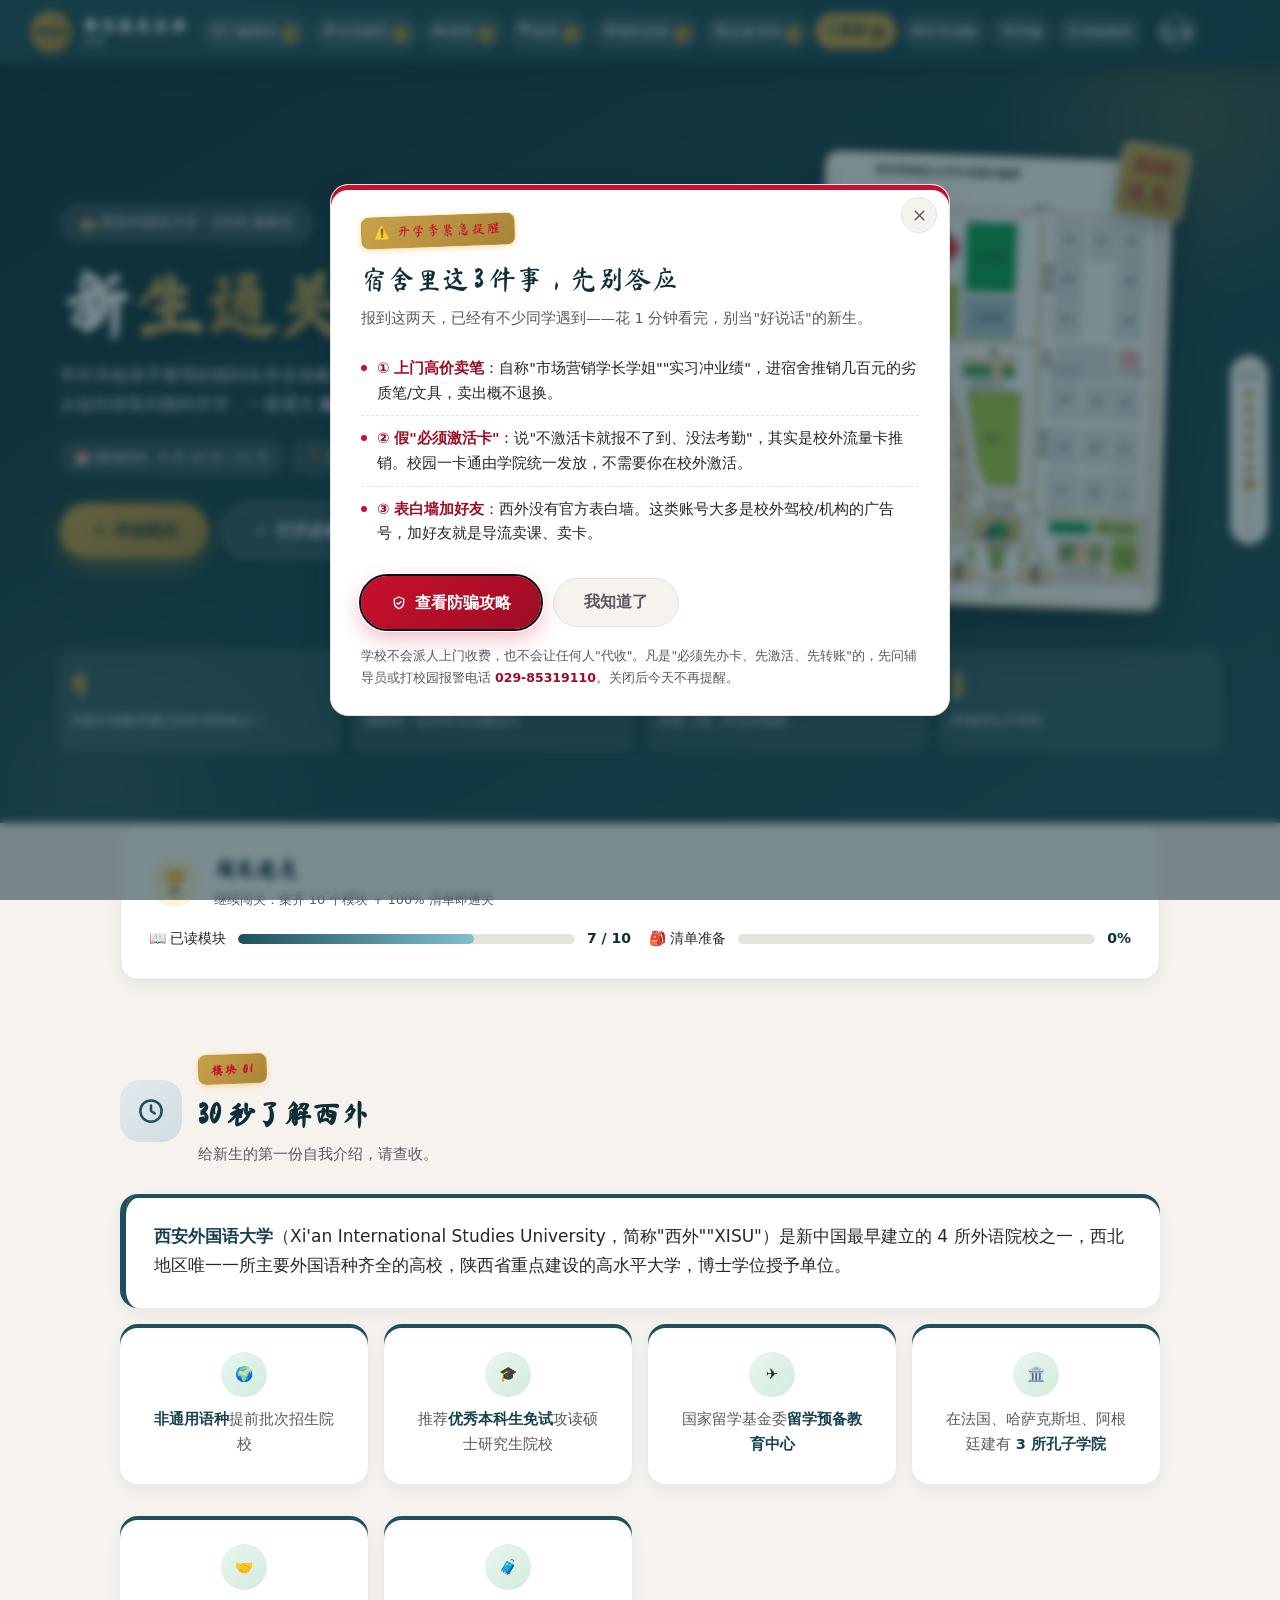
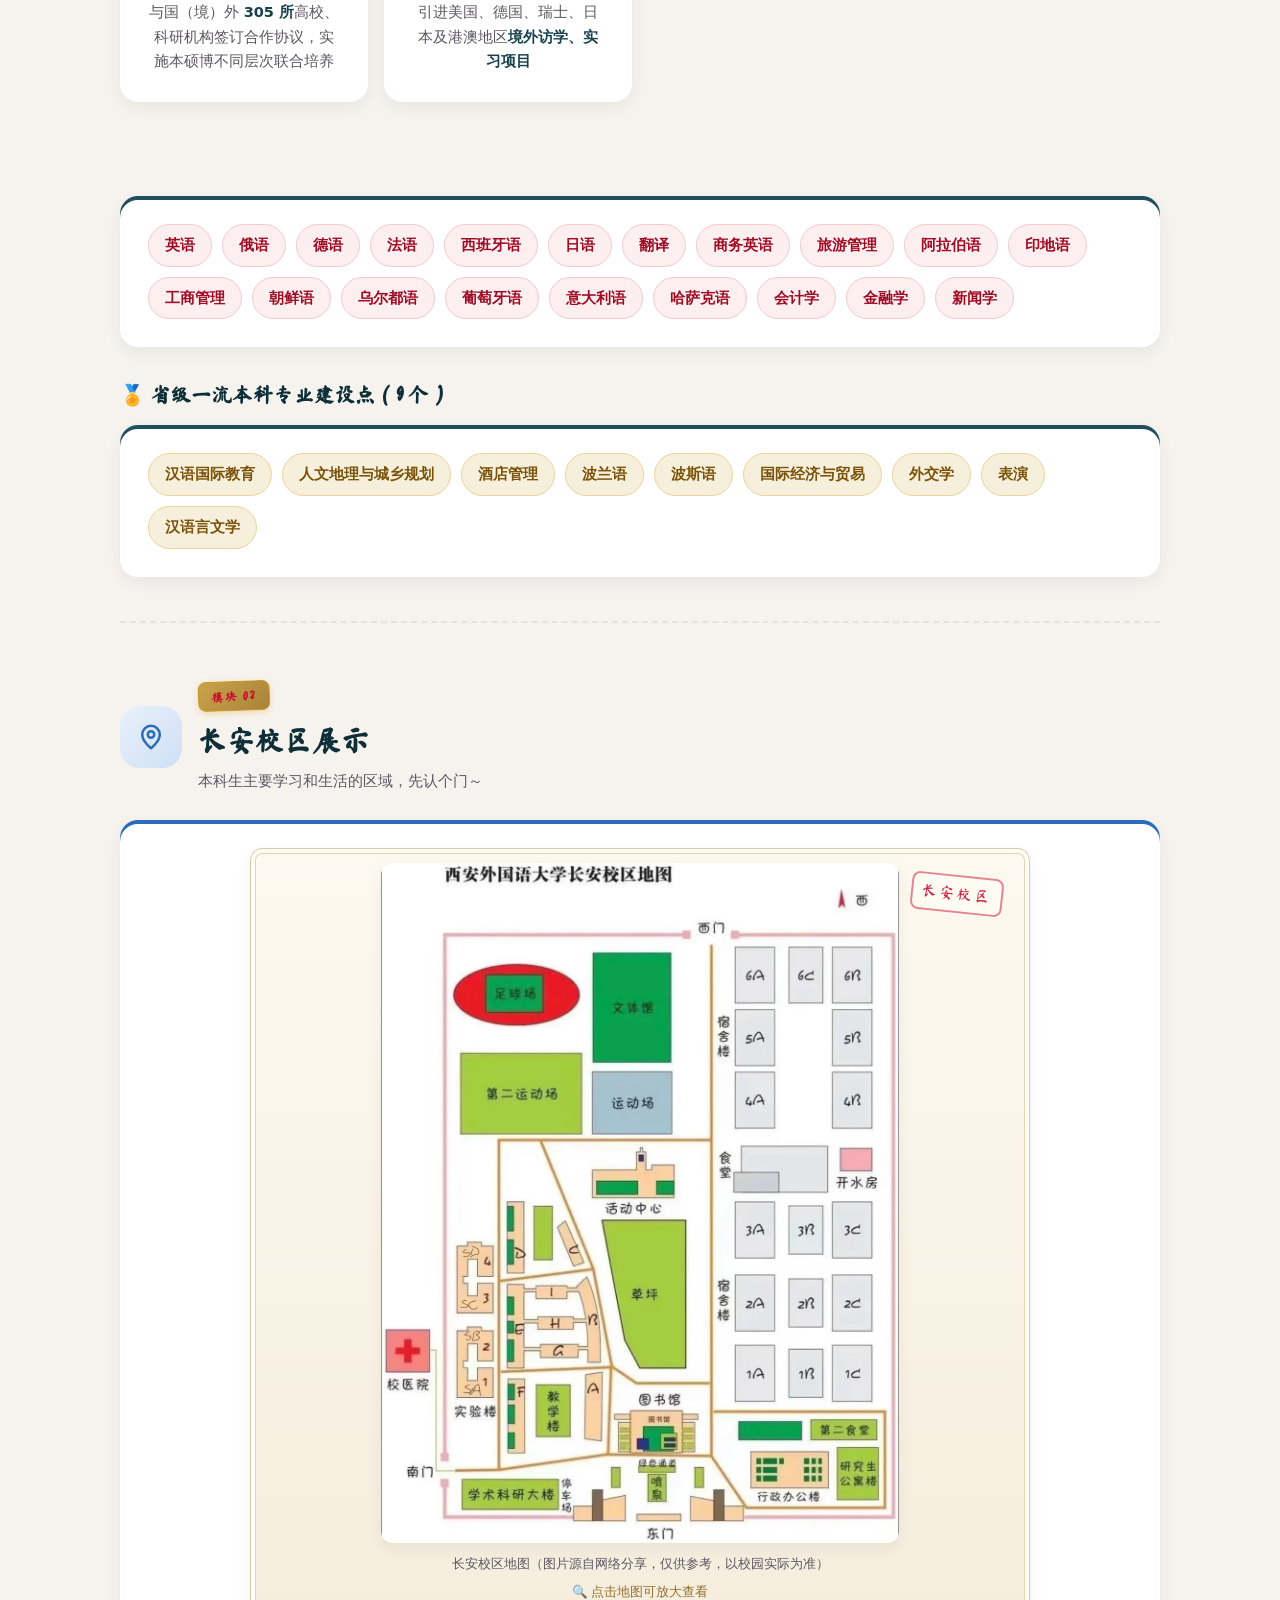
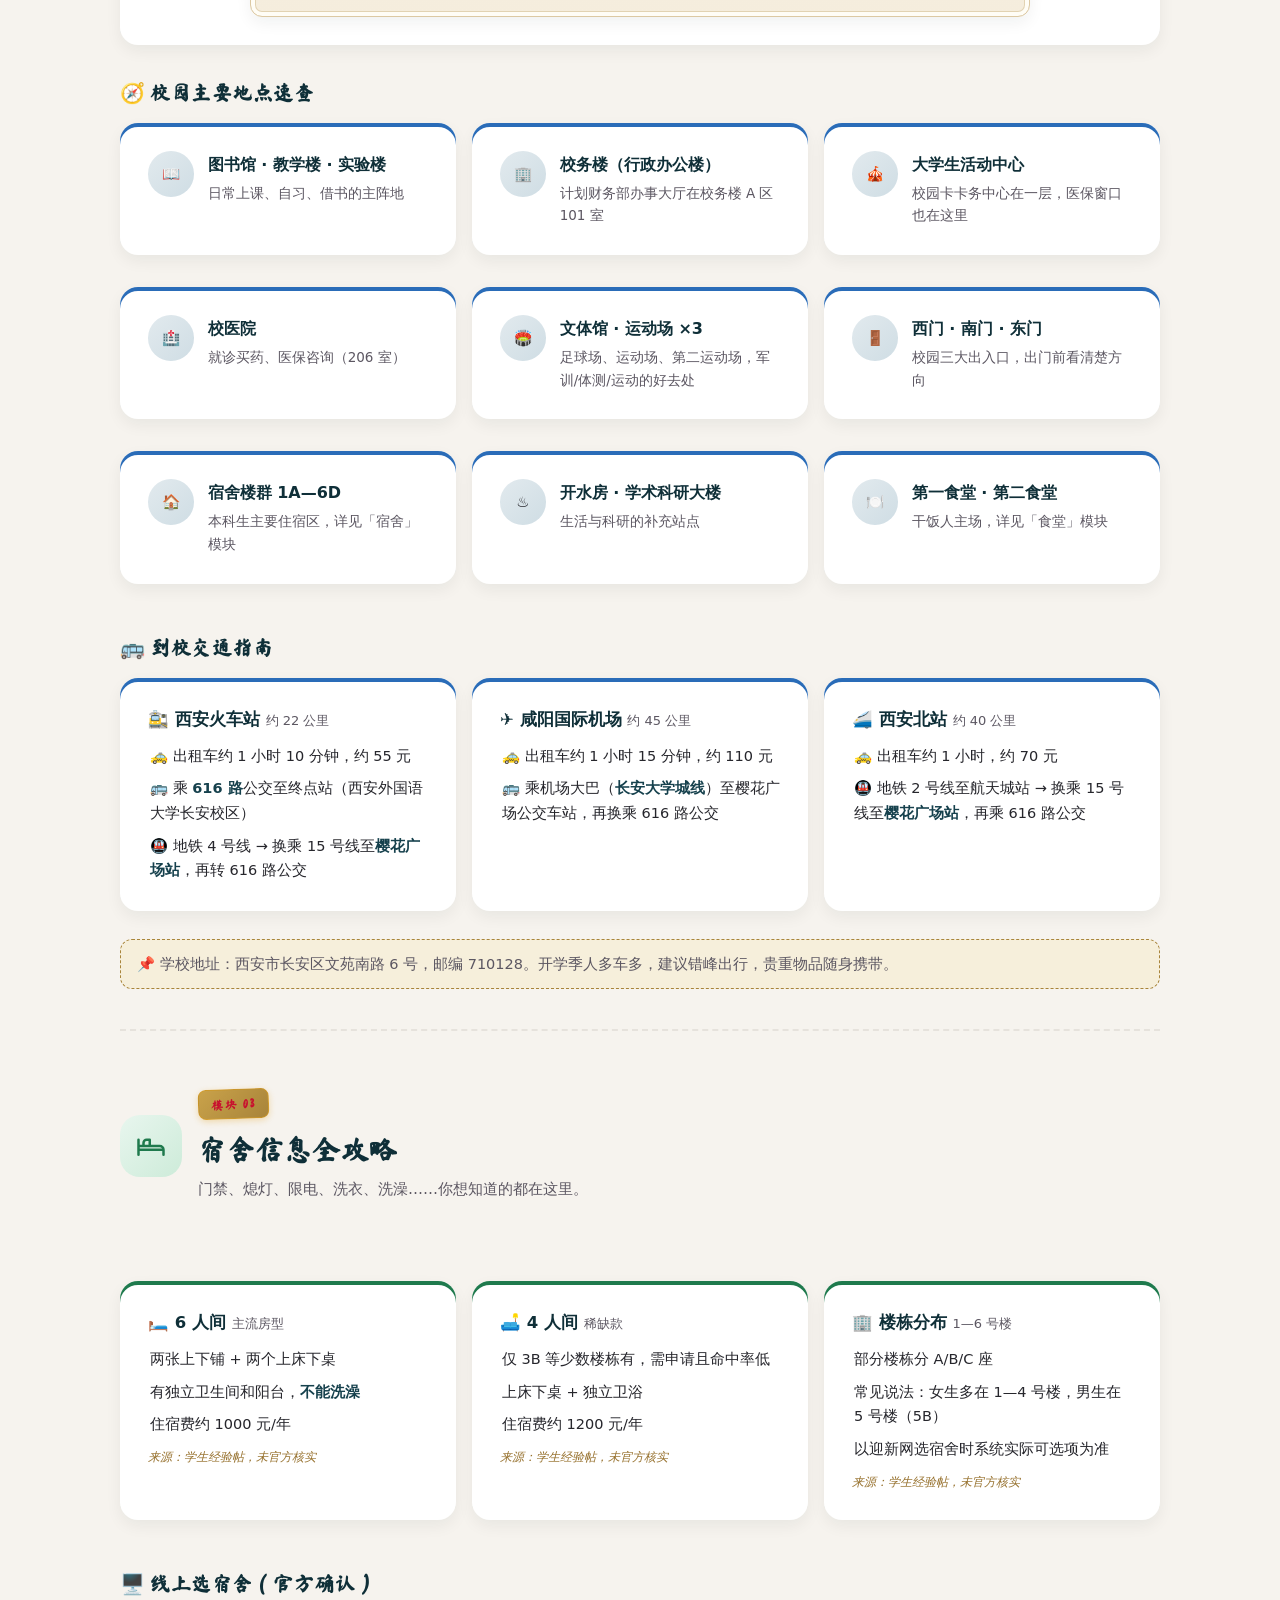
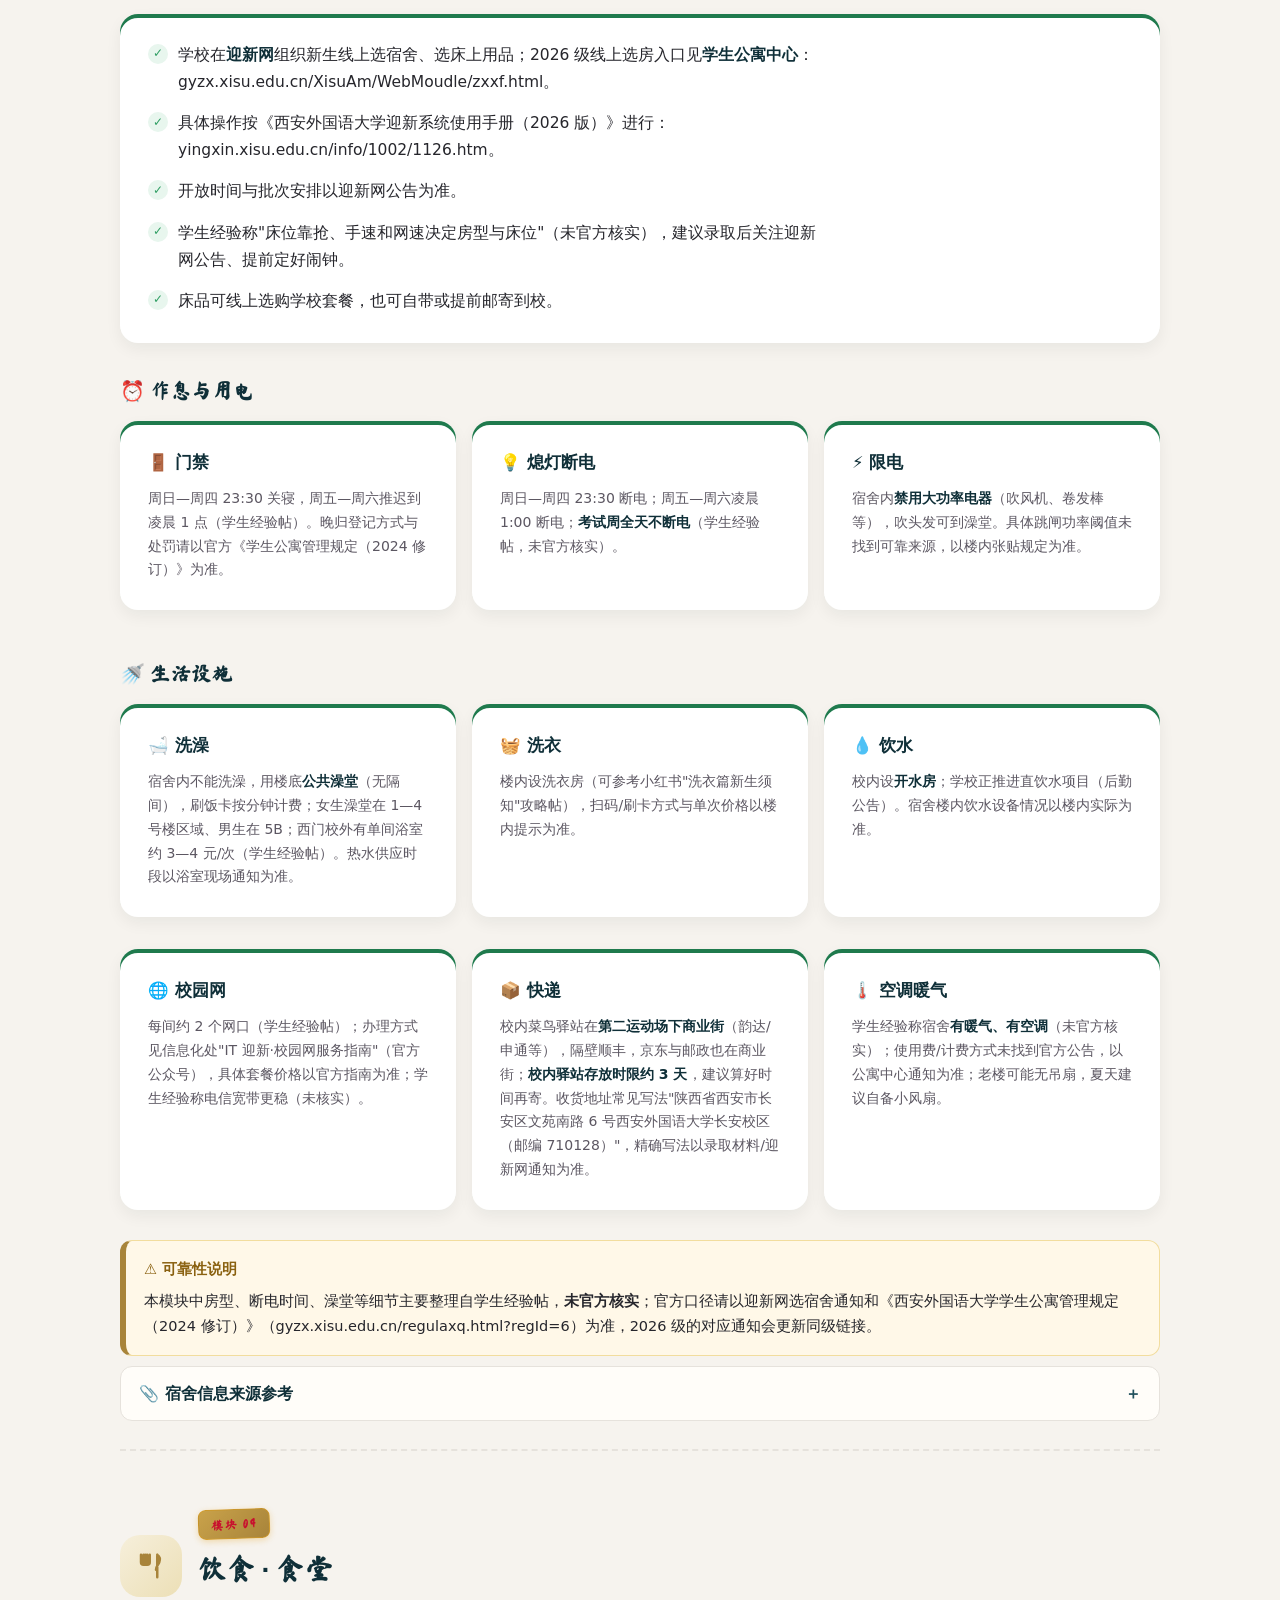
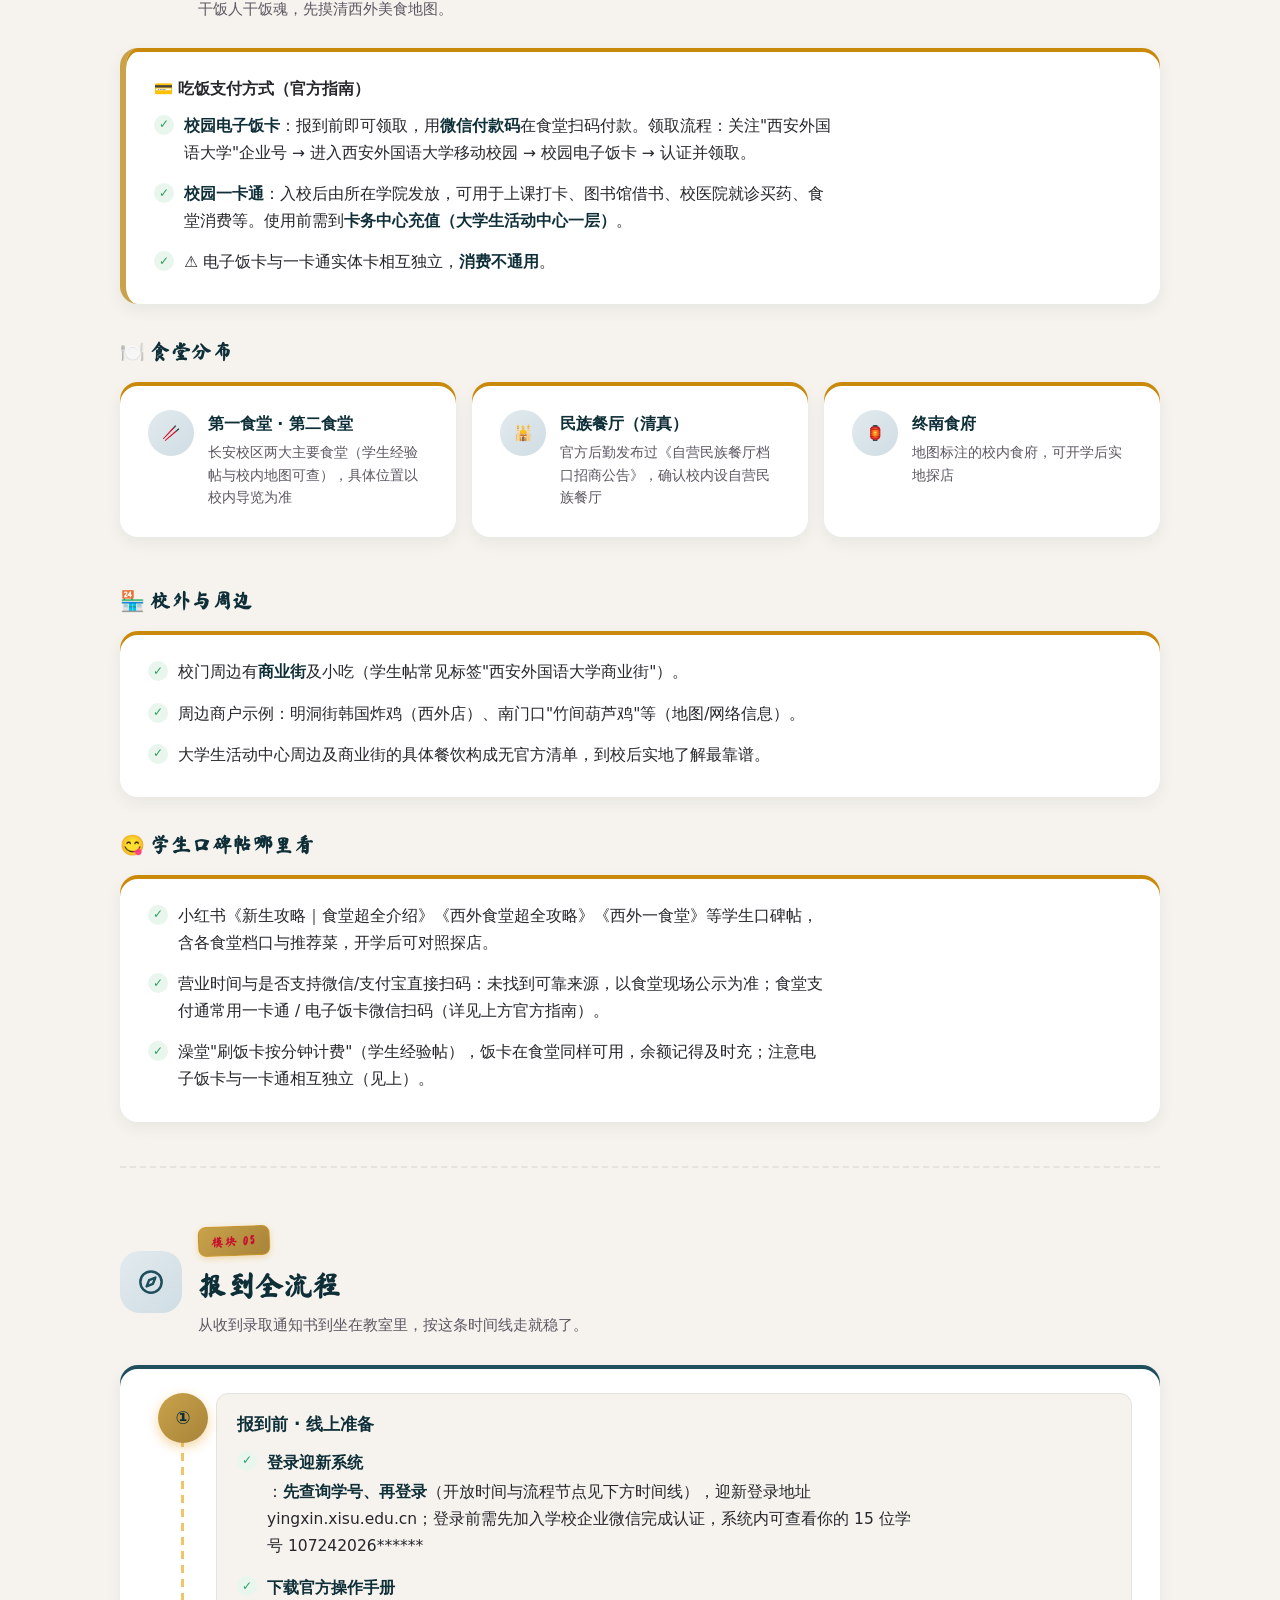
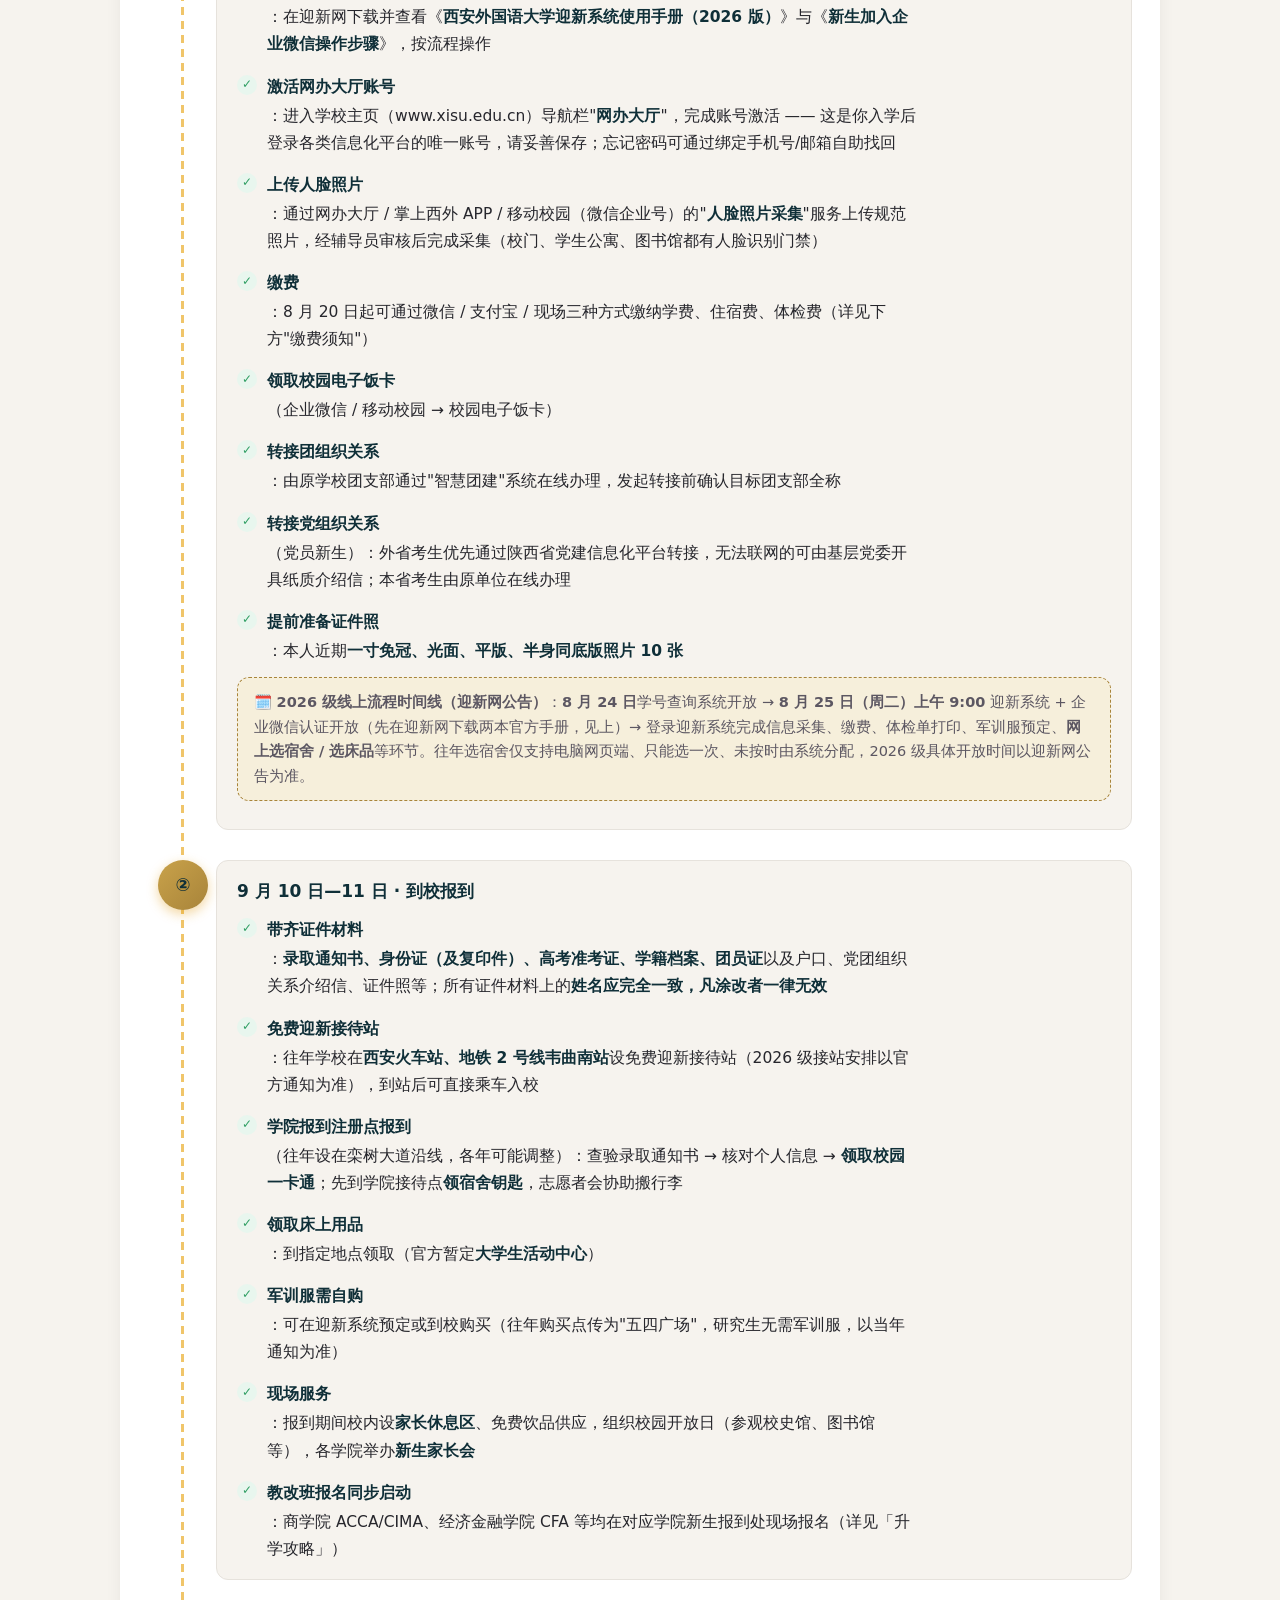
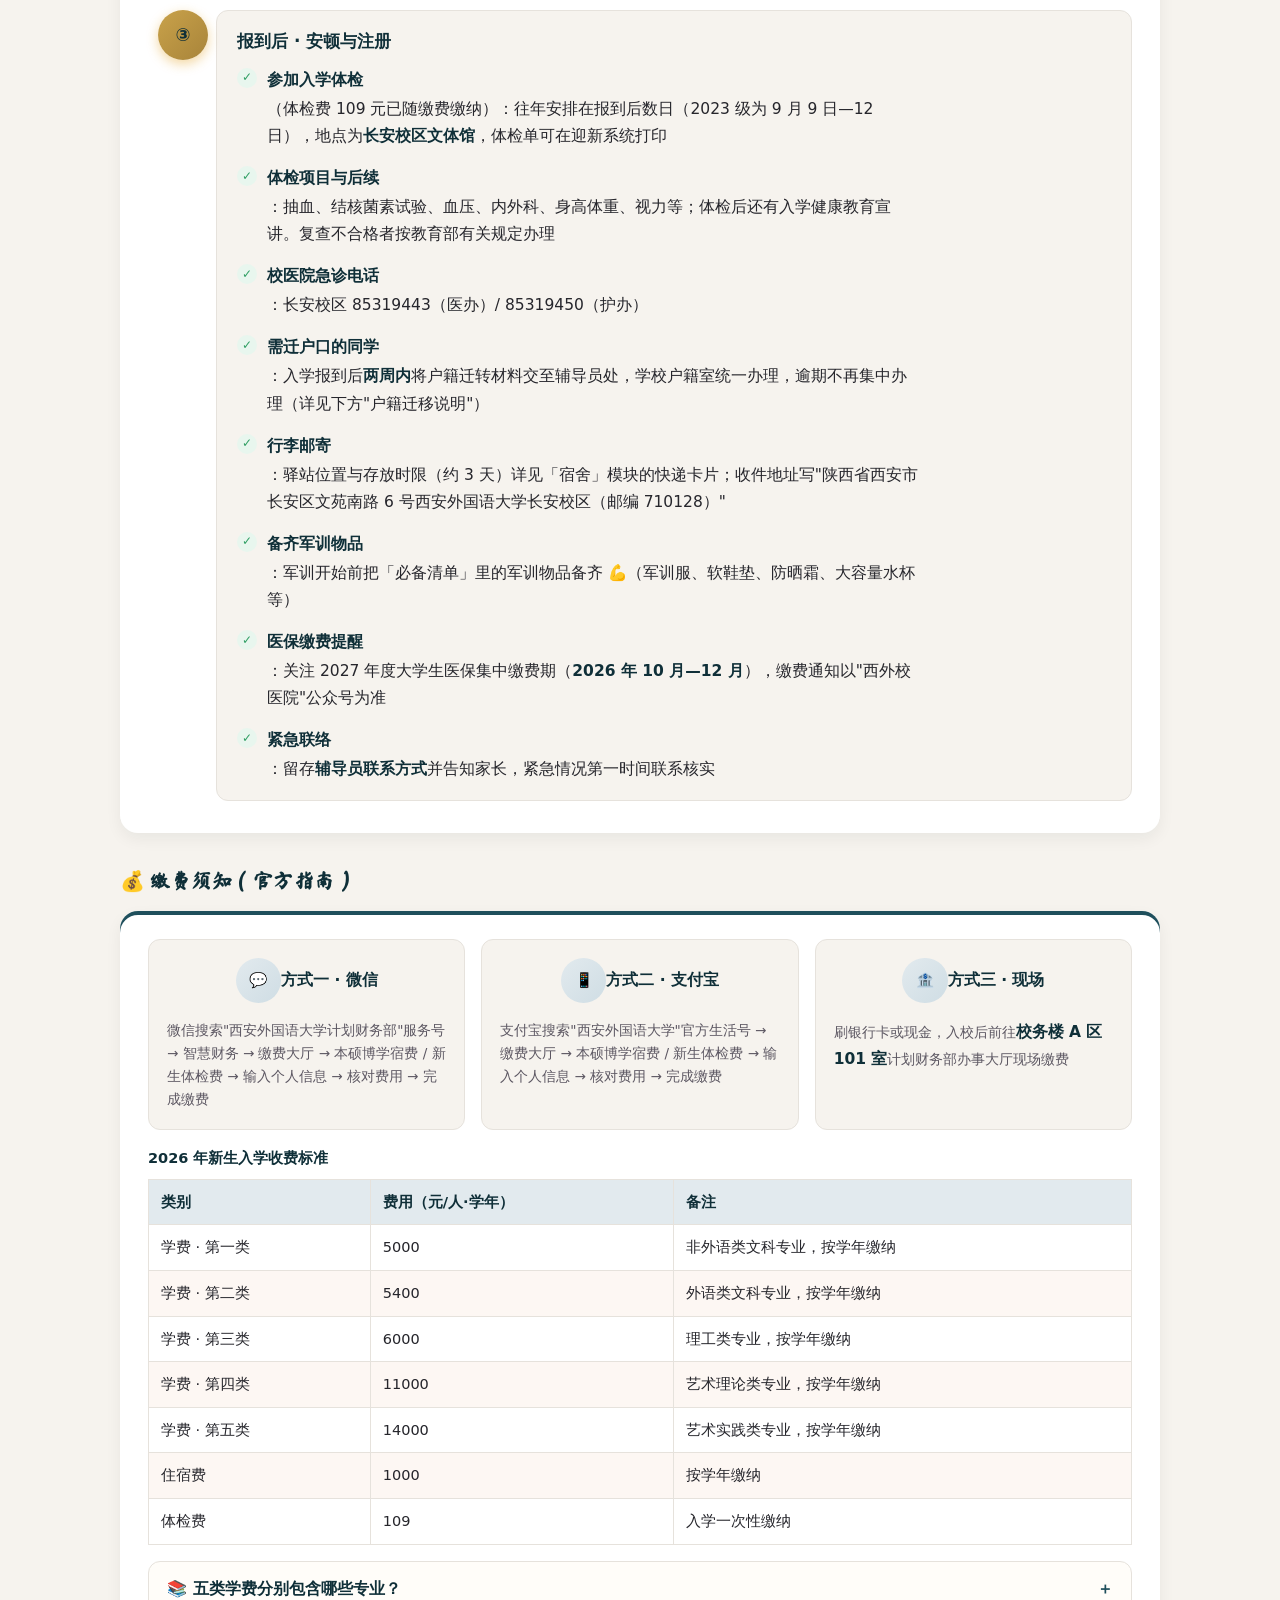
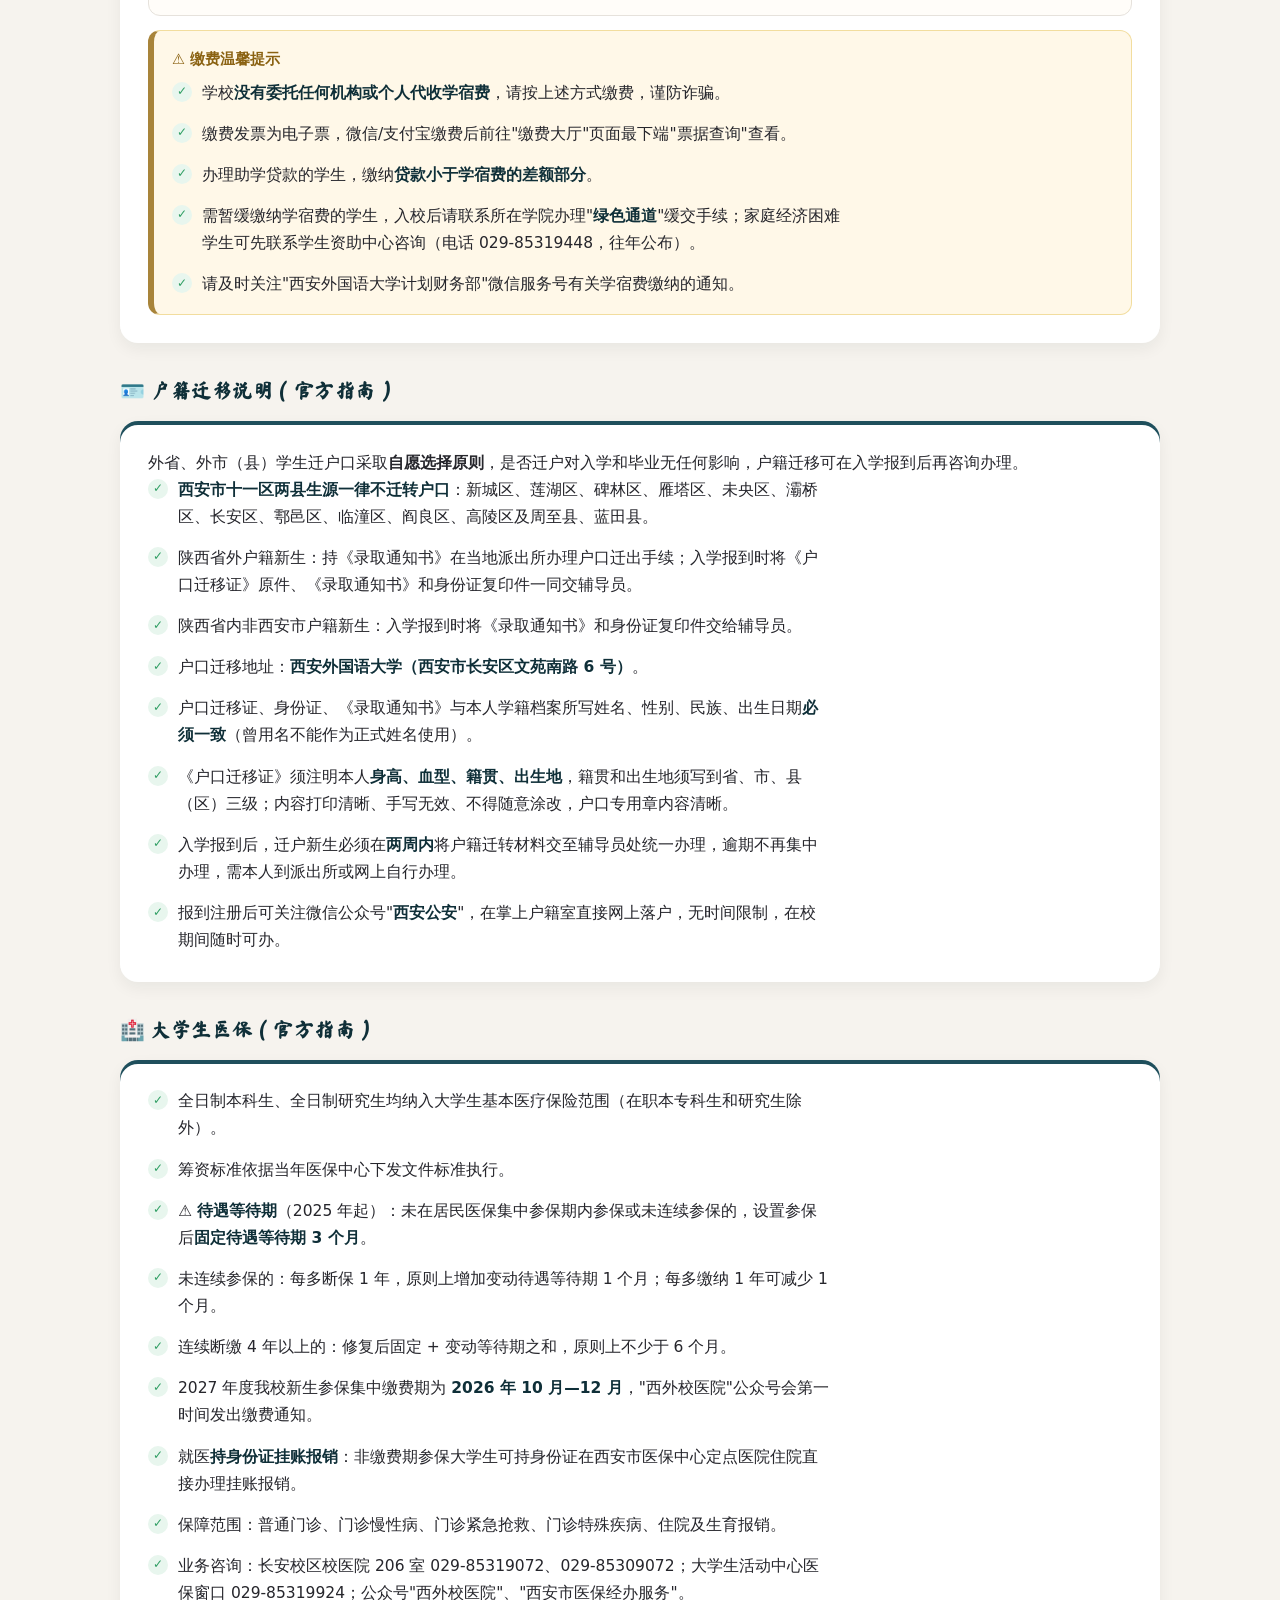
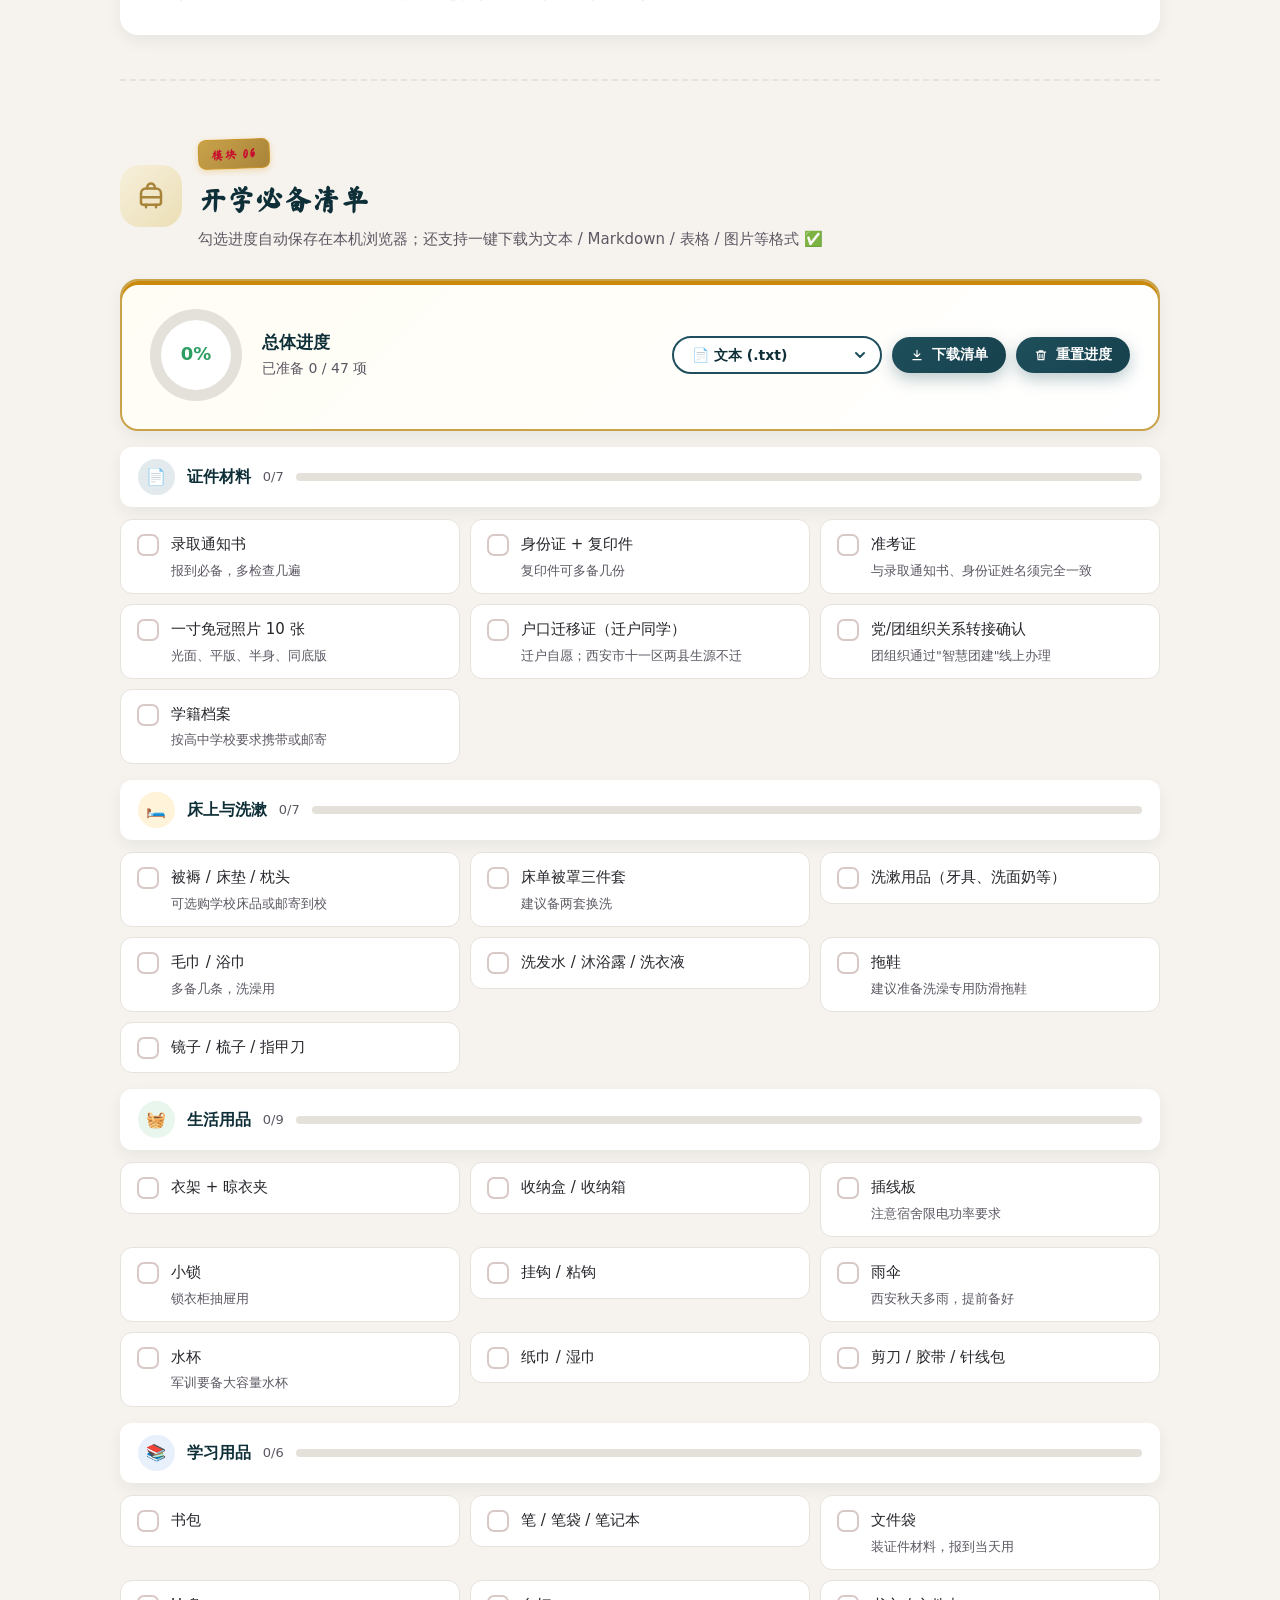
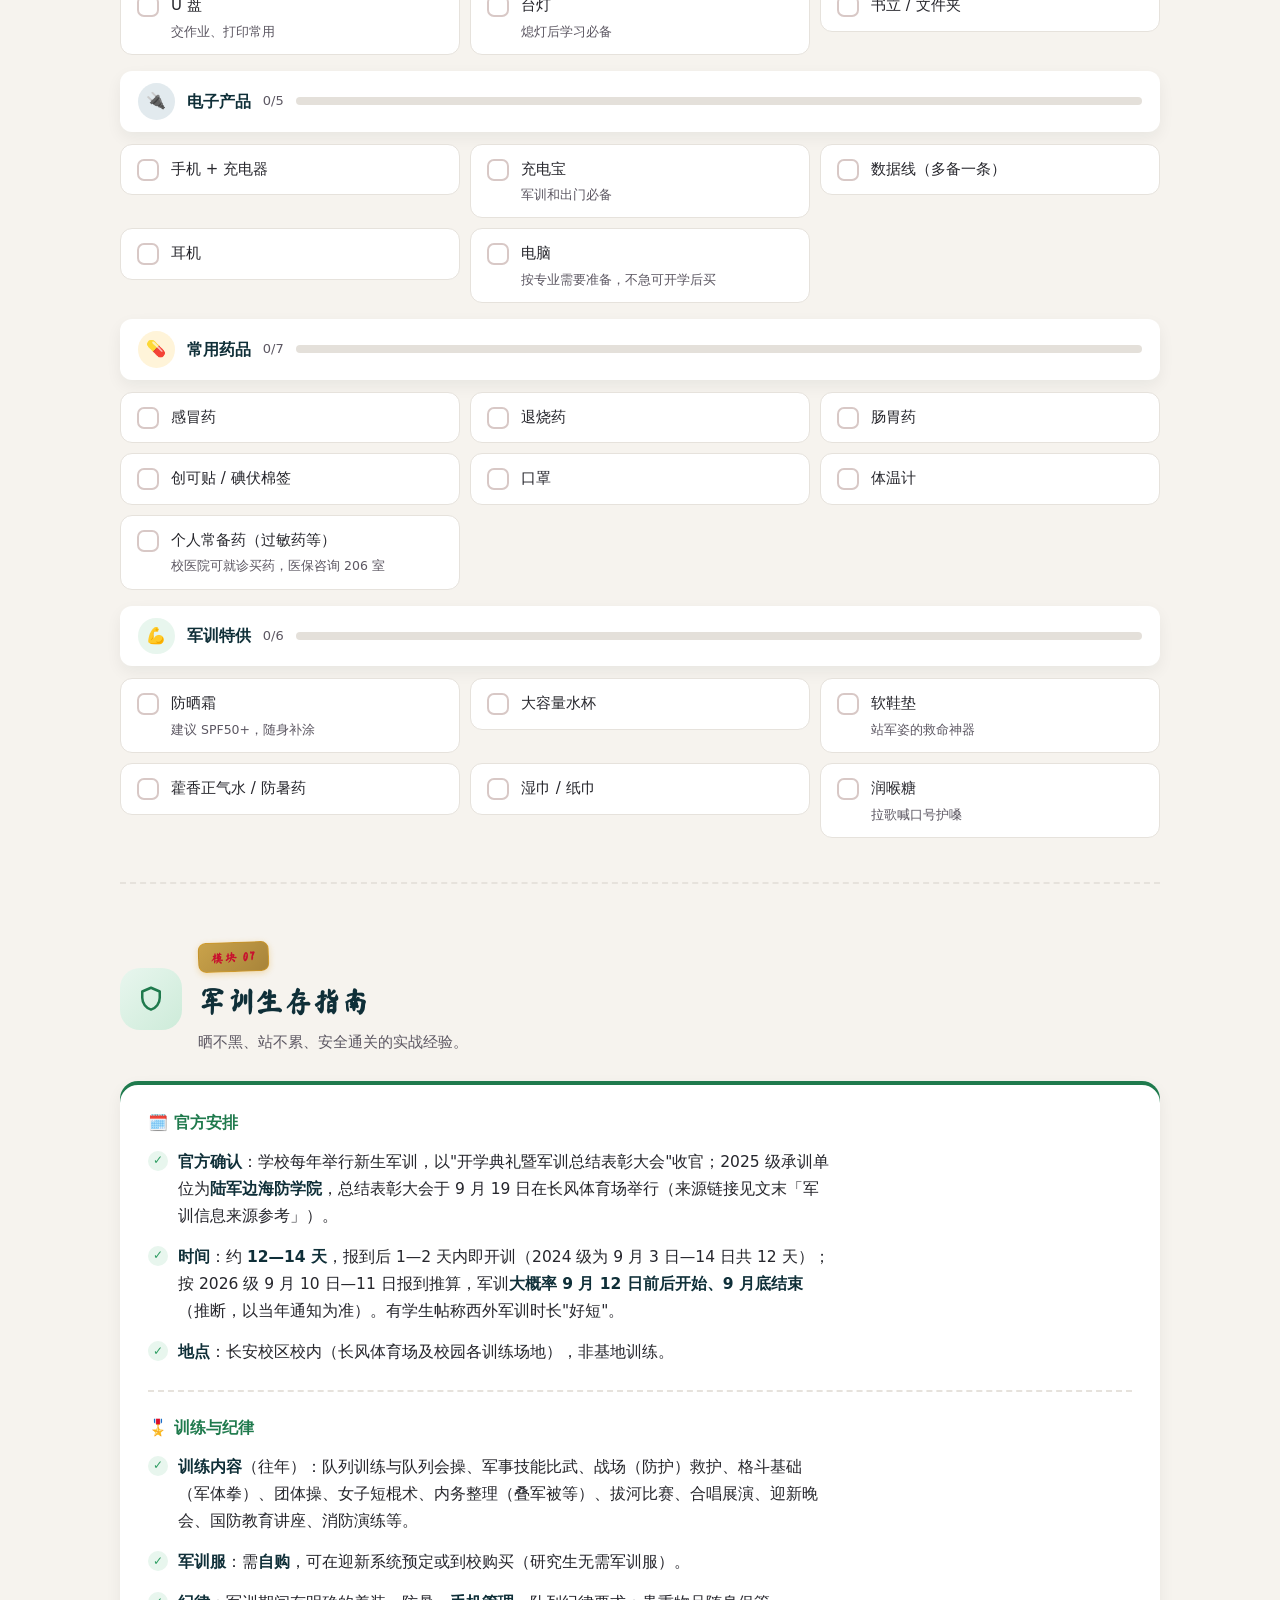
<file: index.html>
<!DOCTYPE html>
<html lang="zh-CN">
<head>
<meta charset="UTF-8">
<meta name="viewport" content="width=device-width, initial-scale=1.0">
<script>
/* 提前应用主题：暗色用户直接以暗色首屏渲染，避免闪白（与 app.js 的 initTheme 同一套存储） */
(function () {
  try {
    var t = localStorage.getItem('xisu2026-theme');
    if (t !== 'dark' && t !== 'light') {
      t = (window.matchMedia && window.matchMedia('(prefers-color-scheme: dark)').matches) ? 'dark' : 'light';
    }
    if (t === 'dark') document.documentElement.setAttribute('data-theme', 'dark');
  } catch (e) {}
})();
</script>
<meta name="theme-color" content="#1f4f5c">
<title>西安外国语大学 · 2026 新生通关宝典</title>
<meta name="description" content="西安外国语大学 2026 级新生通关宝典：30 秒了解西外、长安校区、宿舍、食堂、报到全流程、开学必备清单、军训、教改班与转专业、防骗攻略。">
<!-- 分享卡片（微信/QQ/浏览器等） -->
<meta property="og:type" content="website">
<meta property="og:site_name" content="西外新生通关宝典">
<meta property="og:title" content="西安外国语大学 · 2026 新生通关宝典">
<meta property="og:description" content="30 秒了解西外、长安校区、宿舍、食堂、报到全流程、必备清单、军训、教改班/转专业、防骗攻略。报到时间 9 月 10 日—11 日。">
<meta property="og:url" content="https://xzt1118.github.io/xisu-guide-2026/">
<meta property="og:image" content="https://xzt1118.github.io/xisu-guide-2026/assets/img/og-share.png">
<meta property="og:image:width" content="1200">
<meta property="og:image:height" content="630">
<meta property="og:locale" content="zh_CN">
<meta name="twitter:card" content="summary_large_image">
<!-- 手机添加到主屏幕 -->
<link rel="apple-touch-icon" href="assets/img/apple-touch-icon.png">
<link rel="manifest" href="manifest.webmanifest">
<!-- 展示字体：马善政毛笔楷书（书法体，仅标题，含子集化；不可用时回退系统字体） -->
<link rel="preconnect" href="https://fonts.googleapis.com">
<link rel="preconnect" href="https://fonts.gstatic.com" crossorigin>
<link rel="stylesheet" href="https://fonts.googleapis.com/css2?family=Ma+Shan+Zheng&display=swap">
<link rel="icon" href="data:image/svg+xml,<svg xmlns='http://www.w3.org/2000/svg' viewBox='0 0 100 100'><circle cx='50' cy='50' r='48' fill='%231f4f5c'/><text x='50' y='66' font-size='46' text-anchor='middle'>🎓</text></svg>">
<link rel="stylesheet" href="assets/css/style.css">
<script type="application/ld+json">
{
  "@context": "https://schema.org",
  "@graph": [
    {
      "@type": "WebSite",
      "name": "西安外国语大学 · 2026 新生通关宝典",
      "url": "https://xzt1118.github.io/xisu-guide-2026/",
      "inLanguage": "zh-CN",
      "description": "面向西安外国语大学 2026 级新生的民间整理指南：报到、宿舍、食堂、军训、升学与防骗攻略。"
    },
    {
      "@type": "FAQPage",
      "mainEntity": [
        {
          "@type": "Question",
          "name": "2026 级新生什么时候报到？",
          "acceptedAnswer": { "@type": "Answer", "text": "报到时间为 9 月 10 日、9 月 11 日，地点为西安外国语大学长安校区（西安市长安区文苑南路 6 号）。" }
        },
        {
          "@type": "Question",
          "name": "学费和住宿费怎么缴？",
          "acceptedAnswer": { "@type": "Answer", "text": "8 月 20 日起可通过微信（计划财务部服务号）、支付宝（官方生活号）在线缴费，或到校后在计划财务部办事大厅（校务楼 A 区 101 室）现场缴费；学校不委托任何机构或个人代收学宿费。" }
        },
        {
          "@type": "Question",
          "name": "宿舍几点熄灯断电？",
          "acceptedAnswer": { "@type": "Answer", "text": "据学生经验帖：周日至周四 23:30 断电、周五周六凌晨 1:00 断电、考试周不断电；未官方核实，以《学生公寓管理规定》为准。" }
        },
        {
          "@type": "Question",
          "name": "军训多长时间？",
          "acceptedAnswer": { "@type": "Answer", "text": "往年约 12—14 天，报到后在校内开始（2024 级为 9 月 3—14 日），具体以学校当年通知为准。" }
        },
        {
          "@type": "Question",
          "name": "入学后还能转专业吗？",
          "acceptedAnswer": { "@type": "Answer", "text": "完成第一学年学习后可申请一次转专业；艺术类、中外合作办学、少数民族预科生、外语保送生等特殊招生形式录取的学生不能转；入学时已进卓越班/教改班的视同转过一次专业。" }
        },
        {
          "@type": "Question",
          "name": "有哪些教改班可以报名？",
          "acceptedAnswer": { "@type": "Answer", "text": "商学院会计学 ACCA（80 人）、数字化管理会计 CIMA（35 人），经济金融学院金融学 CFA（约 70 人），日本文化经济学院国际经济与贸易教改班（50 人左右），报到后在各学院新生报到处报名。" }
        },
        {
          "@type": "Question",
          "name": "校园报警电话是多少？",
          "acceptedAnswer": { "@type": "Answer", "text": "校园 24 小时报警电话 029-85319110；安全公众号“平安西外”（Police-XISU）；全国反诈专线 96110。" }
        }
      ]
    }
  ]
}
</script>
</head>
<body>

<!-- 阅读进度条 -->
<div class="read-bar" id="read-bar" aria-hidden="true"></div>

<!-- ======================= 开学季防骗提醒弹窗（每次打开页面弹出，可关闭） ======================= -->
<div id="scam-pop" class="scam-pop modal-layer" role="dialog" aria-modal="true" aria-labelledby="scam-pop-title" aria-describedby="scam-pop-lead" hidden style="display:none">
  <div class="scam-pop-card">
    <button class="scam-pop-close" id="scam-pop-close" type="button" aria-label="关闭提醒">
      <svg viewBox="0 0 24 24" class="ic"><path d="M6 6l12 12M18 6L6 18"/></svg>
    </button>
    <span class="scam-pop-kicker">⚠️ 开学季紧急提醒</span>
    <h2 class="scam-pop-title" id="scam-pop-title">宿舍里这 3 件事，先别答应</h2>
    <p class="scam-pop-lead" id="scam-pop-lead">报到这两天，已经有不少同学遇到——花 1 分钟看完，别当"好说话"的新生。</p>
    <ul class="scam-pop-list">
      <li><b>① 上门高价卖笔</b>：自称"市场营销学长学姐""实习冲业绩"，进宿舍推销几百元的劣质笔/文具，卖出概不退换。</li>
      <li><b>② 假"必须激活卡"</b>：说"不激活卡就报不了到、没法考勤"，其实是校外流量卡推销。校园一卡通由学院统一发放，不需要你在校外激活。</li>
      <li><b>③ 表白墙加好友</b>：西外没有官方表白墙。这类账号大多是校外驾校/机构的广告号，加好友就是导流卖课、卖卡。</li>
    </ul>
    <div class="scam-pop-foot">
      <a class="btn scam-pop-cta" id="scam-pop-cta" href="#scam">
        <svg viewBox="0 0 24 24" class="ic"><path d="M12 3 5 6v5c0 4.5 3 8.2 7 9.5 4-1.3 7-5 7-9.5V6z"/><path d="m9 12 2 2 4-4"/></svg>查看防骗攻略
      </a>
      <button class="btn btn-ghost scam-pop-later" id="scam-pop-later" type="button">我知道了</button>
    </div>
    <p class="scam-pop-tip">学校不会派人上门收费，也不会让任何人"代收"。凡是"必须先办卡、先激活、先转账"的，先问辅导员或打校园报警电话 <b>029-85319110</b>。关闭后今天不再提醒。</p>
  </div>
</div>

<!-- ======================= 顶部导航 ======================= -->
<header class="topbar" id="topbar">
  <div class="topbar-inner">
    <button class="nav-toggle" id="nav-toggle" type="button" aria-label="打开模块菜单" aria-expanded="false" aria-controls="nav">
      <svg viewBox="0 0 24 24" class="ic"><path d="M4 6h16M4 12h16M4 18h16"/></svg>
    </button>
    <a class="brand" href="#top">
      <span class="brand-badge">XISU</span>
      <span class="brand-text">新生通关宝典<small>2026</small></span>
    </a>
    <nav class="nav" id="nav" aria-label="模块导航">
      <div class="drawer-progress" aria-hidden="true">
        <b>🏃 闯关进度</b>
        <div class="dp-row"><span>📖 已读</span><div class="dp-bar"><i id="dp-modules"></i></div><em id="dp-modules-num">0 / 10</em></div>
        <div class="dp-row"><span>🎒 清单</span><div class="dp-bar"><i id="dp-list"></i></div><em id="dp-list-num">0%</em></div>
      </div>
      <a href="#know" class="nav-chip" data-sec="know"><svg viewBox="0 0 24 24" class="ic"><circle cx="12" cy="12" r="8.5"/><path d="M12 7.5V12l3 2"/></svg><span>了解西外</span><i class="chip-done" title="已读" hidden>✓</i></a>
      <a href="#campus" class="nav-chip" data-sec="campus"><svg viewBox="0 0 24 24" class="ic"><path d="M12 21s-7-5.3-7-11a7 7 0 1 1 14 0c0 5.7-7 11-7 11z"/><circle cx="12" cy="10" r="2.6"/></svg><span>长安校区</span><i class="chip-done" title="已读" hidden>✓</i></a>
      <a href="#dorm" class="nav-chip" data-sec="dorm"><svg viewBox="0 0 24 24" class="ic"><path d="M2 19V7M2 15h20v4M2 12h17a3 3 0 0 1 3 3M6 12V9.5A2.5 2.5 0 0 1 8.5 7H11v5"/></svg><span>宿舍</span><i class="chip-done" title="已读" hidden>✓</i></a>
      <a href="#food" class="nav-chip" data-sec="food"><svg viewBox="0 0 24 24" class="ic"><path d="M6 3v8M9 3v8M7.5 3v8M6 11c-1.6 0-2-1-2-2V3M9 11c1.6 0 2-1 2-2V3M17 3v18M17 3c1.8 1.2 2.5 3.4 1.6 6-.7 2-2.6 3-2.6 6"/></svg><span>食堂</span><i class="chip-done" title="已读" hidden>✓</i></a>
      <a href="#checkin" class="nav-chip" data-sec="checkin"><svg viewBox="0 0 24 24" class="ic"><circle cx="12" cy="12" r="8.5"/><path d="m15.5 8.5-2 5-5 2 2-5z"/></svg><span>报到流程</span><i class="chip-done" title="已读" hidden>✓</i></a>
      <a href="#checklist" class="nav-chip" data-sec="checklist"><svg viewBox="0 0 24 24" class="ic"><path d="M4 10a4 4 0 0 1 4-4h8a4 4 0 0 1 4 4v7a2 2 0 0 1-2 2H6a2 2 0 0 1-2-2z"/><path d="M9 6V5a3 3 0 0 1 6 0v1M4 13h16M8 21v-2M16 21v-2"/></svg><span>必备清单</span><span class="nav-progress" id="nav-progress"></span><i class="chip-done" title="已读" hidden>✓</i></a>
      <a href="#military" class="nav-chip" data-sec="military"><svg viewBox="0 0 24 24" class="ic"><path d="M12 3 5 6v5c0 4.5 3 8.2 7 9.5 4-1.3 7-5 7-9.5V6z"/></svg><span>军训</span><i class="chip-done" title="已读" hidden>✓</i></a>
      <a href="#transfer" class="nav-chip" data-sec="transfer"><svg viewBox="0 0 24 24" class="ic"><path d="M12 4 2 9l10 5 10-5z"/><path d="M6 11v5c0 1.5 2.7 3 6 3s6-1.5 6-3v-5"/><path d="M22 9v5"/></svg><span>升学攻略</span><i class="chip-done" title="已读" hidden>✓</i></a>
      <a href="#scam" class="nav-chip" data-sec="scam"><svg viewBox="0 0 24 24" class="ic"><path d="M12 3 5 6v5c0 4.5 3 8.2 7 9.5 4-1.3 7-5 7-9.5V6z"/><path d="m9 12 2 2 4-4"/></svg><span>防骗</span><i class="chip-done" title="已读" hidden>✓</i></a>
      <a href="#services" class="nav-chip" data-sec="services"><svg viewBox="0 0 24 24" class="ic"><path d="M9 18h6M10 21h4"/><path d="M12 3a6 6 0 0 1 4 10.5c-.7.7-1 1.5-1 2.5h-6c0-1-.3-1.8-1-2.5A6 6 0 0 1 12 3z"/></svg><span>校园服务</span><i class="chip-done" title="已读" hidden>✓</i></a>
    </nav>
    <button class="theme-toggle" id="theme-toggle" type="button" aria-label="切换深色模式" aria-pressed="false">
      <svg class="ic ic-moon" viewBox="0 0 24 24"><path d="M21 12.8A9 9 0 1 1 11.2 3a7 7 0 0 0 9.8 9.8z"/></svg>
      <svg class="ic ic-sun" viewBox="0 0 24 24" hidden><circle cx="12" cy="12" r="4"/><path d="M12 2v2M12 20v2M4.9 4.9l1.4 1.4M17.7 17.7l1.4 1.4M2 12h2M20 12h2M4.9 19.1l1.4-1.4M17.7 6.3l1.4-1.4"/></svg>
    </button>
  </div>
  <div class="nav-backdrop" id="nav-backdrop" hidden></div>
</header>

<!-- ======================= 首屏 ======================= -->
<section class="hero" id="top">
  <div class="hero-deco hero-deco-1"></div>
  <div class="hero-deco hero-deco-2"></div>
  <div class="hero-inner">
    <div class="hero-copy">
      <p class="hero-badge">🏫 西安外国语大学 · 2026 级新生</p>
      <h1 class="hero-title">新生<span>通关宝典</span></h1>
      <p class="hero-sub">学长学姐亲手整理的报到生存全攻略<br>从收到录取到顺利开学，一册通关 💌</p>
      <div class="hero-chips">
        <span class="hero-chip">📅 报到时间：9 月 10 日—11 日</span>
        <span class="hero-chip">📍 长安校区 · 文苑南路 6 号</span>
        <span class="hero-chip hero-countdown" id="hero-countdown">⏳ 距报到还有…天</span>
      </div>
      <div class="hero-actions">
        <a class="btn btn-gold" href="#know"><svg viewBox="0 0 24 24" class="ic"><path d="M5 12h14M13 6l6 6-6 6"/></svg>开始闯关</a>
        <a class="btn btn-ghost" href="#checklist"><svg viewBox="0 0 24 24" class="ic"><path d="m5 12 5 5 9-11"/></svg>打开必备清单</a>
        <button class="btn btn-ghost" id="share-btn" type="button"><svg viewBox="0 0 24 24" class="ic"><path d="M12 3v12M8 7l4-4 4 4"/><path d="M5 11v9a1 1 0 0 0 1 1h12a1 1 0 0 0 1-1v-9"/></svg>分享给同学</button>
      </div>
    </div>
    <div class="hero-visual" aria-hidden="true">
      <div class="hero-map-card">
        <img src="assets/img/campus-map.webp" alt="" width="1080" height="1416" loading="lazy" decoding="async">
        <span class="hero-seal">2026<br>通关</span>
      </div>
    </div>
    <div class="hero-stats">
      <div class="stat"><b data-count="4">0</b><span>所新中国最早建立的外语院校之一</span></div>
      <div class="stat"><b data-count="20">0</b><span>国家级一流本科专业建设点</span></div>
      <div class="stat"><b data-count="305">0</b><span>所国（境）外合作院校</span></div>
      <div class="stat"><b data-count="3">0</b><span>所海外孔子学院</span></div>
    </div>
  </div>
</section>

<main>

<!-- ======================= 闯关进度总览 ======================= -->
<div class="card quest-card" id="quest-card">
  <div class="quest-head">
    <span class="quest-emoji emoji-orb orb-gold">🏆</span>
    <div class="quest-titles">
      <b>闯关进度</b>
      <span class="quest-state" id="quest-state">正在闯关中…</span>
    </div>
  </div>
  <div class="quest-row">
    <div class="quest-item">
      <span class="quest-label">📖 已读模块</span>
      <div class="quest-bar"><i id="quest-modules"></i></div>
      <span class="quest-num" id="quest-modules-num">0 / 10</span>
    </div>
    <div class="quest-item">
      <span class="quest-label">🎒 清单准备</span>
      <div class="quest-bar"><i id="quest-list"></i></div>
      <span class="quest-num" id="quest-list-num">0%</span>
    </div>
  </div>
</div>

<!-- ======================= 模块 01：30秒了解西外 ======================= -->
<section class="section" id="know">
  <div class="section-head">
    <span class="section-icon icon-red"><svg viewBox="0 0 24 24" class="ic"><circle cx="12" cy="12" r="8.5"/><path d="M12 7.5V12l3 2"/></svg></span>
    <div>
      <span class="section-kicker">模块 01</span>
      <h2>30 秒了解西外</h2>
      <p class="section-desc">给新生的第一份自我介绍，请查收。</p>
    </div>
  </div>

  <div class="card intro-card">
    <p class="intro-line"><b>西安外国语大学</b>（Xi'an International Studies University，简称"西外""XISU"）是新中国最早建立的 4 所外语院校之一，西北地区唯一一所主要外国语种齐全的高校，陕西省重点建设的高水平大学，博士学位授予单位。</p>
  </div>

  <div class="grid grid-4">
    <div class="card fact-card"><span class="fact-emoji">🌍</span><p><b>非通用语种</b>提前批次招生院校</p></div>
    <div class="card fact-card"><span class="fact-emoji">🎓</span><p>推荐<b>优秀本科生免试</b>攻读硕士研究生院校</p></div>
    <div class="card fact-card"><span class="fact-emoji">✈️</span><p>国家留学基金委<b>留学预备教育中心</b></p></div>
    <div class="card fact-card"><span class="fact-emoji">🏛️</span><p>在法国、哈萨克斯坦、阿根廷建有 <b>3 所孔子学院</b></p></div>
    <div class="card fact-card"><span class="fact-emoji">🤝</span><p>与国（境）外 <b>305 所</b>高校、科研机构签订合作协议，实施本硕博不同层次联合培养</p></div>
    <div class="card fact-card"><span class="fact-emoji">🧳</span><p>引进美国、德国、瑞士、日本及港澳地区<b>境外访学、实习项目</b></p></div>
  </div>

  <h3 class="sub-title">🌟 国家级一流本科专业建设点（20 个）</h3>
  <div class="card tag-cloud">
    <span class="tag tag-red">英语</span><span class="tag tag-red">俄语</span><span class="tag tag-red">德语</span><span class="tag tag-red">法语</span><span class="tag tag-red">西班牙语</span><span class="tag tag-red">日语</span><span class="tag tag-red">翻译</span><span class="tag tag-red">商务英语</span><span class="tag tag-red">旅游管理</span><span class="tag tag-red">阿拉伯语</span><span class="tag tag-red">印地语</span><span class="tag tag-red">工商管理</span><span class="tag tag-red">朝鲜语</span><span class="tag tag-red">乌尔都语</span><span class="tag tag-red">葡萄牙语</span><span class="tag tag-red">意大利语</span><span class="tag tag-red">哈萨克语</span><span class="tag tag-red">会计学</span><span class="tag tag-red">金融学</span><span class="tag tag-red">新闻学</span>
  </div>

  <h3 class="sub-title">🏅 省级一流本科专业建设点（9 个）</h3>
  <div class="card tag-cloud">
    <span class="tag tag-soft">汉语国际教育</span><span class="tag tag-soft">人文地理与城乡规划</span><span class="tag tag-soft">酒店管理</span><span class="tag tag-soft">波兰语</span><span class="tag tag-soft">波斯语</span><span class="tag tag-soft">国际经济与贸易</span><span class="tag tag-soft">外交学</span><span class="tag tag-soft">表演</span><span class="tag tag-soft">汉语言文学</span>
  </div>
</section>

<!-- ======================= 模块 02：长安校区 ======================= -->
<section class="section" id="campus">
  <div class="section-head">
    <span class="section-icon icon-blue"><svg viewBox="0 0 24 24" class="ic"><path d="M12 21s-7-5.3-7-11a7 7 0 1 1 14 0c0 5.7-7 11-7 11z"/><circle cx="12" cy="10" r="2.6"/></svg></span>
    <div>
      <span class="section-kicker">模块 02</span>
      <h2>长安校区展示</h2>
      <p class="section-desc">本科生主要学习和生活的区域，先认个门～</p>
    </div>
  </div>

  <div class="card">
    <figure class="map-figure">
      <img src="assets/img/campus-map.webp" alt="西安外国语大学长安校区地图" width="1080" height="1416" loading="lazy" decoding="async">
      <figcaption>长安校区地图（图片源自网络分享，仅供参考，以校园实际为准）<span class="map-hint">🔍 点击地图可放大查看</span></figcaption>
    </figure>
  </div>

  <h3 class="sub-title">🧭 校园主要地点速查</h3>
  <div class="grid grid-3">
    <div class="card place-card"><span class="place-emoji">📖</span><div><b>图书馆 · 教学楼 · 实验楼</b><p>日常上课、自习、借书的主阵地</p></div></div>
    <div class="card place-card"><span class="place-emoji">🏢</span><div><b>校务楼（行政办公楼）</b><p>计划财务部办事大厅在校务楼 A 区 101 室</p></div></div>
    <div class="card place-card"><span class="place-emoji">🎪</span><div><b>大学生活动中心</b><p>校园卡卡务中心在一层，医保窗口也在这里</p></div></div>
    <div class="card place-card"><span class="place-emoji">🏥</span><div><b>校医院</b><p>就诊买药、医保咨询（206 室）</p></div></div>
    <div class="card place-card"><span class="place-emoji">🏟️</span><div><b>文体馆 · 运动场 ×3</b><p>足球场、运动场、第二运动场，军训/体测/运动的好去处</p></div></div>
    <div class="card place-card"><span class="place-emoji">🚪</span><div><b>西门 · 南门 · 东门</b><p>校园三大出入口，出门前看清楚方向</p></div></div>
    <div class="card place-card"><span class="place-emoji">🏠</span><div><b>宿舍楼群 1A—6D</b><p>本科生主要住宿区，详见「宿舍」模块</p></div></div>
    <div class="card place-card"><span class="place-emoji">♨️</span><div><b>开水房 · 学术科研大楼</b><p>生活与科研的补充站点</p></div></div>
    <div class="card place-card"><span class="place-emoji">🍽️</span><div><b>第一食堂 · 第二食堂</b><p>干饭人主场，详见「食堂」模块</p></div></div>
  </div>

  <h3 class="sub-title">🚌 到校交通指南</h3>
  <div class="grid grid-3">
    <div class="card route-card">
      <div class="route-head">🚉 西安火车站 <small>约 22 公里</small></div>
      <ul class="route-list">
        <li>🚕 出租车约 1 小时 10 分钟，约 55 元</li>
        <li>🚌 乘 <b>616 路</b>公交至终点站（西安外国语大学长安校区）</li>
        <li>🚇 地铁 4 号线 → 换乘 15 号线至<b>樱花广场站</b>，再转 616 路公交</li>
      </ul>
    </div>
    <div class="card route-card">
      <div class="route-head">✈️ 咸阳国际机场 <small>约 45 公里</small></div>
      <ul class="route-list">
        <li>🚕 出租车约 1 小时 15 分钟，约 110 元</li>
        <li>🚌 乘机场大巴（<b>长安大学城线</b>）至樱花广场公交车站，再换乘 616 路公交</li>
      </ul>
    </div>
    <div class="card route-card">
      <div class="route-head">🚄 西安北站 <small>约 40 公里</small></div>
      <ul class="route-list">
        <li>🚕 出租车约 1 小时，约 70 元</li>
        <li>🚇 地铁 2 号线至航天城站 → 换乘 15 号线至<b>樱花广场站</b>，再乘 616 路公交</li>
      </ul>
    </div>
  </div>
  <p class="tip">📌 学校地址：西安市长安区文苑南路 6 号，邮编 710128。开学季人多车多，建议错峰出行，贵重物品随身携带。</p>
</section>

<!-- ======================= 模块 03：宿舍 ======================= -->
<section class="section" id="dorm">
  <div class="section-head">
    <span class="section-icon icon-green"><svg viewBox="0 0 24 24" class="ic"><path d="M2 19V7M2 15h20v4M2 12h17a3 3 0 0 1 3 3M6 12V9.5A2.5 2.5 0 0 1 8.5 7H11v5"/></svg></span>
    <div>
      <span class="section-kicker">模块 03</span>
      <h2>宿舍信息全攻略</h2>
      <p class="section-desc">门禁、熄灯、限电、洗衣、洗澡……你想知道的都在这里。</p>
    </div>
  </div>
  <h3 class="sub-title">🏠 宿舍房型速览</h3>
  <div class="grid grid-3">
    <div class="card dorm-card">
      <div class="route-head">🛏️ 6 人间 <small>主流房型</small></div>
      <ul class="route-list">
        <li>两张上下铺 + 两个上床下桌</li>
        <li>有独立卫生间和阳台，<b>不能洗澡</b></li>
        <li>住宿费约 1000 元/年</li>
      </ul>
      <p class="src-note">来源：学生经验帖，未官方核实</p>
    </div>
    <div class="card dorm-card">
      <div class="route-head">🛋️ 4 人间 <small>稀缺款</small></div>
      <ul class="route-list">
        <li>仅 3B 等少数楼栋有，需申请且命中率低</li>
        <li>上床下桌 + 独立卫浴</li>
        <li>住宿费约 1200 元/年</li>
      </ul>
      <p class="src-note">来源：学生经验帖，未官方核实</p>
    </div>
    <div class="card dorm-card">
      <div class="route-head">🏢 楼栋分布 <small>1—6 号楼</small></div>
      <ul class="route-list">
        <li>部分楼栋分 A/B/C 座</li>
        <li>常见说法：女生多在 1—4 号楼，男生在 5 号楼（5B）</li>
        <li>以迎新网选宿舍时系统实际可选项为准</li>
      </ul>
      <p class="src-note">来源：学生经验帖，未官方核实</p>
    </div>
  </div>

  <h3 class="sub-title">🖥️ 线上选宿舍（官方确认）</h3>
  <div class="card">
    <ul class="tick-list">
      <li>学校在<b>迎新网</b>组织新生线上选宿舍、选床上用品；2026 级线上选房入口见<b>学生公寓中心</b>：gyzx.xisu.edu.cn/XisuAm/WebMoudle/zxxf.html。</li>
      <li>具体操作按《西安外国语大学迎新系统使用手册（2026 版）》进行：yingxin.xisu.edu.cn/info/1002/1126.htm。</li>
      <li>开放时间与批次安排以迎新网公告为准。</li>
      <li>学生经验称"床位靠抢、手速和网速决定房型与床位"（未官方核实），建议录取后关注迎新网公告、提前定好闹钟。</li>
      <li>床品可线上选购学校套餐，也可自带或提前邮寄到校。</li>
    </ul>
  </div>

  <h3 class="sub-title">⏰ 作息与用电</h3>
  <div class="grid grid-3">
    <div class="card dorm-card">
      <div class="route-head">🚪 门禁</div>
      <p class="dorm-detail">周日—周四 23:30 关寝，周五—周六推迟到凌晨 1 点（学生经验帖）。晚归登记方式与处罚请以官方《学生公寓管理规定（2024 修订）》为准。</p>
    </div>
    <div class="card dorm-card">
      <div class="route-head">💡 熄灯断电</div>
      <p class="dorm-detail">周日—周四 23:30 断电；周五—周六凌晨 1:00 断电；<b>考试周全天不断电</b>（学生经验帖，未官方核实）。</p>
    </div>
    <div class="card dorm-card">
      <div class="route-head">⚡ 限电</div>
      <p class="dorm-detail">宿舍内<b>禁用大功率电器</b>（吹风机、卷发棒等），吹头发可到澡堂。具体跳闸功率阈值未找到可靠来源，以楼内张贴规定为准。</p>
    </div>
  </div>

  <h3 class="sub-title">🚿 生活设施</h3>
  <div class="grid grid-3">
    <div class="card dorm-card">
      <div class="route-head">🛁 洗澡</div>
      <p class="dorm-detail">宿舍内不能洗澡，用楼底<b>公共澡堂</b>（无隔间），刷饭卡按分钟计费；女生澡堂在 1—4 号楼区域、男生在 5B；西门校外有单间浴室约 3—4 元/次（学生经验帖）。热水供应时段以浴室现场通知为准。</p>
    </div>
    <div class="card dorm-card">
      <div class="route-head">🧺 洗衣</div>
      <p class="dorm-detail">楼内设洗衣房（可参考小红书"洗衣篇新生须知"攻略帖），扫码/刷卡方式与单次价格以楼内提示为准。</p>
    </div>
    <div class="card dorm-card">
      <div class="route-head">💧 饮水</div>
      <p class="dorm-detail">校内设<b>开水房</b>；学校正推进直饮水项目（后勤公告）。宿舍楼内饮水设备情况以楼内实际为准。</p>
    </div>
    <div class="card dorm-card">
      <div class="route-head">🌐 校园网</div>
      <p class="dorm-detail">每间约 2 个网口（学生经验帖）；办理方式见信息化处"IT 迎新·校园网服务指南"（官方公众号），具体套餐价格以官方指南为准；学生经验称电信宽带更稳（未核实）。</p>
    </div>
    <div class="card dorm-card">
      <div class="route-head">📦 快递</div>
      <p class="dorm-detail">校内菜鸟驿站在<b>第二运动场下商业街</b>（韵达/申通等），隔壁顺丰，京东与邮政也在商业街；<b>校内驿站存放时限约 3 天</b>，建议算好时间再寄。收货地址常见写法"陕西省西安市长安区文苑南路 6 号西安外国语大学长安校区（邮编 710128）"，精确写法以录取材料/迎新网通知为准。</p>
    </div>
    <div class="card dorm-card">
      <div class="route-head">🌡️ 空调暖气</div>
      <p class="dorm-detail">学生经验称宿舍<b>有暖气、有空调</b>（未官方核实）；使用费/计费方式未找到官方公告，以公寓中心通知为准；老楼可能无吊扇，夏天建议自备小风扇。</p>
    </div>
  </div>

  <div class="warn-box">
    <b>⚠️ 可靠性说明</b>
    <p>本模块中房型、断电时间、澡堂等细节主要整理自学生经验帖，<b>未官方核实</b>；官方口径请以迎新网选宿舍通知和《西安外国语大学学生公寓管理规定（2024 修订）》（gyzx.xisu.edu.cn/regulaxq.html?regId=6）为准，2026 级的对应通知会更新同级链接。</p>
  </div>
  <details class="acc">
    <summary>📎 宿舍信息来源参考</summary>
    <div class="acc-body">
      <p><b>官方</b>：迎新网·迎新系统操作手册 2026 版（yingxin.xisu.edu.cn/info/1002/1126.htm）；学生公寓中心·在线选房（gyzx.xisu.edu.cn/XisuAm/WebMoudle/zxxf.html）；学生公寓管理规定 2024 修订（gyzx.xisu.edu.cn/regulaxq.html?regId=6）；信息化处校园网指南（xxhc.xisu.edu.cn/info/1259/1860.htm）；IT 迎新·校园网服务指南（公众号文章）。</p>
      <p><b>学生经验帖（未官方核实）</b>：小红书《西外长安校区宿舍指南》《宿舍分布详情》《洗衣篇新生须知》《浴室篇新生须知》《快递篇新生须知》《校园网篇新生须知》《抢宿舍攻略》等。</p>
    </div>
  </details>
</section>

<!-- ======================= 模块 04：食堂 ======================= -->
<section class="section" id="food">
  <div class="section-head">
    <span class="section-icon icon-gold"><svg viewBox="0 0 24 24" class="ic"><path d="M6 3v8M9 3v8M7.5 3v8M6 11c-1.6 0-2-1-2-2V3M9 11c1.6 0 2-1 2-2V3M17 3v18M17 3c1.8 1.2 2.5 3.4 1.6 6-.7 2-2.6 3-2.6 6"/></svg></span>
    <div>
      <span class="section-kicker">模块 04</span>
      <h2>饮食 · 食堂</h2>
      <p class="section-desc">干饭人干饭魂，先摸清西外美食地图。</p>
    </div>
  </div>

  <div class="card tip-card">
    <p>💳 <b>吃饭支付方式（官方指南）</b></p>
    <ul class="tick-list">
      <li><b>校园电子饭卡</b>：报到前即可领取，用<b>微信付款码</b>在食堂扫码付款。领取流程：关注"西安外国语大学"企业号 → 进入西安外国语大学移动校园 → 校园电子饭卡 → 认证并领取。</li>
      <li><b>校园一卡通</b>：入校后由所在学院发放，可用于上课打卡、图书馆借书、校医院就诊买药、食堂消费等。使用前需到<b>卡务中心充值（大学生活动中心一层）</b>。</li>
      <li>⚠️ 电子饭卡与一卡通实体卡相互独立，<b>消费不通用</b>。</li>
    </ul>
  </div>
  <h3 class="sub-title">🍽️ 食堂分布</h3>
  <div class="grid grid-3">
    <div class="card place-card">
      <span class="place-emoji">🥢</span>
      <div><b>第一食堂 · 第二食堂</b><p>长安校区两大主要食堂（学生经验帖与校内地图可查），具体位置以校内导览为准</p></div>
    </div>
    <div class="card place-card">
      <span class="place-emoji">🕌</span>
      <div><b>民族餐厅（清真）</b><p>官方后勤发布过《自营民族餐厅档口招商公告》，确认校内设自营民族餐厅</p></div>
    </div>
    <div class="card place-card">
      <span class="place-emoji">🏮</span>
      <div><b>终南食府</b><p>地图标注的校内食府，可开学后实地探店</p></div>
    </div>
  </div>

  <h3 class="sub-title">🏪 校外与周边</h3>
  <div class="card">
    <ul class="tick-list">
      <li>校门周边有<b>商业街</b>及小吃（学生帖常见标签"西安外国语大学商业街"）。</li>
      <li>周边商户示例：明洞街韩国炸鸡（西外店）、南门口"竹间葫芦鸡"等（地图/网络信息）。</li>
      <li>大学生活动中心周边及商业街的具体餐饮构成无官方清单，到校后实地了解最靠谱。</li>
    </ul>
  </div>

  <h3 class="sub-title">😋 学生口碑帖哪里看</h3>
  <div class="card">
    <ul class="tick-list">
      <li>小红书《新生攻略｜食堂超全介绍》《西外食堂超全攻略》《西外一食堂》等学生口碑帖，含各食堂档口与推荐菜，开学后可对照探店。</li>
      <li>营业时间与是否支持微信/支付宝直接扫码：未找到可靠来源，以食堂现场公示为准；食堂支付通常用一卡通 / 电子饭卡微信扫码（详见上方官方指南）。</li>
      <li>澡堂"刷饭卡按分钟计费"（学生经验帖），饭卡在食堂同样可用，余额记得及时充；注意电子饭卡与一卡通相互独立（见上）。</li>
    </ul>
  </div>
</section>

<!-- ======================= 模块 05：报到全流程 ======================= -->
<section class="section" id="checkin">
  <div class="section-head">
    <span class="section-icon icon-red"><svg viewBox="0 0 24 24" class="ic"><circle cx="12" cy="12" r="8.5"/><path d="m15.5 8.5-2 5-5 2 2-5z"/></svg></span>
    <div>
      <span class="section-kicker">模块 05</span>
      <h2>报到全流程</h2>
      <p class="section-desc">从收到录取通知书到坐在教室里，按这条时间线走就稳了。</p>
    </div>
  </div>

  <div class="card">
    <div class="timeline">
      <div class="tl-item">
        <div class="tl-dot">①</div>
        <div class="tl-body">
          <h4>报到前 · 线上准备</h4>
          <ul class="tick-list">
            <li><b class="li-lead">登录迎新系统</b>：<b>先查询学号、再登录</b>（开放时间与流程节点见下方时间线），迎新登录地址 yingxin.xisu.edu.cn；登录前需先加入学校企业微信完成认证，系统内可查看你的 15 位学号 107242026******</li>
            <li><b class="li-lead">下载官方操作手册</b>：在迎新网下载并查看《<b>西安外国语大学迎新系统使用手册（2026 版）</b>》与《<b>新生加入企业微信操作步骤</b>》，按流程操作</li>
            <li><b class="li-lead">激活网办大厅账号</b>：进入学校主页（www.xisu.edu.cn）导航栏"<b>网办大厅</b>"，完成账号激活 —— 这是你入学后登录各类信息化平台的唯一账号，请妥善保存；忘记密码可通过绑定手机号/邮箱自助找回</li>
            <li><b class="li-lead">上传人脸照片</b>：通过网办大厅 / 掌上西外 APP / 移动校园（微信企业号）的"<b>人脸照片采集</b>"服务上传规范照片，经辅导员审核后完成采集（校门、学生公寓、图书馆都有人脸识别门禁）</li>
            <li><b class="li-lead">缴费</b>：8 月 20 日起可通过微信 / 支付宝 / 现场三种方式缴纳学费、住宿费、体检费（详见下方"缴费须知"）</li>
            <li><b class="li-lead">领取校园电子饭卡</b>（企业微信 / 移动校园 → 校园电子饭卡）</li>
            <li><b class="li-lead">转接团组织关系</b>：由原学校团支部通过"智慧团建"系统在线办理，发起转接前确认目标团支部全称</li>
            <li><b class="li-lead">转接党组织关系</b>（党员新生）：外省考生优先通过陕西省党建信息化平台转接，无法联网的可由基层党委开具纸质介绍信；本省考生由原单位在线办理</li>
            <li><b class="li-lead">提前准备证件照</b>：本人近期<b>一寸免冠、光面、平版、半身同底版照片 10 张</b></li>
          </ul>
          <p class="tip">🗓️ <b>2026 级线上流程时间线（迎新网公告）</b>：<b>8 月 24 日</b>学号查询系统开放 → <b>8 月 25 日（周二）上午 9:00</b> 迎新系统 + 企业微信认证开放（先在迎新网下载两本官方手册，见上）→ 登录迎新系统完成信息采集、缴费、体检单打印、军训服预定、<b>网上选宿舍 / 选床品</b>等环节。往年选宿舍仅支持电脑网页端、只能选一次、未按时由系统分配，2026 级具体开放时间以迎新网公告为准。</p>
        </div>
      </div>
      <div class="tl-item">
        <div class="tl-dot">②</div>
        <div class="tl-body">
          <h4>9 月 10 日—11 日 · 到校报到</h4>
          <ul class="tick-list">
            <li><b class="li-lead">带齐证件材料</b>：<b>录取通知书、身份证（及复印件）、高考准考证、学籍档案、团员证</b>以及户口、党团组织关系介绍信、证件照等；所有证件材料上的<b>姓名应完全一致，凡涂改者一律无效</b></li>
            <li><b class="li-lead">免费迎新接待站</b>：往年学校在<b>西安火车站、地铁 2 号线韦曲南站</b>设免费迎新接待站（2026 级接站安排以官方通知为准），到站后可直接乘车入校</li>
            <li><b class="li-lead">学院报到注册点报到</b>（往年设在栾树大道沿线，各年可能调整）：查验录取通知书 → 核对个人信息 → <b>领取校园一卡通</b>；先到学院接待点<b>领宿舍钥匙</b>，志愿者会协助搬行李</li>
            <li><b class="li-lead">领取床上用品</b>：到指定地点领取（官方暂定<b>大学生活动中心</b>）</li>
            <li><b class="li-lead">军训服需自购</b>：可在迎新系统预定或到校购买（往年购买点传为"五四广场"，研究生无需军训服，以当年通知为准）</li>
            <li><b class="li-lead">现场服务</b>：报到期间校内设<b>家长休息区</b>、免费饮品供应，组织校园开放日（参观校史馆、图书馆等），各学院举办<b>新生家长会</b></li>
            <li><b class="li-lead">教改班报名同步启动</b>：商学院 ACCA/CIMA、经济金融学院 CFA 等均在对应学院新生报到处现场报名（详见「升学攻略」）</li>
          </ul>
        </div>
      </div>
      <div class="tl-item">
        <div class="tl-dot">③</div>
        <div class="tl-body">
          <h4>报到后 · 安顿与注册</h4>
          <ul class="tick-list">
            <li><b class="li-lead">参加入学体检</b>（体检费 109 元已随缴费缴纳）：往年安排在报到后数日（2023 级为 9 月 9 日—12 日），地点为<b>长安校区文体馆</b>，体检单可在迎新系统打印</li>
            <li><b class="li-lead">体检项目与后续</b>：抽血、结核菌素试验、血压、内外科、身高体重、视力等；体检后还有入学健康教育宣讲。复查不合格者按教育部有关规定办理</li>
            <li><b class="li-lead">校医院急诊电话</b>：长安校区 85319443（医办）/ 85319450（护办）</li>
            <li><b class="li-lead">需迁户口的同学</b>：入学报到后<b>两周内</b>将户籍迁转材料交至辅导员处，学校户籍室统一办理，逾期不再集中办理（详见下方"户籍迁移说明"）</li>
            <li><b class="li-lead">行李邮寄</b>：驿站位置与存放时限（约 3 天）详见「宿舍」模块的快递卡片；收件地址写"陕西省西安市长安区文苑南路 6 号西安外国语大学长安校区（邮编 710128）"</li>
            <li><b class="li-lead">备齐军训物品</b>：军训开始前把「必备清单」里的军训物品备齐 💪（军训服、软鞋垫、防晒霜、大容量水杯等）</li>
            <li><b class="li-lead">医保缴费提醒</b>：关注 2027 年度大学生医保集中缴费期（<b>2026 年 10 月—12 月</b>），缴费通知以"西外校医院"公众号为准</li>
            <li><b class="li-lead">紧急联络</b>：留存<b>辅导员联系方式</b>并告知家长，紧急情况第一时间联系核实</li>
          </ul>
        </div>
      </div>
    </div>
  </div>

  <h3 class="sub-title">💰 缴费须知（官方指南）</h3>
  <div class="card">
    <div class="grid grid-3">
      <div class="mini-card"><span class="mini-emoji">💬</span><b>方式一 · 微信</b><p>微信搜索"西安外国语大学计划财务部"服务号 → 智慧财务 → 缴费大厅 → 本硕博学宿费 / 新生体检费 → 输入个人信息 → 核对费用 → 完成缴费</p></div>
      <div class="mini-card"><span class="mini-emoji">📱</span><b>方式二 · 支付宝</b><p>支付宝搜索"西安外国语大学"官方生活号 → 缴费大厅 → 本硕博学宿费 / 新生体检费 → 输入个人信息 → 核对费用 → 完成缴费</p></div>
      <div class="mini-card"><span class="mini-emoji">🏦</span><b>方式三 · 现场</b><p>刷银行卡或现金，入校后前往<b>校务楼 A 区 101 室</b>计划财务部办事大厅现场缴费</p></div>
    </div>
    <div class="table-wrap">
      <table>
        <caption>2026 年新生入学收费标准</caption>
        <thead><tr><th>类别</th><th>费用（元/人·学年）</th><th>备注</th></tr></thead>
        <tbody>
          <tr><td>学费 · 第一类</td><td>5000</td><td>非外语类文科专业，按学年缴纳</td></tr>
          <tr><td>学费 · 第二类</td><td>5400</td><td>外语类文科专业，按学年缴纳</td></tr>
          <tr><td>学费 · 第三类</td><td>6000</td><td>理工类专业，按学年缴纳</td></tr>
          <tr><td>学费 · 第四类</td><td>11000</td><td>艺术理论类专业，按学年缴纳</td></tr>
          <tr><td>学费 · 第五类</td><td>14000</td><td>艺术实践类专业，按学年缴纳</td></tr>
          <tr><td>住宿费</td><td>1000</td><td>按学年缴纳</td></tr>
          <tr><td>体检费</td><td>109</td><td>入学一次性缴纳</td></tr>
        </tbody>
      </table>
    </div>
    <details class="acc">
      <summary>📚 五类学费分别包含哪些专业？</summary>
      <div class="acc-body">
        <p><b>第一类（非外语类文科）</b>：汉语言文学、新闻学、汉语国际教育、网络与新媒体、国际新闻与传播、国际经济与贸易、金融学、经济学、国际政治、外交学、旅游管理、工商管理、会计学、审计学、大数据管理与应用、跨境电子商务、金融科技、国际组织与全球治理等。</p>
        <p><b>第二类（外语类文科）</b>：翻译、语言学、区域国别学及所有外国语言类专业。</p>
        <p><b>第三类（理工类）</b>：人工智能。</p>
        <p><b>第四类（艺术理论类）</b>：戏剧影视文学。</p>
        <p><b>第五类（艺术实践类）</b>：表演、广播电视编导、播音与主持艺术、视觉传达设计、数字媒体艺术。</p>
      </div>
    </details>
    <div class="warn-box">
      <b>⚠️ 缴费温馨提示</b>
      <ul class="tick-list">
        <li>学校<b>没有委托任何机构或个人代收学宿费</b>，请按上述方式缴费，谨防诈骗。</li>
        <li>缴费发票为电子票，微信/支付宝缴费后前往"缴费大厅"页面最下端"票据查询"查看。</li>
        <li>办理助学贷款的学生，缴纳<b>贷款小于学宿费的差额部分</b>。</li>
        <li>需暂缓缴纳学宿费的学生，入校后请联系所在学院办理"<b>绿色通道</b>"缓交手续；家庭经济困难学生可先联系学生资助中心咨询（电话 029-85319448，往年公布）。</li>
        <li>请及时关注"西安外国语大学计划财务部"微信服务号有关学宿费缴纳的通知。</li>
      </ul>
    </div>
  </div>

  <h3 class="sub-title">🪪 户籍迁移说明（官方指南）</h3>
  <div class="card">
    <p>外省、外市（县）学生迁户口采取<b>自愿选择原则</b>，是否迁户对入学和毕业无任何影响，户籍迁移可在入学报到后再咨询办理。</p>
    <ul class="tick-list">
      <li><b>西安市十一区两县生源一律不迁转户口</b>：新城区、莲湖区、碑林区、雁塔区、未央区、灞桥区、长安区、鄠邑区、临潼区、阎良区、高陵区及周至县、蓝田县。</li>
      <li>陕西省外户籍新生：持《录取通知书》在当地派出所办理户口迁出手续；入学报到时将《户口迁移证》原件、《录取通知书》和身份证复印件一同交辅导员。</li>
      <li>陕西省内非西安市户籍新生：入学报到时将《录取通知书》和身份证复印件交给辅导员。</li>
      <li>户口迁移地址：<b>西安外国语大学（西安市长安区文苑南路 6 号）</b>。</li>
      <li>户口迁移证、身份证、《录取通知书》与本人学籍档案所写姓名、性别、民族、出生日期<b>必须一致</b>（曾用名不能作为正式姓名使用）。</li>
      <li>《户口迁移证》须注明本人<b>身高、血型、籍贯、出生地</b>，籍贯和出生地须写到省、市、县（区）三级；内容打印清晰、手写无效、不得随意涂改，户口专用章内容清晰。</li>
      <li>入学报到后，迁户新生必须在<b>两周内</b>将户籍迁转材料交至辅导员处统一办理，逾期不再集中办理，需本人到派出所或网上自行办理。</li>
      <li>报到注册后可关注微信公众号"<b>西安公安</b>"，在掌上户籍室直接网上落户，无时间限制，在校期间随时可办。</li>
    </ul>
  </div>

  <h3 class="sub-title">🏥 大学生医保（官方指南）</h3>
  <div class="card">
    <ul class="tick-list">
      <li>全日制本科生、全日制研究生均纳入大学生基本医疗保险范围（在职本专科生和研究生除外）。</li>
      <li>筹资标准依据当年医保中心下发文件标准执行。</li>
      <li>⚠️ <b>待遇等待期</b>（2025 年起）：未在居民医保集中参保期内参保或未连续参保的，设置参保后<b>固定待遇等待期 3 个月</b>。</li>
      <li>未连续参保的：每多断保 1 年，原则上增加变动待遇等待期 1 个月；每多缴纳 1 年可减少 1 个月。</li>
      <li>连续断缴 4 年以上的：修复后固定 + 变动等待期之和，原则上不少于 6 个月。</li>
      <li>2027 年度我校新生参保集中缴费期为 <b>2026 年 10 月—12 月</b>，"西外校医院"公众号会第一时间发出缴费通知。</li>
      <li>就医<b>持身份证挂账报销</b>：非缴费期参保大学生可持身份证在西安市医保中心定点医院住院直接办理挂账报销。</li>
      <li>保障范围：普通门诊、门诊慢性病、门诊紧急抢救、门诊特殊疾病、住院及生育报销。</li>
      <li>业务咨询：长安校区校医院 206 室 029-85319072、029-85309072；大学生活动中心医保窗口 029-85319924；公众号"西外校医院"、"西安市医保经办服务"。</li>
    </ul>
  </div>
</section>

<!-- ======================= 模块 06：开学必备清单 ======================= -->
<section class="section" id="checklist">
  <div class="section-head">
    <span class="section-icon icon-gold"><svg viewBox="0 0 24 24" class="ic"><path d="M4 10a4 4 0 0 1 4-4h8a4 4 0 0 1 4 4v7a2 2 0 0 1-2 2H6a2 2 0 0 1-2-2z"/><path d="M9 6V5a3 3 0 0 1 6 0v1M4 13h16M8 21v-2M16 21v-2"/></svg></span>
    <div>
      <span class="section-kicker">模块 06</span>
      <h2>开学必备清单</h2>
      <p class="section-desc">勾选进度自动保存在本机浏览器；还支持一键下载为文本 / Markdown / 表格 / 图片等格式 ✅</p>
    </div>
  </div>

  <div class="card checklist-summary" id="cl-summary">
    <div class="cl-overall">
      <div class="cl-ring" id="cl-ring" style="--p:0%"><span id="cl-percent">0%</span></div>
      <div>
        <p class="cl-overall-title">总体进度</p>
        <p class="cl-overall-sub" id="cl-count">已准备 0 / 0 项</p>
      </div>
    </div>
    <div class="cl-actions">
      <select id="cl-format" class="cl-select" aria-label="选择下载格式">
        <option value="txt">📄 文本 (.txt)</option>
        <option value="md">📝 Markdown (.md)</option>
        <option value="csv">📊 表格 (.csv)</option>
        <option value="png">🖼️ 图片 (.png)</option>
        <option value="json">💾 进度备份 (.json)</option>
        <option value="html">🌐 网页文件 (.html)</option>
      </select>
      <button class="btn btn-red btn-sm" id="cl-download" type="button"><svg viewBox="0 0 24 24" class="ic"><path d="M12 4v11M7 10l5 5 5-5M5 20h14"/></svg>下载清单</button>
      <button class="btn btn-red btn-sm" id="cl-reset" type="button"><svg viewBox="0 0 24 24" class="ic"><path d="M4 7h16M9 7V5h6v2M6 7l1 13h10l1-13M10 11v6M14 11v6"/></svg>重置进度</button>
    </div>
  </div>

  <div id="cl-groups"><!-- 清单由 assets/js/app.js 渲染 --></div>

  <!-- 通关证书：清单 100% 后由 app.js 显示 -->
  <div class="card cert-card" id="cert-card" hidden>
    <div class="cert-frame">
      <span class="cert-kicker" aria-hidden="true">XISU · 2026</span>
      <h3 class="cert-title">通关证书</h3>
      <p class="cert-line">恭喜！开学行囊已全部备齐，<br>正式获得「2026 级通关 XISUer」称号 🏆</p>
      <p class="cert-meta" id="cert-meta"></p>
      <span class="cert-seal" aria-hidden="true">通关<br>认证</span>
    </div>
    <div class="cert-actions">
      <button class="btn btn-gold btn-sm" id="cert-save" type="button">💾 保存证书图片</button>
      <span class="cert-tip">截图分享到新生群也很酷 ✨</span>
    </div>
  </div>
</section>

<!-- ======================= 模块 07：军训 ======================= -->
<section class="section" id="military">
  <div class="section-head">
    <span class="section-icon icon-green"><svg viewBox="0 0 24 24" class="ic"><path d="M12 3 5 6v5c0 4.5 3 8.2 7 9.5 4-1.3 7-5 7-9.5V6z"/></svg></span>
    <div>
      <span class="section-kicker">模块 07</span>
      <h2>军训生存指南</h2>
      <p class="section-desc">晒不黑、站不累、安全通关的实战经验。</p>
    </div>
  </div>
  <div class="card">
    <div class="li-group">
      <p class="li-group-name">🗓️ 官方安排</p>
      <ul class="tick-list">
        <li><b>官方确认</b>：学校每年举行新生军训，以"开学典礼暨军训总结表彰大会"收官；2025 级承训单位为<b>陆军边海防学院</b>，总结表彰大会于 9 月 19 日在长风体育场举行（来源链接见文末「军训信息来源参考」）。</li>
        <li><b>时间</b>：约 <b>12—14 天</b>，报到后 1—2 天内即开训（2024 级为 9 月 3 日—14 日共 12 天）；按 2026 级 9 月 10 日—11 日报到推算，军训<b>大概率 9 月 12 日前后开始、9 月底结束</b>（推断，以当年通知为准）。有学生帖称西外军训时长"好短"。</li>
        <li><b>地点</b>：长安校区校内（长风体育场及校园各训练场地），非基地训练。</li>
      </ul>
    </div>
    <div class="li-group">
      <p class="li-group-name">🎖️ 训练与纪律</p>
      <ul class="tick-list">
        <li><b>训练内容</b>（往年）：队列训练与队列会操、军事技能比武、战场（防护）救护、格斗基础（军体拳）、团体操、女子短棍术、内务整理（叠军被等）、拔河比赛、合唱展演、迎新晚会、国防教育讲座、消防演练等。</li>
        <li><b>军训服</b>：需<b>自购</b>，可在迎新系统预定或到校购买（研究生无需军训服）。</li>
        <li><b>纪律</b>：军训期间有明确的着装、防暑、<b>手机管理</b>、队列纪律要求；贵重物品随身保管。</li>
        <li><b>评优</b>：设有"军训标兵""队列会操先进单位""军事技能比武""优秀指导员""宣传报道先进个人"等荣誉。</li>
      </ul>
    </div>
    <div class="li-group">
      <p class="li-group-name">📚 课程与免训</p>
      <ul class="tick-list">
        <li><b>军事理论课</b>：为必修课程（慕课 + 线下），慕课在"西安外国语大学网络教学平台"学习，<b>须在入学第一学期完成学习和考试</b>（学生处通知 xsc.xisu.edu.cn/info/1125/8550.htm）。</li>
        <li class="li-warn"><b>免训/缓训</b>：未找到官方公开文件；惯例是持医院（通常为三甲）诊断证明向辅导员/学院武装部申请。如有不适宜剧烈运动的疾病，请提前备好证明，报到后第一时间咨询辅导员（具体以学校通知为准）。</li>
      </ul>
    </div>
  </div>

  <h3 class="sub-title">🎒 学长学姐的军训经验（学生经验帖整理）</h3>
  <div class="grid grid-3">
    <div class="card dorm-card">
      <div class="route-head">🧳 物品准备</div>
      <p class="dorm-detail">备好<b>透气吸汗的内衣</b>；垫<b>软鞋垫</b>防磨脚（军训鞋鞋底较硬，情况特殊穿自己的鞋需申请）；<b>防晒霜 SPF50+ 及时补涂</b>；<b>大容量水杯</b>（训练场地旁有售卖机）；纸巾/湿巾；帽子建议买<b>帽贴</b>保持清爽。</p>
    </div>
    <div class="card dorm-card">
      <div class="route-head">💆 身体护理</div>
      <p class="dorm-detail">每天军训后及时洗澡清洁、涂保湿霜；睡前<b>拉伸放松肌肉</b>避免次日酸痛；若有头晕、中暑等不适，<b>立即报告教官暂停训练</b>，可请假进入病号连。</p>
    </div>
    <div class="card dorm-card">
      <div class="route-head">📏 纪律遵守</div>
      <p class="dorm-detail">严格遵守作息时间，不迟到早退；服从教官指令，动作规范（表现好可能被选小组长、评标兵）；尊重师长同学，集体活动不擅自离队。</p>
    </div>
    <div class="card dorm-card">
      <div class="route-head">🥗 饮食健康</div>
      <p class="dorm-detail">三餐合理搭配、注意营养；避免辛辣生冷导致闹肚子；刚到西安可能出现水土不服，多喝水少喝饮料；可备<b>巧克力、能量棒</b>补充体力。</p>
    </div>
    <div class="card dorm-card">
      <div class="route-head">☀️ 防暑与休息</div>
      <p class="dorm-detail">西安 9 月仍较热，训练间隙及时补水，可备藿香正气水；校方会做防暑降温安排（如供应绿豆汤）。军训结束集中回寝，<b>洗澡洗漱建议错峰</b>（注意断电门禁时间），保证睡眠。</p>
    </div>
  </div>
  <p class="tip">📌 军训用品已在「🎒 开学必备清单」的"军训特供"分类里，别忘了提前勾选准备。</p>
  <details class="acc">
    <summary>📎 军训信息来源参考</summary>
    <div class="acc-body">
      <ul class="tick-list">
        <li>西外学生处：2025 级新生开学典礼暨军训总结表彰大会（xsc.xisu.edu.cn/info/1063/12525.htm）</li>
        <li>西外新闻网：2024 级开学典礼暨军训总结表彰大会（news.xisu.edu.cn/info/1011/13970.htm）</li>
        <li>英文学院：2024 级军事训练荣誉（军训日期 9 月 3 日—14 日，ses.xisu.edu.cn/info/1178/15188.htm）</li>
        <li>学生处：军事理论课怎么选（xsc.xisu.edu.cn/info/1125/8550.htm）</li>
        <li>亚非学院：西外第一课，军训进行时（dyxy.xisu.edu.cn/info/1089/2390.htm）</li>
        <li>高级翻译学院：2021 级军训动员（军训内容，sts.xisu.edu.cn/info/1019/9776.htm）</li>
        <li>小红书《西安外国语新生军训指南》《西外新生军训最强攻略》（学生经验帖，未官方核实）</li>
      </ul>
      <p style="margin-top:10px">⏳ 军训具体时长、日程、免训缓训政策请以学校武装部及学院当年通知为准。</p>
    </div>
  </details>
</section>

<!-- ======================= 模块 08：转专业·教改班·卓越班 ======================= -->
<section class="section" id="transfer">
  <div class="section-head">
    <span class="section-icon icon-blue"><svg viewBox="0 0 24 24" class="ic"><path d="M12 4 2 9l10 5 10-5z"/><path d="M6 11v5c0 1.5 2.7 3 6 3s6-1.5 6-3v-5"/><path d="M22 9v5"/></svg></span>
    <div>
      <span class="section-kicker">模块 08</span>
      <h2>转专业 · 教改班 · 卓越班全攻略</h2>
      <p class="section-desc">入学不是终点，这些"二次选择"机会请收好。</p>
    </div>
  </div>

  <div class="card tip-card">
    <p>📢 <b>先看这里</b>：以下内容整理自 2026 级官方入学指南及公开资料。教改班选拔<b>报到当天</b>即开始报名（以当年通知为准），有意向的同学请提前准备。</p>
  </div>

  <h3 class="sub-title">🏫 大学英语分级教学</h3>
  <div class="card">
    <p>根据《西安外国语大学大学英语综合改革方案（试行）》，大学英语课程实行<b>分级教学</b>：英文学院（大学英语教学部）将于 2026 级新生入学后，<b>根据高考英语成绩</b>将学生划分为<b>基础班和提高班</b>。分级教学针对非英语专业本科生，包括欧洲学院、亚非学院、俄语学院、日本文化经济学院、新闻与传播学院、中国语言文学学院、汉学院、中亚学院、国际关系学院、艺术学院的新生。</p>
  </div>

  <h3 class="sub-title">🎯 商学院教改班：ACCA / CIMA</h3>
  <div class="card">
    <div class="table-wrap">
      <table>
        <thead><tr><th>教改班名称</th><th>物理类/历史类</th><th>选拔考试科目</th><th>招生人数</th></tr></thead>
        <tbody>
          <tr><td>会计学（ACCA）</td><td>不限</td><td>数学、英语</td><td>80</td></tr>
          <tr><td>数字化管理会计（CIMA）</td><td>不限</td><td>英语</td><td>35</td></tr>
        </tbody>
      </table>
    </div>
    <ul class="tick-list">
      <li>招生对象：面向 2026 级全校普通本科新生（除国家特殊类型招生的学生外）开放选拔，不局限高考填报专业。</li>
      <li>除缴纳正常学费外，另收取 ACCA、CIMA <b>培训费</b>。</li>
      <li>报名地址：商学院新生报到处或教学楼 B 区 416 室；报名时间：<b>自 9 月 10 日开始</b>。</li>
      <li>咨询电话：029-85319332；商学院网址：bschool.xisu.edu.cn。</li>
    </ul>
    <details class="acc">
      <summary>🔎 会计学 ACCA 教改班详情</summary>
      <div class="acc-body">
        <p>ACCA 全称特许公认会计师公会，成立于 1904 年，是全球最负盛名的国际会计团体之一。ACCA 开设全球统考的 11 门课程：应用知识课程（3 门）、应用技能课程（5 门）、战略专业课程（3 门）。建制班学生可享受 <b>6 门课程免试</b>，只需通过剩余 5 门，即可申请成为 ACCA 准会员。</p>
        <p>学院学子曾斩获 ACCA 单科全球第一、大陆第一等成绩；超百名毕业生入职普华永道、德勤、安永、毕马威国际四大会计师事务所。核心课程采用<b>双语教学</b>，学历教育与国际职业资格教育相结合。</p>
      </div>
    </details>
    <details class="acc">
      <summary>🔎 数字化管理会计 CIMA 教改班详情</summary>
      <div class="acc-body">
        <p>CIMA 全称英国特许管理会计师公会，1919 年成立，是全球最大的管理会计师组织；我校 CIMA 方向教改班始于 2009 年。课程体系共 16 门考试（13 门课程 + 3 门案例），分基础、运营、管理、战略四个阶段。学校获 CIMA 总部授予<b>CIMA 中国教学示范中心</b>称号，并获 2026 CGMA 教学创新实践奖。</p>
        <p>CIMA 班可享 <b>11 门免试政策</b>，且免试科目免费；可享数字化管理会计证书（DMA）快速通道及第四阶段课程更多豁免资格。通过考试可获商业会计证书、数字化管理会计证书、高级管理会计文凭三张国际证书，积累工作经验后可直接申请 CIMA 会员和 CGMA（全球特许管理会计师）头衔，并可直接申请澳大利亚等国注册会计师头衔。</p>
      </div>
    </details>
    <p class="tip">🏙️ 全国二十余座核心城市将 ACCA/CIMA 持证人才纳入高端人才目录：西安高新区明确认定 ACCA 持证人为高端金融人才，最高可享受 50 万元工作生活补贴。</p>
  </div>

  <h3 class="sub-title">📈 经济金融学院教改班：金融学 CFA</h3>
  <div class="card">
    <ul class="tick-list">
      <li>西安外国语大学金融学（CFA）教改班始于 2009 年，是<b>西北地区最早的成建制班</b>，通过美国 CFA 协会 UAP 官方认证，现为<b>国家级一流本科专业建设点</b>。</li>
      <li>CFA（特许金融分析师）始于 1963 年，被誉为"全球金融第一考""华尔街入场券"，是全球投资业含金量最高的资格认证之一。</li>
      <li>2026 年招生：面向当年全校本科新生选拔（<b>艺术类、国家专项计划学生除外</b>），招生规模约 <b>70 人</b>。</li>
      <li>报名地址：经济金融学院新生报到处或教学楼 H 区 318 室；咨询电话：029-85319333；QQ 咨询群：581568074。</li>
    </ul>
    <details class="acc">
      <summary>🔎 CFA 教改班办学特色与毕业去向</summary>
      <div class="acc-body">
        <p><b>办学特色</b>：精英化小班教学，"生活 + 学业"双导师制；厚植英语语言优势，海内外研学参访与实习实训结合；CFA 全课程学习与系统性训练同步，为国内考研或出国深造铺路。金融学教研室现有专任教师 28 人，教授和副教授 20 人，博士学位教师比例达 90%。</p>
        <p><b>毕业可获得</b>：西安外国语大学金融学专业本科毕业证、经济学学士学位证，以及大学期间通过 CFA LEVEL I 考试后 CFA 协会发放的一级徽章。</p>
        <p><b>发展数据</b>：毕业生就业率稳定在 95% 左右，85% 以上从事本专业相关岗位（中国人民银行、中国工商银行、华泰国际、国信证券、南方基金等）；国内外名校读研率达 25%（南京大学、中国人民大学、上海财经大学等）；国（境）外留学去向包括香港大学、康奈尔大学、墨尔本大学、约翰斯·霍普金斯大学、伦敦国王学院等。</p>
      </div>
    </details>
  </div>

  <h3 class="sub-title">🇯🇵 日本文化经济学院教改班：国经班（经贸 + 日语）</h3>
  <div class="card">
    <ul class="tick-list">
      <li>国际经济与贸易专业教改班（简称"日文学院国经班"），2015 年开设，"专业 + 外语"模式；本科学制四年，毕业授予<b>经济学学士学位</b>。</li>
      <li>2026 年拟从<b>日文学院日语专业新生</b>中选拔部分学生组建两个教改班；经选拔进入的学生须按学校规定办理转专业手续。</li>
      <li>招生规模：<b>50 人左右</b>；咨询电话：15339124612（黄老师）。</li>
      <li>课程体系："经管类课程 + 日语类课程"双轨：微观经济学、宏观经济学、国际贸易理论、金融学、会计学基础、管理学概论、市场营销等 20 余门经管课程（部分双语教学）+ 基础日语、高级日语、日语会话、日语视听说、日语演讲与辩论等 20 余门日语课程。</li>
      <li>特色：日语与经济学兼修；日语教师均为日语专业骨干教师，经济学教师全部拥有日本高校博士学位；国际化程度高、留学比率高；首届毕业生就业率 100%。</li>
    </ul>
  </div>

  <h3 class="sub-title">🔄 转专业</h3>
  <div class="card">
    <ul class="tick-list lead-list">
      <li><b>政策依据</b>：《西安外国语大学本科学生转专业管理办法（试行）》（部分学院引用为《本科学生转专业实施办法（试行）》），具体以教务处当年通知为准。</li>
      <li><b>申请时间</b>：在校期间原则上在<b>完成第一学年学习后申请转专业一次</b>，实际操作窗口在大二开学前的 9 月初（参考 2025 级：9 月 1 日—4 日网上报名，9 月 5 日—6 日笔试+面试，9 月中旬完成公示与学籍调整）。</li>
      <li><b>补充窗口</b>：<b>第一学期末（2 月）院内互转</b>（如中文学院院内互转）。</li>
      <li><b>基本资格</b>：全日制本科一年级学生；在校期间未受过纪律处分；公共必修课成绩及格；确有专长或身体等正当原因（身体原因需三甲医院诊断证明）。</li>
      <li><b>成绩门槛（因转入学院而异）</b>：高级翻译学院要求原专业排名<b>前 20%</b>；中文学院院内互转要求<b>前 30%</b>。每人限报 1 个意向专业，考核为<b>笔试 + 面试</b>（高翻笔试 60% + 面试 40%，均需 ≥60 分）。</li>
      <li class="li-warn"><b>不能转的情况</b>：艺术类、中外合作办学、少数民族预科生、外语保送生等特殊招生形式录取的学生；已转过一次专业的学生；受警告及以上处分、休学/保留学籍期间的学生；第二学士学位学生。</li>
      <li class="li-warn">⚠️ <b>重要</b>：入学时已通过<b>卓越班或教改班选拔</b>的学生<b>视同转过一次专业</b>，之后不能再申请转专业。</li>
      <li><b>流程</b>：学院公布名额（通常为当年招生数的 5%—10%）→ 教务系统在线报名 → 转出学院初审 → 转入学院笔试+面试 → 公示 → 校领导小组审批 → 发文并报省教育厅备案；一次性录取，过后不予补录。</li>
      <li><b>转入后</b>：按新专业培养方案修学分，原则上插班、转入下一年级并补修差额课程；宿舍、一卡通由转入学院协调调整；最长修业年限 6 年。</li>
    </ul>
  </div>

  <h3 class="sub-title">⭐ 卓越班（卓越拔尖人才实验班）</h3>
  <div class="card">
    <ul class="tick-list lead-list">
      <li><b>官方名称</b>："卓越拔尖人才实验班"，由<b>卓越创新学院</b>（2019 年成立的实体化荣誉学院）统筹管理，采用"双外语 + 专业"复合培养模式，达标者授予<b>荣誉学士学位</b>，并在推免、国际交流、学科竞赛等方面优先。</li>
      <li><b>注意区分</b>：卓越班与商学院 ACCA/CIMA、经济金融学院 CFA、日文学院国经班等"教改班"是<b>两个不同的选拔项目</b>。</li>
      <li><b>选拔方式</b>：新生入学报到后（9 月）面向全体大一新生选拔（特殊类招生除外），报名 → 审核 → 笔试 → 面试 → 公示，小班化教学。</li>
      <li><b>发展规模</b>：2019 年首批 6 个班 → 2021 年增至 10 个 → 2025 年扩容至 14 个；截至 2025 年 9 月累计招收七届 64 个班、1342 余名学生；2025 级实际招收 13 个班、299 名新生。</li>
      <li><b>培养特色</b>：外语强化制、国际培养制、学业导师制、动态管理制、荣誉培养制；需完成"四个一百"任务（读 100 本经典、听 100 场讲座、100 小时社会实践、100 天以上国内外交流）。</li>
      <li><b>报考条件示例</b>：英文学院 2024 级卓越中译外（英语）班面向全校新生招 20 名，要求<b>高考英语单科 ≥130 分</b>（满分 150），报名截止当年 9 月 5 日 15:00 前，与英语拔尖班只能二选一。</li>
      <li class="li-warn">⚠️ <b>重要提醒</b>：进入卓越班/教改班<b>视同转过一次专业</b>，之后不能再转专业；下表咨询电话为 2024—2025 年公布号码，2026 级以当年简章为准。</li>
    </ul>
    <div class="table-wrap">
      <table>
        <caption>2024 年开设的 10 个卓越拔尖人才实验班（供参考）</caption>
        <thead><tr><th>实验班</th><th>培养组合</th><th>学院</th><th>咨询电话</th></tr></thead>
        <tbody>
          <tr><td>卓越外交人才实验班</td><td>外交 + 阿拉伯语 + 英语</td><td>国际关系学院/亚非学院</td><td>029-85319219</td></tr>
          <tr><td>卓越国际贸易人才实验班</td><td>国贸 + 日语 + 英语</td><td>日本文化经济学院</td><td>029-85319794</td></tr>
          <tr><td>卓越新闻传播人才实验班</td><td>新闻学 + 西班牙语 + 英语</td><td>新闻与传播学院</td><td>029-85319612</td></tr>
          <tr><td>卓越工商管理人才实验班</td><td>工商管理 + 英语 + CGMA</td><td>商学院</td><td>029-85319332</td></tr>
          <tr><td>卓越经济学人才实验班</td><td>经济学 + 英语 + 大数据</td><td>经济金融学院</td><td>029-85319196</td></tr>
          <tr><td>卓越国际旅游人才实验班</td><td>旅游 + 俄语 + 英语</td><td>旅游学院</td><td>029-85319507</td></tr>
          <tr><td>卓越中译外（英语）人才实验班</td><td>英语 + 翻译 + 中国语言与文化</td><td>英文学院</td><td>029-85319437</td></tr>
          <tr><td>卓越中译外（俄语）人才实验班</td><td>俄语 + 翻译 + 英语</td><td>俄语学院</td><td>029-85319486</td></tr>
          <tr><td>卓越中译外（德语）人才实验班</td><td>德语 + 翻译 + 英语</td><td>欧洲学院</td><td>029-85319400</td></tr>
          <tr><td>英语拔尖人才实验班</td><td>英语 + 法语</td><td>英文学院</td><td>029-85319437</td></tr>
        </tbody>
      </table>
    </div>
    <p class="tip">🆕 2025 年新增 4 个班：卓越翻译与国际传播、卓越中学英语教师、卓越汉语言文学、卓越人工智能（朝鲜语）；英文学院英语拔尖班升级为"英语+法语+国际组织"。卓越创新学院总咨询：029-85319914（教学楼 E 区 313A/313B）。</p>
    <details class="acc">
      <summary>📎 转专业 & 卓越班信息来源</summary>
      <div class="acc-body">
        <ul class="tick-list">
          <li>《本科学生转专业管理办法（试行）》全文：ouzhou.xisu.edu.cn/info/1043/2649.htm</li>
          <li>英文学院 2025 级转专业实施方案：ses.xisu.edu.cn/info/1186/23024.htm</li>
          <li>高级翻译学院 2025 级转专业实施方案：sts.xisu.edu.cn/info/1018/14313.htm</li>
          <li>中文学院接收 2025 级本科生转专业方案：zwxy.xisu.edu.cn/info/1045/6499.htm</li>
          <li>卓越创新学院简介：honors.xisu.edu.cn/xygk/xyjj.htm</li>
          <li>2024 年卓越拔尖人才实验班招生简章：zhaosheng.xisu.edu.cn/info/1119/3236.htm</li>
          <li>2025 级卓越拔尖班招生选拔结束：honors.xisu.edu.cn/info/1005/3293.htm</li>
          <li>英文学院 2024 级卓越中译外（英语）班简章：ses.xisu.edu.cn/info/1186/15047.htm</li>
          <li>俄语学院 2025 级卓越中译外（俄语）班简章：eyxy.xisu.edu.cn/info/1273/6621.htm</li>
        </ul>
        <p style="margin-top:10px">⏳ 转专业排名门槛等政策已较 2021 版调整，卓越班开设数量各年不同，<b>请务必以 2026 级当年简章和教务处通知为准</b>。</p>
      </div>
    </details>
  </div>

  <h3 class="sub-title">🎓 辅修学位 · 辅修专业 · 微专业</h3>
  <div class="card">
    <ul class="tick-list">
      <li><b>辅修学位/专业</b>：本科在籍学生在修读主修专业的同时，可申请辅修与主修专业不同专业类的专业；成绩和学分达到规定要求，可申请辅修学士学位。</li>
      <li><b>微专业</b>：可申请修读非本专业某一领域的核心课程，在主修专业毕业前修满微专业培养方案全部学分，可申请学校微专业证书。</li>
      <li>具体开设专业以当年招生通知为准，详情请登录教务处网站：jwc.xisu.edu.cn。</li>
    </ul>
  </div>
</section>

<!-- ======================= 模块 09：防骗攻略 ======================= -->
<section class="section" id="scam">
  <div class="section-head">
    <span class="section-icon icon-red"><svg viewBox="0 0 24 24" class="ic"><path d="M12 3 5 6v5c0 4.5 3 8.2 7 9.5 4-1.3 7-5 7-9.5V6z"/><path d="m9 12 2 2 4-4"/></svg></span>
    <div>
      <span class="section-kicker">模块 09</span>
      <h2>新生防骗攻略</h2>
      <p class="section-desc">开学季是电信网络诈骗高发期，这份攻略请和爸妈一起看。</p>
    </div>
  </div>

  <div class="card warn-card">
    <p class="warn-title">🚨 官方安全提示（入学指南原文要点）</p>
    <ul class="tick-list">
      <li>入校后请全体新生务必<b>留存辅导员联系方式并告知家长</b>，便于紧急情况快速沟通处置。</li>
      <li>若家长接到陌生来电，谎称学生突发意外、缴费、就医等紧急情况，务必<b>第一时间联系辅导员核实，严禁未经确认私自转账</b>。</li>
      <li>请勿随意加入各类<b>非官方新生群、兼职群、缴费群</b>，谨防网络诈骗与信息泄露风险。</li>
      <li>学校<b>没有委托任何机构或个人代收学宿费</b>，缴费只走官方渠道（微信/支付宝/校务楼现场）。</li>
      <li>关注校园安全官方公众号"<b>平安西外</b>"（微信号：Police-XISU）；校园 24 小时报警电话：<b>029-85319110</b>。</li>
      <li><b>关于"办卡/激活"</b>：校园一卡通在入校后由所在学院统一发放，用于上课打卡、图书馆借书、校医院就诊买药、食堂消费，使用前到学校卡务中心（大学生活动中心一层）充值即可；<b>没有人会要求你去校外办卡、激活卡</b>。所谓"激活"只指网办大厅账号与企业微信认证，入口在学校官网（xisu.edu.cn），不存在任何流量卡代办。</li>
    </ul>
  </div>
  <h3 class="sub-title">🕵️ 常见骗局识别手册</h3>
  <div class="grid grid-3">
    <div class="card scam-card">
      <h4>👨‍🏫 冒充老师/辅导员收费</h4>
      <p><b>套路</b>：混入新生群/家长群，盗用老师头像昵称，以"教材费、军训服装费、班费"等名义群发收款码催缴。</p>
      <p><b>识别</b>：学校收费必有官方渠道和书面通知；群里直接@你扫码转账的"老师"要警惕。</p>
      <p><b>应对</b>：通过辅导员本人电话或官方缴费系统二次核实，不点不明链接、不扫陌生收款码。</p>
    </div>
    <div class="card scam-card">
      <h4>📱 假新生群/非官方群</h4>
      <p><b>套路</b>：建"2026级西外新生群"假群，先拉人后收"进群费、资料费"，或诱导下载带毒 APP、收集个人信息。</p>
      <p><b>识别</b>：官方群会通过录取通知书、学校官网、官方公众号公布；付费才能进的群都有鬼。</p>
      <p><b>应对</b>：只加官方公布的群；群内任何收费一律拒绝并举报。</p>
    </div>
    <div class="card scam-card">
      <h4>🚪 宿舍上门推销（含高价卖笔）</h4>
      <p><b>套路</b>：冒充"学长学姐/勤工俭学/市场营销专业实习"敲门，兜售高价文具和笔、英语报订阅、驾校、床品、电话卡。</p>
      <p><b>识别</b>："低价批发让你代销""先交订金后发货""今天优惠明天涨价""就差最后一单"都是典型话术。</p>
      <p><b>应对</b>：宿舍内不向陌生人付款、不垫资代销；需要学车/购物走正规渠道。</p>
    </div>
    <div class="card scam-card">
      <h4>💸 兼职刷单</h4>
      <p><b>套路</b>："轻松日结、动动手指赚钱"，先小额返利，再诱导大额"连单任务"，以"解冻"为由不断索钱。</p>
      <p><b>识别</b>：要求先垫资、先充值、按单返佣的都是刷单诈骗，刷单本身违法。</p>
      <p><b>应对</b>：不垫资、不下载刷单 APP、不向陌生人转账。</p>
    </div>
    <div class="card scam-card">
      <h4>🏦 校园贷/培训贷</h4>
      <p><b>套路</b>："零门槛低息秒到账"诱导贷款，或"免费培训包就业"签下培训贷；冒充客服称"注销贷款记录"诱导转账。</p>
      <p><b>识别</b>："注销贷款要转账""影响征信"都是诈骗话术。</p>
      <p><b>应对</b>：不碰校园贷；助学走国家生源地助学贷款等官方渠道；涉及"转账注销"立即挂断。</p>
    </div>
    <div class="card scam-card">
      <h4>🔁 二手交易诈骗</h4>
      <p><b>套路</b>：低价手机/电脑/电动车诱你"先款后货"或脱离平台私下交易，或发仿冒"确认收货/退款"链接。</p>
      <p><b>识别</b>：明显低于市价、"私下交易更便宜"、索要验证码都是高危信号。</p>
      <p><b>应对</b>：只在正规平台内交易，不私下转账、不点陌生退款链接、不透露验证码。</p>
    </div>
    <div class="card scam-card">
      <h4>📶 假"必须激活卡"（流量卡冒充校园卡）</h4>
      <p><b>套路</b>：趁报到忙乱，上门或在校门口说"你的卡还没激活，不激活就没法报到/打卡/进宿舍楼"，把你带到摊位办一张校外流量卡。</p>
      <p><b>识别</b>：校园一卡通由学院统一发放、在卡务中心充值就能用，报名流程里<b>没有"先办流量卡"这一步</b>；催你"现在就办、过了今天就不能办"的，都是推销。</p>
      <p><b>应对</b>：先问辅导员或宿管；学校通知只从学校官网、迎新网和官方公众号发出；办卡不提供身份证、人脸、验证码。</p>
    </div>
    <div class="card scam-card">
      <h4>🖊️ 宿舍高价卖笔（"学长学姐实习冲业绩"）</h4>
      <p><b>套路</b>：自称"市场营销专业的学长学姐"敲门，说实习要冲业绩、就差最后几单，让你整盒、整箱买笔或文具，一开口几百元，还很会说"支持一下学长学姐"。</p>
      <p><b>识别</b>：学校不会安排学生上门卖东西，也没有"买笔帮学长完成实习"这种事；按支算成本很低的笔被吹成"进口/考试专用"卖高价；"今天优惠、明天涨价""就差你这一单"都是催你赶紧掏钱的套路。</p>
      <p><b>应对</b>：不开门洽谈、不付款、不垫资代销，宿舍楼下不向陌生人转账；遇到敲门的及时告诉宿管或宿舍同学，必要时打电话报警。</p>
    </div>
    <div class="card scam-card">
      <h4>💬 假"表白墙"加好友（其实是广告号）</h4>
      <p><b>套路</b>：用学校名头建"西外表白墙""新生互助墙"之类账号，加你好友后开始发驾校、考证、兼职、卖卡广告，有的要你转发集赞或先交"入群费、会员费"。</p>
      <p><b>识别</b>：<b>西外没有官方表白墙</b>，这类账号多为校外个人或机构运营；官方信息只从学校官网、迎新网和官方公众号发布；"加好友就送资料""先交钱进内部群"都是导流话术。</p>
      <p><b>应对</b>：不通过陌生"表白墙"的好友申请、不点它发的链接、不付费进群；已加的可直接删除并举报账号。</p>
    </div>
    <div class="card scam-card">
      <h4>🎭 冒充学长学姐套近乎</h4>
      <p><b>套路</b>：主动加好友自称"同系学长学姐"，热情答疑后推销"内部资料、考研班、兼职会员"，或骗信任后借钱。</p>
      <p><b>识别</b>：无法通过辅导员、学院证实身份的"学长学姐"，一旦谈钱就要警惕。</p>
      <p><b>应对</b>：涉及钱款、个人信息先向辅导员或官方渠道核实，不转账、不代付。</p>
    </div>
    <div class="card scam-card">
      <h4>🔗 仿冒缴费链接</h4>
      <p><b>套路</b>：短信/群消息发"学费缴纳、学籍确认、助学金申领"仿冒链接，页面仿造缴费平台盗刷银行卡。</p>
      <p><b>识别</b>：学校缴费只通过官方系统；带"限时补缴、点击链接缴费"字样的多为钓鱼。</p>
      <p><b>应对</b>：不点短信里的链接，直接从学校官网、官方公众号进缴费系统；学校不委托任何机构代收学宿费。</p>
    </div>
  </div>

  <h3 class="sub-title">🛡️ 通用防骗原则「三不一核实」</h3>
  <div class="card">
    <div class="grid grid-4">
      <div class="mini-card"><span class="mini-emoji">🚫</span><b>不转账</b><p>凡陌生人/线上要求转账、扫码、垫资，一律先停下核实。</p></div>
      <div class="mini-card"><span class="mini-emoji">🔗</span><b>不点链接</b><p>不点短信、群消息中的"缴费/退款/中奖/助学金"链接。</p></div>
      <div class="mini-card"><span class="mini-emoji">🤐</span><b>不透露</b><p>身份证号、银行卡号、密码、验证码、人脸信息不向任何人提供。</p></div>
      <div class="mini-card"><span class="mini-emoji">☎️</span><b>核实身份</b><p>自称"老师/辅导员/警察/客服"要求转账的，务必通过官方渠道回拨核实。</p></div>
    </div>
  </div>

  <h3 class="sub-title">🚑 被骗了怎么办</h3>
  <div class="card">
    <ul class="tick-list">
      <li><b>立即止损</b>：停止转账付款，保存聊天记录、转账凭证、对方账号截图等证据。</li>
      <li><b>校内报警</b>：西外校园 24 小时报警电话 <b>029-85319110</b>。</li>
      <li><b>全国反诈专线</b>：拨打 <b>96110</b>（预警劝阻、咨询专线）；被骗后同时拨打 <b>110</b> 报警，警方可协助紧急止付。</li>
      <li>安装"<b>国家反诈中心</b>"APP，开启来电预警，拦截涉诈电话短信。</li>
      <li><b>及时告知</b>辅导员、学院和保卫处，便于学校跟进并提醒其他同学。</li>
    </ul>
  </div>

  <details class="acc">
    <summary>👨‍👩‍👧 给家长的五条防骗提醒</summary>
    <div class="acc-body">
      <p>① 接到自称学校老师/医院、称"孩子出意外/住院/被拘留，需立即转账"的陌生来电，务必先挂断，再通过辅导员本人电话、孩子本人联系核实，切勿"一着急就转账"。</p>
      <p>② 家长群收到"收费通知 + 收款码"时，务必电话与班主任/辅导员确认，不扫群内来路不明的二维码。</p>
      <p>③ 学费、住宿费按学校官方通知办理；任何"点链接缴费、限时补缴"短信都要先向学校核实。</p>
      <p>④ 孩子的录取信息、身份证号不随意在群聊、社交平台公开，防止被骗子精准冒充。</p>
      <p>⑤ 引导孩子通过国家助学贷款等正规渠道解决资金需求，谨防校园贷、培训贷、套路贷。</p>
    </div>
  </details>
  <details class="acc">
    <summary>📎 防骗信息来源参考</summary>
    <div class="acc-body">
      <p>本模块综合西外保卫处/新闻网反诈宣传报道、警方提示及多所高校保卫处公开指南整理。西外官方反诈宣传（部分）：</p>
      <ul class="tick-list">
        <li>西外保卫处：长安校区防范电信网络诈骗专题宣讲（bwc.xisu.edu.cn/info/1214/2192.htm）</li>
        <li>西外新闻网：我校举办"反诈校园行、携手筑平安"宣传教育活动（news.xisu.edu.cn/info/1011/11514.htm）</li>
        <li>西外保卫处：致家长防范电信网络诈骗的一封信（bwc.xisu.edu.cn/info/1215/2243.htm）</li>
        <li>西外官网：大学生安全教育（xisu.edu.cn/info/1083/22543.htm）</li>
        <li>中国互联网联合辟谣平台：开学季防诈骗指南（piyao.org.cn）</li>
      </ul>
    </div>
  </details>
</section>

<!-- ======================= 模块 10：校园服务 ======================= -->
<section class="section" id="services">
  <div class="section-head">
    <span class="section-icon icon-gold"><svg viewBox="0 0 24 24" class="ic"><path d="M9 18h6M10 21h4"/><path d="M12 3a6 6 0 0 1 4 10.5c-.7.7-1 1.5-1 2.5h-6c0-1-.3-1.8-1-2.5A6 6 0 0 1 12 3z"/></svg></span>
    <div>
      <span class="section-kicker">模块 10</span>
      <h2>校园服务百宝箱</h2>
      <p class="section-desc">数字化校园怎么用？关键账号、常用服务一次说清。</p>
    </div>
  </div>

  <div class="card">
    <h3 class="sub-title">🌐 信息化服务（官方指南）</h3>
    <ul class="tick-list">
      <li><b>学校企业微信</b>：2026 级新生入学报到前，先在迎新网下载《新生加入企业微信操作步骤》，完成<b>企业微信认证</b>并关注学校企业微信——移动校园、校园电子饭卡、网办大厅入口等都经由企业微信 / 移动校园。</li>
      <li><b>网上办事大厅</b>：一站式事务办理平台，可查看课表、申报奖学金、在线报修、预约座位、食堂订餐等。学校主页（www.xisu.edu.cn）导航栏"网办大厅"→ 登录激活。<b>网办大厅的账号密码是入学后登录各类信息化平台唯一的账号密码</b>，请妥善保存。</li>
      <li><b>掌上西外 APP</b>：安卓/鸿蒙在应用市场搜索"掌上西外"；iOS 在 App Store 搜索下载。</li>
      <li><b>西安外国语大学移动校园（微信企业号）</b>：微信扫码认证并核对个人信息后关注，之后在微信"通讯录 → 我的企业 → 西安外国语大学"中使用；亦可在企业微信内使用。</li>
      <li><b>人脸照片采集</b>：开学前通过网办大厅 / 掌上西外 / 移动校园的"人脸照片采集"服务上传规范照片，经辅导员审核后完成。学校大门、学生公寓、图书馆均已部署人脸识别门禁。</li>
      <li>入校后享有<b>校园网、电子邮箱、西外云盘、校园 VPN</b> 等资源，具体以迎新网站和"西外大学信息化"公众号发布为准。</li>
    </ul>
    <h3 class="sub-title">🛵 校园出行提示</h3>
    <ul class="tick-list">
      <li>校园电动自行车、摩托车实行<b>通行准入管理</b>；新生入校后需先申请校园通行证，<b>未取得通行资格前请勿购置车辆</b>。</li>
    </ul>
  </div>

  <h3 class="sub-title">📞 常用电话与地址</h3>
  <div class="grid grid-3">
    <div class="card contact-card"><span class="contact-emoji">🚓</span><b>校园 24 小时报警</b><p>029-85319110</p></div>
    <div class="card contact-card"><span class="contact-emoji">📞</span><b>招生咨询</b><p>029-85319401</p></div>
    <div class="card contact-card"><span class="contact-emoji">🏥</span><b>校医院（医保 206 室）</b><p>029-85319072 / 029-85309072</p></div>
    <div class="card contact-card"><span class="contact-emoji">💳</span><b>医保窗口（大学生活动中心）</b><p>029-85319924</p></div>
    <div class="card contact-card"><span class="contact-emoji">🎯</span><b>商学院教改班</b><p>029-85319332</p></div>
    <div class="card contact-card"><span class="contact-emoji">📈</span><b>经济金融学院 CFA 班</b><p>029-85319333</p></div>
  </div>

  <h3 class="sub-title">🔗 重要网址收藏</h3>
  <div class="card link-grid">
    <a class="link-item" href="http://yingxin.xisu.edu.cn/" target="_blank" rel="noopener">🎓 迎新网（2026 迎新系统、公告、先查学号再登录）</a>
    <a class="link-item" href="https://yx.xisu.edu.cn/xsfw/sys/yxapp/*default/index.do#/cxxh" target="_blank" rel="noopener">🔢 2026 级新生学号查询</a>
    <a class="link-item" href="https://yingxin.xisu.edu.cn/info/1002/1126.htm" target="_blank" rel="noopener">📖 迎新系统操作手册 2026 版</a>
    <a class="link-item" href="https://yingxin.xisu.edu.cn/info/1002/1116.htm" target="_blank" rel="noopener">💬 新生加入企业微信步骤</a>
    <a class="link-item" href="https://zhaosheng.xisu.edu.cn/" target="_blank" rel="noopener">📮 本科招生网（招生章程、录取、转专业政策）</a>
    <a class="link-item" href="https://cwc.xisu.edu.cn/xyjfpt.htm" target="_blank" rel="noopener">💰 计划财务处 · 缴费指南</a>
    <a class="link-item" href="http://xsc.xisu.edu.cn/" target="_blank" rel="noopener">🏠 学生处（宿舍、资助、绿色通道）</a>
    <a class="link-item" href="https://jwc.xisu.edu.cn/" target="_blank" rel="noopener">📚 教务处（选课、转专业、辅修、四六级）</a>
    <a class="link-item" href="https://www.xisu.edu.cn/" target="_blank" rel="noopener">🏫 学校主页（网办大厅入口）</a>
    <a class="link-item" href="https://bschool.xisu.edu.cn/" target="_blank" rel="noopener">🎯 商学院（ACCA/CIMA 教改班）</a>
    <a class="link-item" href="https://gyzx.xisu.edu.cn/XisuAm/WebMoudle/zxxf.html" target="_blank" rel="noopener">🛏️ 网上选宿舍、床品选购通知</a>
  </div>
</section>

</main>

<!-- ======================= 桌面端悬浮目录 ======================= -->
<nav class="toc-rail" id="toc-rail" aria-label="章节目录">
  <span class="toc-cap">目录</span>
  <a href="#know" class="toc-dot" data-sec="know" title="30 秒了解西外"><span>⏱️ 了解西外</span></a>
  <a href="#campus" class="toc-dot" data-sec="campus" title="长安校区"><span>🗺️ 长安校区</span></a>
  <a href="#dorm" class="toc-dot" data-sec="dorm" title="宿舍"><span>🛏️ 宿舍</span></a>
  <a href="#food" class="toc-dot" data-sec="food" title="食堂"><span>🍜 食堂</span></a>
  <a href="#checkin" class="toc-dot" data-sec="checkin" title="报到流程"><span>🧭 报到</span></a>
  <a href="#checklist" class="toc-dot" data-sec="checklist" title="必备清单"><span>🎒 清单</span></a>
  <a href="#military" class="toc-dot" data-sec="military" title="军训"><span>💪 军训</span></a>
  <a href="#transfer" class="toc-dot" data-sec="transfer" title="升学攻略"><span>📚 升学</span></a>
  <a href="#scam" class="toc-dot" data-sec="scam" title="防骗"><span>🛡️ 防骗</span></a>
  <a href="#services" class="toc-dot" data-sec="services" title="校园服务"><span>💡 服务</span></a>
</nav>

<!-- ======================= 页脚 ======================= -->
<footer class="footer">
  <div class="footer-inner">
    <div class="footer-brand">
      <span class="brand-badge">XISU</span>
      <p><b>西安外国语大学 · 2026 新生通关宝典</b></p>
      <p class="footer-addr">西安市长安区文苑南路 6 号 · 邮编 710128<br>招生咨询：029-85319401 ｜ zsb@xisu.edu.cn</p>
    </div>
    <div class="footer-note">
      <p>📌 <b>免责声明</b>：本页面为热心同学整理的民间指南，内容整理自 2026 级官方入学指南、学校官网及公开资料；宿舍、军训、转专业等时效性信息请以<b>西外迎新网和学校官方通知</b>为准。</p>
      <p>🚨 校园 24 小时报警电话：<b>029-85319110</b> ｜ 安全公众号：平安西外（Police-XISU）</p>
      <p class="footer-copy">❤️ 祝 2026 级 XISUer 开学顺利，前程似锦！</p>
    </div>
  </div>

  <div class="footer-stats" id="footer-stats">
    <span class="fs-pill">👀 <i class="fs-label">本站浏览量</i><b class="fs-num" id="busuanzi_site_pv">···</b><span class="fs-unit">次</span></span>
    <span class="fs-pill">🧑‍🤝‍🧑 <i class="fs-label">访客数</i><b class="fs-num" id="busuanzi_site_uv">···</b><span class="fs-unit">人</span></span>
    <span class="fs-pill">📈 <i class="fs-label">今日访问</i><b class="fs-num" id="busuanzi_today_pv">···</b><span class="fs-unit">次</span></span>
    <span class="fs-credit">💚 计数由不蒜子免费提供</span>
  </div>
</footer>

<button class="back-top" id="back-top" title="回到顶部" aria-label="回到顶部"><svg viewBox="0 0 24 24" class="ic"><path d="M12 19V5M5 12l7-7 7 7"/></svg></button>

<script src="assets/js/app.js"></script>

<!-- 不蒜子访问统计（官方当前版本 v3.6.9；今日计数每天 00:00 自动重置） -->
<script async src="https://cdn.busuanzi.cc/busuanzi/3.6.9/busuanzi.min.js"></script>
<script>
  /* 页脚统计增强：localStorage 缓存（二次访问秒显）→ 新数据到达时格式化+滚动动画+写缓存 → 6s 兜底显示 "—" */
  (function () {
    var IDS = ['busuanzi_site_pv', 'busuanzi_site_uv', 'busuanzi_today_pv'];
    var KEYS = { busuanzi_site_pv: 'pv', busuanzi_site_uv: 'uv', busuanzi_today_pv: 'today' };
    var CACHE_KEY = 'xisu2026-stats-v1';
    var MAX_AGE = 7 * 24 * 3600 * 1000;
    var reduceMotion = window.matchMedia && window.matchMedia('(prefers-reduced-motion: reduce)').matches;
    function readCache() {
      try {
        var c = JSON.parse(localStorage.getItem(CACHE_KEY) || 'null');
        return (c && Date.now() - c.t < MAX_AGE) ? c : null;
      } catch (e) { return null; }
    }
    function writeCache(patch) {
      try {
        var c = readCache() || {};
        for (var k in patch) c[k] = patch[k];
        c.t = Date.now();
        localStorage.setItem(CACHE_KEY, JSON.stringify(c));
      } catch (e) {}
    }
    function fmt(n) { try { return Number(n).toLocaleString('zh-CN'); } catch (e) { return String(n); } }
    function countUp(node, from, to) {
      if (reduceMotion || to <= 0 || to > 1e7 || from >= to) { node.textContent = fmt(to); return; }
      var t0 = null, DUR = 900;
      function step(ts) {
        if (t0 === null) t0 = ts;
        var p = Math.min((ts - t0) / DUR, 1);
        node.textContent = fmt(Math.round(from + (to - from) * (1 - Math.pow(1 - p, 3))));
        if (p < 1) requestAnimationFrame(step);
      }
      requestAnimationFrame(step);
    }
    /* 二次访问：先显示上次数据（弱化态），新数据到达后自动覆盖 */
    var cache = readCache();
    IDS.forEach(function (id) {
      var node = document.getElementById(id);
      if (node && cache && cache[KEYS[id]] != null) {
        node.textContent = fmt(cache[KEYS[id]]);
        node.classList.add('is-cached');
        node.title = '上次访问的数据，统计返回后自动更新';
      }
    });
    function onFresh(node, value) {
      var n = Number(String(value).replace(/[^0-9]/g, ''));
      if (isNaN(n)) return;
      var from = Number(String(node.textContent).replace(/[^0-9]/g, '')) || 0;
      node.classList.remove('is-cached');
      node.classList.add('is-live');
      countUp(node, from, n);
      var patch = {}; patch[KEYS[node.id]] = n; writeCache(patch);
    }
    if (typeof MutationObserver !== 'undefined') {
      var mo = new MutationObserver(function (muts) {
        muts.forEach(function (m) {
          var node = m.target;
          if (node && !node.classList.contains('is-live') && /[0-9]/.test(node.textContent)) onFresh(node, node.textContent);
        });
      });
      var watch = function () {
        IDS.forEach(function (id) {
          var node = document.getElementById(id);
          if (node) mo.observe(node, { characterData: true, childList: true });
        });
      };
      if (document.readyState === 'loading') document.addEventListener('DOMContentLoaded', watch); else watch();
    }
    /* 兜底：6s 内既无新数据也无缓存 → 显示 "—" */
    setTimeout(function () {
      IDS.forEach(function (id) {
        var node = document.getElementById(id);
        if (node && !node.classList.contains('is-live') && !node.classList.contains('is-cached')) node.textContent = '—';
      });
    }, 6000);
  })();
</script>
</body>
</html>
</file>
<file: assets/css/style.css>
/* ============================================================
   西安外国语大学 · 2026 新生通关宝典
   学院墨青主题：墨青主色 + 古金点缀 + 朱印红（--stamp，仅印章/警示）
   ============================================================ */

:root {
  /* 学院墨青配色：墨青为主色（顶栏/Hero/页脚/标题），西外红降为「印章/警示」专用 --stamp */
  --red: #1f4f5c;        /* 墨青（主色位，原西外红） */
  --red-deep: #16414d;
  --red-dark: #0f2f38;
  --red-soft: #e2eaee;
  --stamp: #c8102e;      /* 朱印：西外红，仅印章/边框/警示 */
  --stamp-deep: #9e0c24;
  --stamp-soft: #fdeef0;
  --gold: #c9a24a;       /* 古金 */
  --gold-deep: #a8843a;
  --gold-soft: #f6efdb;
  --ink: #26262c;
  --ink-soft: #5c5762;
  --paper: #f6f3ee;
  --background: #f6f3ee;
  --card: #ffffff;
  --line: #e6e2dc;
  --green: #2f9e63;
  --green-soft: #e8f6ee;
  --track: #e4e0da;
  --radius: 18px;
  --radius-sm: 12px;
  --shadow: 0 8px 24px rgba(20, 30, 40, .08);
  --shadow-lg: 0 16px 40px rgba(20, 30, 40, .12);
}

* { margin: 0; padding: 0; box-sizing: border-box; }

html { scroll-behavior: smooth; scroll-padding-top: 76px; }

body {
  font-family: "PingFang SC", "Microsoft YaHei", "Segoe UI", "Helvetica Neue", system-ui, sans-serif;
  background: var(--paper);
  color: var(--ink);
  line-height: 1.7;
  font-size: 16px;
}

a { color: inherit; text-decoration: none; }
img { max-width: 100%; display: block; }
ul { list-style: none; }

/* ---------------- 顶部导航 ---------------- */
.topbar {
  position: sticky;
  top: 0;
  z-index: 100;
  background: linear-gradient(135deg, var(--red) 0%, var(--red-deep) 100%);
  box-shadow: 0 4px 18px rgba(15, 30, 38, .4);
}

.topbar-inner {
  max-width: 1260px;
  margin: 0 auto;
  padding: 10px 20px;
  display: flex;
  align-items: center;
  gap: 14px;
}

.brand { display: flex; align-items: center; gap: 10px; flex-shrink: 0; }

.brand-badge {
  display: inline-flex;
  align-items: center;
  justify-content: center;
  width: 42px;
  height: 42px;
  border-radius: 50%;
  background: linear-gradient(135deg, var(--gold), var(--gold-deep));
  color: var(--red-dark);
  font-weight: 800;
  font-size: 12px;
  letter-spacing: .5px;
  box-shadow: 0 3px 10px rgba(0,0,0,.2);
}

.brand-text { color: #fff; font-weight: 700; font-size: 17px; line-height: 1.15; }
.brand-text small { display: block; font-size: 11px; font-weight: 400; opacity: .85; letter-spacing: 2px; }

.nav {
  display: flex;
  gap: 4px;
  overflow-x: auto;
  scrollbar-width: none;
  -webkit-overflow-scrolling: touch;
  padding: 4px 0;
}
.nav::-webkit-scrollbar { display: none; }

.nav-chip {
  flex-shrink: 0;
  color: #fff;
  font-size: 13px;
  padding: 7px 10px;
  border-radius: 999px;
  background: rgba(255, 255, 255, .12);
  transition: background .2s, color .2s, transform .15s;
  white-space: nowrap;
}
.nav-chip:hover { background: rgba(255, 255, 255, .26); }
.nav-chip.active { background: var(--gold); color: var(--red-dark); font-weight: 700; transform: translateY(-1px); }

.nav-progress {
  display: inline-block;
  margin-left: 5px;
  background: rgba(0,0,0,.15);
  border-radius: 999px;
  padding: 1px 7px;
  font-size: 11px;
}
.nav-chip.active .nav-progress { background: rgba(255,255,255,.55); }

/* ---------------- 首屏 ---------------- */
.hero {
  position: relative;
  overflow: hidden;
  background: linear-gradient(150deg, var(--red-dark) 0%, var(--red-deep) 45%, var(--red) 100%);
  color: #fff;
  text-align: center;
  padding: 84px 20px 64px;
}

.hero-deco {
  position: absolute;
  border-radius: 50%;
  pointer-events: none;
}
.hero-deco-1 {
  width: 420px; height: 420px;
  background: radial-gradient(circle, rgba(244,184,62,.18), transparent 65%);
  top: -160px; right: -120px;
}
.hero-deco-2 {
  width: 520px; height: 520px;
  background: radial-gradient(circle, rgba(255,255,255,.08), transparent 65%);
  bottom: -220px; left: -160px;
}

.hero-inner { position: relative; max-width: 900px; margin: 0 auto; }

.hero-badge {
  display: inline-block;
  background: rgba(255,255,255,.14);
  border: 1px solid rgba(255,255,255,.28);
  border-radius: 999px;
  padding: 6px 18px;
  font-size: 14px;
  backdrop-filter: blur(4px);
  margin-bottom: 22px;
}

.hero-title {
  font-size: clamp(44px, 8vw, 72px);
  font-weight: 900;
  letter-spacing: 2px;
  line-height: 1.15;
  text-shadow: 0 4px 18px rgba(0,0,0,.25);
}
.hero-title span {
  background: linear-gradient(120deg, var(--gold), #ffe08a);
  -webkit-background-clip: text;
  background-clip: text;
  color: transparent;
}

.hero-sub { margin-top: 14px; font-size: 17px; opacity: .92; }

.hero-chips { margin-top: 22px; display: flex; gap: 10px; justify-content: center; flex-wrap: wrap; }
.hero-chip {
  background: rgba(255,255,255,.12);
  border: 1px solid rgba(255,255,255,.25);
  border-radius: 999px;
  padding: 7px 16px;
  font-size: 14px;
}

.hero-actions { margin-top: 28px; display: flex; gap: 14px; justify-content: center; flex-wrap: wrap; }

.btn {
  display: inline-flex;
  align-items: center;
  gap: 8px;
  border: none;
  cursor: pointer;
  border-radius: 999px;
  padding: 13px 30px;
  font-size: 16px;
  font-weight: 700;
  transition: transform .15s, box-shadow .2s;
}
.btn:hover { transform: translateY(-2px); }
.btn-gold { background: linear-gradient(135deg, var(--gold), var(--gold-deep)); color: var(--red-dark); box-shadow: 0 8px 22px rgba(244,184,62,.4); }
.btn-ghost { background: rgba(255,255,255,.12); color: #fff; border: 1.5px solid rgba(255,255,255,.55); }
.btn-red { background: linear-gradient(135deg, var(--red), var(--red-deep)); color: #fff; box-shadow: 0 6px 16px rgba(31, 79, 92, .3); }
.btn-sm { padding: 9px 18px; font-size: 14px; }

.hero-stats {
  margin-top: 44px;
  display: grid;
  grid-template-columns: repeat(4, 1fr);
  gap: 14px;
}
.stat {
  background: rgba(255,255,255,.1);
  border: 1px solid rgba(255,255,255,.2);
  border-radius: var(--radius-sm);
  padding: 16px 10px;
  backdrop-filter: blur(4px);
}
.stat b { display: block; font-size: 34px; font-weight: 900; color: var(--gold); line-height: 1.1; }
.stat span { font-size: 12.5px; opacity: .92; }

/* ---------------- 通用区块 ---------------- */
main { max-width: 1080px; margin: 0 auto; padding: 0 20px; }

.section { padding: 58px 0 8px; }
.section + .section { border-top: 2px dashed var(--line); margin-top: 20px; }

.section-head {
  display: flex;
  align-items: center;
  gap: 16px;
  margin-bottom: 26px;
}

.section-icon {
  flex-shrink: 0;
  width: 62px;
  height: 62px;
  display: flex;
  align-items: center;
  justify-content: center;
  font-size: 30px;
  border-radius: 20px;
  background: linear-gradient(135deg, var(--red-soft), #ffe9ec);
  box-shadow: var(--shadow);
}

.section-kicker {
  display: inline-block;
  font-size: 12px;
  font-weight: 700;
  letter-spacing: 2px;
  color: var(--red);
  background: var(--red-soft);
  border-radius: 999px;
  padding: 3px 12px;
  margin-bottom: 6px;
}

.section-head h2 { font-size: 28px; font-weight: 900; color: var(--red-dark); }
.section-desc { color: var(--ink-soft); font-size: 15px; margin-top: 4px; }

.sub-title {
  font-size: 20px;
  font-weight: 800;
  color: var(--red-dark);
  margin: 30px 0 14px;
  display: flex;
  align-items: center;
  gap: 8px;
}

.card {
  background: var(--card);
  border-radius: var(--radius);
  box-shadow: var(--shadow);
  padding: 24px;
  margin-bottom: 16px;
}

.grid { display: grid; gap: 16px; margin-bottom: 8px; }
.grid-3 { grid-template-columns: repeat(auto-fit, minmax(260px, 1fr)); }
.grid-4 { grid-template-columns: repeat(auto-fit, minmax(220px, 1fr)); }

/* 首屏介绍卡 */
.intro-card { border-left: 6px solid var(--red); }
.intro-line { font-size: 17px; }
.intro-line b { color: var(--red-deep); }

/* 事实卡 */
.fact-card {
  display: flex;
  flex-direction: column;
  align-items: center;
  text-align: center;
  gap: 10px;
  transition: transform .18s, box-shadow .2s;
}
.fact-card:hover { transform: translateY(-4px); box-shadow: var(--shadow-lg); }
.fact-emoji { font-size: 34px; }
.fact-card p { font-size: 14.5px; color: var(--ink-soft); }
.fact-card b { color: var(--red-deep); }

/* 标签云 */
.tag-cloud { display: flex; flex-wrap: wrap; gap: 10px; }
.tag { border-radius: 999px; padding: 8px 16px; font-size: 14.5px; font-weight: 600; }
.tag-red { background: var(--stamp-soft); color: var(--stamp-deep); border: 1px solid #f4c9cf; }
.tag-soft { background: var(--gold-soft); color: #7a5208; border: 1px solid #ecd39a; }

/* 提示条 */
.tip {
  font-size: 14.5px;
  color: var(--ink-soft);
  background: var(--gold-soft);
  border: 1px dashed var(--gold-deep);
  border-radius: var(--radius-sm);
  padding: 12px 16px;
  margin: 12px 0;
}

.tip-card { border-left: 6px solid var(--gold); }
.tip-card > p { font-size: 15.5px; margin-bottom: 10px; }

/* 勾选列表 */
.tick-list { display: grid; gap: 9px; }
.tick-list li {
  position: relative;
  padding-left: 30px;
  font-size: 15.5px;
}
.tick-list li::before {
  content: "✓";
  position: absolute;
  left: 0;
  top: 2px;
  width: 20px;
  height: 20px;
  border-radius: 50%;
  background: var(--green-soft);
  color: var(--green);
  font-size: 12px;
  font-weight: 800;
  display: flex;
  align-items: center;
  justify-content: center;
}
.tick-list b { color: var(--red-dark); }

/* 地图 */
.map-figure { text-align: center; }
.map-figure img {
  border-radius: var(--radius-sm);
  box-shadow: var(--shadow);
  max-height: 560px;
  width: auto;
  margin: 0 auto;
}
.map-figure figcaption { margin-top: 10px; font-size: 13px; color: var(--ink-soft); }

/* 地点卡 */
.place-card { display: flex; gap: 14px; align-items: flex-start; }
.place-emoji { font-size: 30px; flex-shrink: 0; }
.place-card b { color: var(--red-dark); font-size: 16px; }
.place-card p { font-size: 13.5px; color: var(--ink-soft); margin-top: 3px; }

/* 交通卡 */
.route-card { border-top: 5px solid var(--red); }
.route-head { font-weight: 800; color: var(--red-dark); font-size: 16.5px; margin-bottom: 10px; }
.route-head small { font-weight: 500; color: var(--ink-soft); font-size: 13px; }
.route-list { display: grid; gap: 8px; }
.route-list li { font-size: 14.5px; padding-left: 2px; }
.route-list b { color: var(--red-deep); }

/* 迷你卡（缴费方式） */
.mini-card {
  background: var(--paper);
  border-radius: var(--radius-sm);
  padding: 18px;
  text-align: center;
  border: 1px solid var(--line);
}
.mini-emoji { font-size: 30px; display: block; margin-bottom: 8px; }
.mini-card b { color: var(--red-dark); font-size: 15.5px; }
.mini-card p { font-size: 13.5px; color: var(--ink-soft); margin-top: 8px; text-align: left; }

/* 表格 */
.table-wrap { overflow-x: auto; margin: 16px 0; }
table { width: 100%; border-collapse: collapse; font-size: 14.5px; min-width: 520px; }
caption { caption-side: top; text-align: left; font-weight: 800; color: var(--red-dark); margin-bottom: 8px; }
th, td { border: 1px solid var(--line); padding: 10px 12px; text-align: left; }
thead th { background: var(--red-soft); color: var(--red-dark); }
tbody tr:nth-child(even) { background: #fdf7f3; }

/* 手风琴 */
.acc { border: 1px solid var(--line); border-radius: var(--radius-sm); margin-top: 10px; overflow: hidden; background: #fffdf9; }
.acc summary {
  cursor: pointer;
  padding: 13px 18px;
  font-weight: 700;
  color: var(--red-dark);
  list-style: none;
  display: flex;
  align-items: center;
  gap: 8px;
  transition: background .2s;
}
.acc summary::-webkit-details-marker { display: none; }
.acc summary::after { content: "＋"; margin-left: auto; font-weight: 800; color: var(--red); transition: transform .2s; }
.acc[open] summary::after { transform: rotate(45deg); }
.acc summary:hover { background: var(--red-soft); }
.acc-body { padding: 4px 18px 16px; font-size: 14.5px; color: #4d4757; }
.acc-body p { margin-top: 10px; }
.acc-body b { color: var(--red-dark); }

/* 警示框 */
.warn-box { background: #fff8e8; border: 1px solid #f2dd9e; border-left: 6px solid var(--gold-deep); border-radius: var(--radius-sm); padding: 16px 18px; margin-top: 14px; font-size: 14.5px; }
.warn-box > b { color: #8a6110; display: block; margin-bottom: 8px; }
.warn-card { border: 1px solid #f5c6cc; border-left: 6px solid var(--stamp); background: linear-gradient(180deg, #fff6f7, #fff); }
.warn-title { font-weight: 800; color: var(--stamp-deep); margin-bottom: 10px; font-size: 16px; }

/* 时间线 */
.timeline { position: relative; padding-left: 10px; }
.tl-item { position: relative; padding: 0 0 30px 58px; }
.tl-item:last-child { padding-bottom: 4px; }
.tl-item::before {
  content: "";
  position: absolute;
  left: 23px;
  top: 46px;
  bottom: 4px;
  width: 3px;
  background: repeating-linear-gradient(180deg, #f0c56a 0 8px, transparent 8px 14px);
}
.tl-item:last-child::before { display: none; }
.tl-dot {
  position: absolute;
  left: 0;
  top: 0;
  width: 50px;
  height: 50px;
  border-radius: 50%;
  background: linear-gradient(135deg, var(--gold), var(--gold-deep));
  color: var(--red-dark);
  font-weight: 900;
  font-size: 18px;
  display: flex;
  align-items: center;
  justify-content: center;
  box-shadow: 0 4px 12px rgba(224,156,20,.4);
}
.tl-body { background: var(--paper); border: 1px solid var(--line); border-radius: var(--radius-sm); padding: 16px 20px; }
.tl-body h4 { color: var(--red-dark); font-size: 17px; margin-bottom: 10px; }

/* ---------------- 清单 ---------------- */
.checklist-summary {
  display: flex;
  align-items: center;
  justify-content: space-between;
  gap: 20px;
  flex-wrap: wrap;
  border: 2px solid var(--gold);
  background: linear-gradient(135deg, #fffdf4, #fff);
}

.cl-overall { display: flex; align-items: center; gap: 20px; }
.cl-ring {
  --p: 0%;
  width: 92px;
  height: 92px;
  border-radius: 50%;
  background: conic-gradient(var(--green) var(--p), var(--track) 0);
  display: flex;
  align-items: center;
  justify-content: center;
  flex-shrink: 0;
}
.cl-ring span {
  background: #fff;
  width: 70px;
  height: 70px;
  border-radius: 50%;
  display: flex;
  align-items: center;
  justify-content: center;
  font-weight: 900;
  font-size: 18px;
  color: var(--green);
}
.cl-overall-title { font-weight: 800; font-size: 17px; color: var(--red-dark); }
.cl-overall-sub { color: var(--ink-soft); font-size: 14px; }

.cl-actions { display: flex; gap: 10px; flex-wrap: wrap; align-items: center; }
.cl-select {
  appearance: none;
  -webkit-appearance: none;
  border: 2px solid var(--red);
  border-radius: 999px;
  background: #fff url("data:image/svg+xml;utf8,<svg xmlns='http://www.w3.org/2000/svg' width='12' height='12' viewBox='0 0 12 12'><path d='M2 4l4 4 4-4' fill='none' stroke='%231f4f5c' stroke-width='2' stroke-linecap='round' stroke-linejoin='round'/></svg>") no-repeat right 14px center;
  color: var(--red-dark);
  font-size: 14px;
  font-weight: 700;
  font-family: inherit;
  padding: 9px 36px 9px 18px;
  cursor: pointer;
  max-width: 100%;
}
.cl-select:focus { outline: 2px solid rgba(31, 79, 92, .35); outline-offset: 1px; }

.cl-group { margin-bottom: 16px; }
.cl-group-head {
  display: flex;
  align-items: center;
  gap: 12px;
  flex-wrap: wrap;
  margin-bottom: 12px;
  background: var(--card);
  border-radius: var(--radius-sm);
  box-shadow: var(--shadow);
  padding: 12px 18px;
}
.cl-group-emoji { font-size: 24px; }
.cl-group-name { font-weight: 800; color: var(--red-dark); }
.cl-group-count { font-size: 13px; color: var(--ink-soft); }
.cl-group-bar { flex: 1; min-width: 120px; height: 8px; border-radius: 999px; background: var(--track); overflow: hidden; }
.cl-group-bar i { display: block; height: 100%; width: 0; background: linear-gradient(90deg, var(--green), #6cc79a); border-radius: 999px; transition: width .3s; }

.cl-items {
  display: grid;
  grid-template-columns: repeat(auto-fill, minmax(300px, 1fr));
  gap: 10px;
}
.cl-item { position: relative; }
.cl-item input { position: absolute; opacity: 0; pointer-events: none; }
.cl-item label {
  display: flex;
  gap: 12px;
  align-items: flex-start;
  background: var(--card);
  border: 1.5px solid var(--line);
  border-radius: var(--radius-sm);
  padding: 12px 16px;
  cursor: pointer;
  transition: border-color .18s, background .18s, transform .12s;
  font-size: 15px;
}
.cl-item label:hover { border-color: #e9b3bc; transform: translateY(-1px); }
.cl-box {
  flex-shrink: 0;
  width: 22px;
  height: 22px;
  margin-top: 2px;
  border-radius: 7px;
  border: 2px solid #d8c8c6;
  display: flex;
  align-items: center;
  justify-content: center;
  color: transparent;
  font-size: 13px;
  font-weight: 900;
  transition: all .18s;
}
.cl-item input:checked + label {
  border-color: #a8dcc0;
  background: var(--green-soft);
}
.cl-item input:checked + label .cl-box {
  background: var(--green);
  border-color: var(--green);
  color: #fff;
}
.cl-item input:checked + label .cl-text { text-decoration: line-through; color: var(--ink-soft); }
.cl-note { display: block; font-size: 12.5px; color: var(--ink-soft); margin-top: 2px; }

/* ---------------- 联系卡 & 链接 ---------------- */
.contact-card { text-align: center; border-top: 5px solid var(--gold); }
.contact-emoji { font-size: 30px; display: block; margin-bottom: 6px; }
.contact-card b { color: var(--red-dark); }
.contact-card p { font-weight: 700; color: var(--ink); font-size: 17px; margin-top: 4px; }

.link-grid { display: grid; grid-template-columns: repeat(auto-fit, minmax(240px, 1fr)); gap: 10px; }
.link-item {
  display: block;
  background: var(--paper);
  border: 1px solid var(--line);
  border-radius: var(--radius-sm);
  padding: 12px 16px;
  font-size: 14.5px;
  transition: all .18s;
}
.link-item:hover { border-color: var(--red); background: var(--red-soft); transform: translateX(3px); }

/* 宿舍卡 */
.dorm-card { border-top: 5px solid var(--red); }
.dorm-detail { font-size: 14px; color: var(--ink-soft); }
.dorm-detail b { color: var(--red-dark); }
.src-note { margin-top: 10px; font-size: 12px; color: #96702c; font-style: italic; }

/* 防骗卡 */
.scam-card { border-top: 5px solid var(--red); padding: 20px; }
.scam-card h4 { color: var(--red-dark); font-size: 16.5px; margin-bottom: 8px; }
.scam-card p { font-size: 13.5px; color: var(--ink-soft); margin-top: 7px; }
.scam-card p b { color: var(--red-deep); }

/* ---------------- 页脚 ---------------- */
.footer { margin-top: 70px; background: linear-gradient(150deg, var(--red-dark), #4a0611); color: #f5dede; }
.footer-inner {
  max-width: 1080px;
  margin: 0 auto;
  padding: 44px 20px 36px;
  display: grid;
  grid-template-columns: 1fr 1.4fr;
  gap: 32px;
}
.footer-brand .brand-badge { width: 52px; height: 52px; font-size: 14px; margin-bottom: 14px; }
.footer-brand b { color: #fff; font-size: 18px; }
.footer-addr { font-size: 13.5px; opacity: .8; margin-top: 8px; }
.footer-note { font-size: 13.5px; opacity: .92; }
.footer-note p { margin-bottom: 10px; }
.footer-note b { color: var(--gold); }
.footer-copy { margin-top: 14px; font-size: 14.5px; color: var(--gold); }

/* 页脚访问统计：胶囊化（加载呼吸态 / 缓存弱化态 / 实时发光态） */
.footer-stats {
  max-width: 1080px;
  margin: 0 auto;
  padding: 20px 20px 34px;
  display: flex;
  flex-wrap: wrap;
  gap: 10px 12px;
  justify-content: center;
  border-top: 1px solid rgba(255, 255, 255, .14);
  font-size: 13.5px;
  color: #f5dede;
}
.fs-pill {
  display: inline-flex;
  align-items: center;
  gap: 7px;
  background: rgba(255, 255, 255, .08);
  border: 1px solid rgba(255, 255, 255, .16);
  border-radius: 999px;
  padding: 8px 18px;
  transition: transform .2s ease-out, border-color .2s;
}
.fs-pill:hover { transform: translateY(-2px); border-color: rgba(244, 184, 62, .55); }
.fs-label { font-style: normal; opacity: .88; }
.fs-pill b {
  color: var(--gold);
  font-variant-numeric: tabular-nums;
  font-weight: 800;
  font-size: 15.5px;
  letter-spacing: .3px;
  min-width: 2.2em;
  text-align: center;
}
.fs-unit { font-size: 12px; opacity: .75; }
.fs-num { opacity: .8; transition: opacity .3s; }
.fs-num.is-cached { opacity: .85; }
.fs-num.is-live { opacity: 1; text-shadow: 0 0 14px rgba(244, 184, 62, .35); }
@keyframes fsBlink { 0%, 100% { opacity: .25; } 50% { opacity: .7; } }
.fs-num:not(.is-live):not(.is-cached) { animation: fsBlink 1.4s ease-in-out infinite; }
.fs-credit { align-self: center; opacity: .7; font-size: 12.5px; }
@media (max-width: 760px) {
  .fs-pill { padding: 7px 13px; font-size: 12.5px; }
  .fs-pill b { font-size: 14px; }
}
@media (prefers-reduced-motion: reduce) {
  .fs-num:not(.is-live):not(.is-cached) { animation: none; opacity: .55; }
  .fs-pill, .fs-pill:hover { transform: none; }
}

/* ---------------- 打印样式 ---------------- */
@media print {
  @page { margin: 1.2cm; }
  html { scroll-behavior: auto; }
  body { background: #fff !important; font-size: 12px; line-height: 1.6; }
  /* 隐藏交互元素 */
  .topbar, .back-top, .hero-actions, .hero-badge, .hero-chips,
  .cl-actions, .footer-stats, .back-top, .back-top.show { display: none !important; }
  .reveal { opacity: 1 !important; transform: none !important; }
  /* 首屏降级为黑白 */
  .hero { background: #fff !important; color: #222 !important; padding: 16px 0 8px; }
  .hero-title { color: #222 !important; text-shadow: none !important; }
  .hero-title span { background: none !important; -webkit-background-clip: initial !important; background-clip: initial !important; color: #1f4f5c !important; }
  .hero-sub, .hero-chip { color: #444 !important; opacity: 1 !important; }
  .hero-stats { grid-template-columns: repeat(4, 1fr); gap: 6px; margin-top: 12px; }
  .stat { background: #f5f5f5 !important; border: 1px solid #ddd !important; padding: 8px 6px; }
  .stat b { color: #1f4f5c !important; font-size: 20px; }
  /* 版式 */
  main { max-width: 100%; padding: 0; }
  .section { padding: 14px 0 0; border-top: none; }
  .section + .section { border-top: 1px solid #ddd; margin-top: 10px; }
  .section-head h2 { font-size: 20px; }
  .section-icon { width: 40px; height: 40px; font-size: 20px; border-radius: 12px; box-shadow: none; }
  .card { box-shadow: none !important; border: 1px solid #ddd; border-radius: 8px; padding: 14px; margin-bottom: 10px; break-inside: avoid; }
  .sub-title { margin: 16px 0 8px; font-size: 16px; }
  .tip, .warn-box { break-inside: avoid; }
  /* 清单：勾选状态保留颜色 */
  .cl-item label, .cl-item input:checked + label { -webkit-print-color-adjust: exact; print-color-adjust: exact; }
  .cl-group { break-inside: avoid; }
  .cl-group-head { box-shadow: none; }
  .cl-items { grid-template-columns: repeat(2, 1fr); }
  .checklist-summary { border-width: 1px; }
  .footer { background: #fff !important; color: #444 !important; margin-top: 24px; }
  .footer-note { opacity: 1; }
  .footer-note b, .footer-copy { color: #1f4f5c !important; }
  .footer-brand b { color: #222 !important; }
  a { color: #1f4f5c !important; text-decoration: none; }
}

/* ---------------- 滚动渐入动画 ---------------- */
.reveal { opacity: 0; transform: translateY(16px); transition: opacity .4s ease, transform .4s ease; }
.reveal.in { opacity: 1; transform: none; }
@media (prefers-reduced-motion: reduce) {
  html { scroll-behavior: auto; }
  .reveal { opacity: 1; transform: none; transition: none; }
}

/* ---------------- 回到顶部 ---------------- */
.back-top {
  position: fixed;
  right: 22px;
  bottom: 26px;
  z-index: 90;
  width: 48px;
  height: 48px;
  border: none;
  border-radius: 50%;
  background: linear-gradient(135deg, var(--red), var(--red-deep));
  color: #fff;
  font-size: 20px;
  font-weight: 900;
  cursor: pointer;
  box-shadow: 0 8px 20px rgba(31, 79, 92, .4);
  opacity: 0;
  visibility: hidden;
  transform: translateY(12px);
  transition: all .25s;
}
.back-top.show { opacity: 1; visibility: visible; transform: translateY(0); }
.back-top:hover { transform: translateY(-3px); }

/* ---------------- 响应式 ---------------- */
@media (max-width: 760px) {
  .topbar-inner { flex-direction: column; align-items: stretch; gap: 8px; padding: 10px 12px; }
  .brand { justify-content: center; }
  .nav { justify-content: flex-start; }
  .hero { padding: 54px 16px 46px; }
  .hero-stats { grid-template-columns: repeat(2, 1fr); }
  .section { padding: 44px 0 4px; }
  .section-head { gap: 12px; }
  .section-icon { width: 50px; height: 50px; font-size: 24px; border-radius: 16px; }
  .section-head h2 { font-size: 23px; }
  .cl-items { grid-template-columns: 1fr; }
  .footer-inner { grid-template-columns: 1fr; }
  .map-figure img { max-height: 420px; }
}

/* ============================================================
   2026 视觉升级（追加层：字体 / 图标 / 动效 / 抽屉导航 / 暗色）
   ============================================================ */

/* ---------- 字体与主题变量 ---------- */
:root {
  --font-display: "Ma Shan Zheng", "Kaiti SC", "KaiTi", "Microsoft YaHei", "PingFang SC", "Segoe UI", sans-serif;
  --shadow: 0 6px 16px rgba(20, 30, 40, .06);
  --shadow-lg: 0 12px 32px rgba(20, 30, 40, .12);
}

/* 展示字体仅用于标题类元素 */
.hero-title,
.section-head h2,
.sub-title,
.brand-text,
.stat b,
.cl-overall-title,
.route-head,
.contact-card b,
.scam-card h4,
.acc summary,
.warn-title,
.cl-group-name,
.hero-countdown,
.tl-body h4 {
  font-family: var(--font-display);
  letter-spacing: .5px;
}
/* 书法体在小字号下影响可读性：小标题回退系统字体 */
.hero-countdown,
.tl-body h4,
.route-head,
.contact-card b,
.scam-card h4,
.acc summary,
.warn-title,
.cl-group-name,
.cl-overall-title {
  font-family: inherit;
  letter-spacing: normal;
}
.sub-title { font-weight: 700; }

/* ---------- 线性图标基类 ---------- */
.ic {
  width: 1.15em;
  height: 1.15em;
  fill: none;
  stroke: currentColor;
  stroke-width: 2;
  stroke-linecap: round;
  stroke-linejoin: round;
  vertical-align: -0.18em;
  flex-shrink: 0;
}
.nav-chip .ic { width: 15px; height: 15px; }
.nav-toggle .ic, .theme-toggle .ic { width: 19px; height: 19px; }
.back-top .ic { width: 20px; height: 20px; }
.btn .ic { width: 1em; height: 1em; }
.toc-rail .ic { width: 14px; height: 14px; }

/* ---------- 模块图标彩色底（红/金/绿/蓝） ---------- */
.section-icon { box-shadow: none; }
.section-icon .ic { width: 30px; height: 30px; }
.icon-red { background: linear-gradient(135deg, #e2eaee, #cfdde4); color: var(--red); }
.icon-gold { background: linear-gradient(135deg, #f6efdb, #ecdfb6); color: #a8843a; }
.icon-green { background: linear-gradient(135deg, #e8f6ee, #cdebd9); color: #1f7a4d; }
.icon-blue { background: linear-gradient(135deg, #e8f1fb, #cfdff5); color: #2a6cb8; }

/* emoji 圆底托（无法替换的 emoji 图标） */
.emoji-orb {
  display: inline-flex;
  align-items: center;
  justify-content: center;
  width: 2.3em;
  height: 2.3em;
  border-radius: 50%;
  font-size: 1em;
  line-height: 1;
}
.orb-red { background: #e2eaee; }
.orb-gold { background: #fff4d9; }
.orb-green { background: #e8f6ee; }
.orb-blue { background: #e8f1fb; }

/* 位置类 emoji 图标统一加圆底 */
.place-emoji, .mini-emoji, .contact-emoji, .fact-emoji {
  display: inline-flex;
  align-items: center;
  justify-content: center;
  width: 3.1em;
  height: 3.1em;
  border-radius: 50%;
  background: linear-gradient(135deg, #e2eaee, #cfdde4);
  font-size: .92em;
  line-height: 1;
}
.fact-emoji { background: linear-gradient(135deg, #e8f6ee, #d2ecdd); }
.contact-emoji { background: linear-gradient(135deg, #fff4d9, #ffe9b0); }

/* ---------- 顶部：汉堡按钮 / 主题切换 ---------- */
.nav-toggle, .theme-toggle {
  display: none;
  border: none;
  cursor: pointer;
  align-items: center;
  justify-content: center;
  width: 40px;
  height: 40px;
  border-radius: 50%;
  background: rgba(255, 255, 255, .14);
  color: #fff;
  transition: background .2s;
  flex-shrink: 0;
}
.nav-toggle:hover, .theme-toggle:hover { background: rgba(255, 255, 255, .28); }
.theme-toggle { display: inline-flex; }

/* ---------- 阅读进度条 ---------- */
.read-bar {
  position: fixed;
  top: 0;
  left: 0;
  height: 3px;
  width: 0;
  z-index: 320;
  background: linear-gradient(90deg, var(--gold), #ffe08a);
  box-shadow: 0 1px 6px rgba(244, 184, 62, .6);
  pointer-events: none;
}

/* ---------- Hero：倒计时 / 漂浮 / 标题逐字 ---------- */
.hero-countdown {
  font-weight: 700;
  background: rgba(255, 255, 255, .16);
  border-color: rgba(244, 184, 62, .65);
}
@keyframes floaty {
  0%, 100% { transform: translateY(0); }
  50% { transform: translateY(-16px); }
}
.hero-deco-1 { animation: floaty 9s ease-in-out infinite; }
.hero-deco-2 { animation: floaty 13s ease-in-out infinite reverse; }
.hero-title .char {
  display: inline-block;
  opacity: 0;
  transform: translateY(20px) rotate(5deg);
  animation: charIn .5s ease-out forwards;
  animation-delay: calc(220ms + var(--i, 0) * 55ms);
}
.hero-title .char.accent {
  background: linear-gradient(120deg, var(--gold), #ffe08a);
  -webkit-background-clip: text;
  background-clip: text;
  color: transparent;
}
/* 非强调字恢复白色（避免被旧的金色渐变规则误伤） */
.hero-title span.char:not(.accent) {
  background: none !important;
  -webkit-background-clip: initial !important;
  background-clip: initial !important;
  color: #fff;
}
@keyframes charIn { to { opacity: 1; transform: translateY(0) rotate(0); } }
.stat b { font-variant-numeric: tabular-nums; }

/* ---------- 卡片 stagger 渐入 ---------- */
.reveal { transition-delay: calc(var(--i, 0) * 40ms); }

/* ---------- 导航芯片：已读标记 ---------- */
.chip-done {
  display: inline-flex;
  align-items: center;
  justify-content: center;
  width: 15px;
  height: 15px;
  margin-left: 4px;
  border-radius: 50%;
  background: var(--green);
  color: #fff;
  font-style: normal;
  font-size: 9px;
  font-weight: 900;
  line-height: 1;
}
.chip-done[hidden] { display: none; }
.nav-chip.active .chip-done { background: rgba(0, 0, 0, .35); }

/* ---------- 桌面端悬浮目录（TOC） ---------- */
.toc-rail {
  display: none;
  position: fixed;
  right: 12px;
  top: 50%;
  transform: translateY(-50%);
  z-index: 80;
  flex-direction: column;
  align-items: center;
  gap: 6px;
  background: var(--card);
  border: 1px solid var(--line);
  border-radius: 999px;
  padding: 10px 7px;
  box-shadow: var(--shadow);
}
.toc-cap { font-size: 10px; color: var(--ink-soft); letter-spacing: 1px; }
.toc-dot {
  position: relative;
  width: 9px;
  height: 9px;
  border-radius: 50%;
  background: var(--line);
  transition: background .2s, transform .2s;
}
.toc-dot:hover { background: var(--gold); }
.toc-dot.active { background: var(--red); transform: scale(1.4); }
.toc-dot span {
  position: absolute;
  right: 18px;
  top: 50%;
  transform: translateY(-50%);
  background: #33303c;
  color: #fbf6f1;
  font-size: 11.5px;
  font-weight: 600;
  padding: 3px 10px;
  border-radius: 6px;
  white-space: nowrap;
  opacity: 0;
  pointer-events: none;
  transition: opacity .15s;
}
html[data-theme="dark"] .toc-dot span { background: #e6e2dc; color: #15171a; }
.toc-dot:hover span { opacity: 1; }
@media (min-width: 1280px) { .toc-rail { display: flex; } }

/* ---------- 撒花画布 ---------- */
#confetti-canvas { position: fixed; inset: 0; pointer-events: none; z-index: 400; }

/* ---------- 移动端抽屉导航 ---------- */
@media (max-width: 760px) {
  .topbar-inner { flex-direction: row; align-items: center; justify-content: space-between; gap: 8px; padding: 10px 12px; }
  .brand { flex: 1; justify-content: center; }
  .nav-toggle { display: inline-flex; }
  .nav {
    position: fixed;
    top: 0;
    left: 0;
    bottom: 0;
    width: min(78vw, 300px);
    height: 100dvh;
    z-index: 310;
    flex-direction: column;
    align-items: stretch;
    gap: 2px;
    background: var(--card);
    padding: 22px 14px 30px;
    transform: translateX(-106%);
    transition: transform .28s ease-out;
    overflow-y: auto;
    box-shadow: 8px 0 30px rgba(0, 0, 0, .18);
  }
  .nav.open { transform: translateX(0); }
  .nav-chip {
    display: flex;
    align-items: center;
    gap: 10px;
    color: var(--ink);
    background: transparent;
    border-radius: 12px;
    padding: 12px 14px;
    font-size: 15px;
    border-bottom: 1px solid var(--line);
  }
  .nav-chip:hover { background: var(--red-soft); }
  .nav-chip.active { background: var(--red); color: #fff; transform: none; }
  .nav-chip .chip-done { margin-left: auto; }
  .nav-backdrop {
    position: fixed;
    inset: 0;
    z-index: 300;
    background: rgba(0, 0, 0, .45);
  }
  .nav-progress { margin-left: auto; }
}

/* ---------- 暗色模式 ---------- */
html[data-theme="dark"] {
  --background: #15171a;
  --paper: #15171a;
  --card: #1e2126;
  --ink: #e6e2dc;
  --ink-soft: #9aa0a8;
  --line: #2a2e34;
  --red-soft: #16242a;
  --stamp: #ff6b7d;
  --stamp-deep: #c8102e;
  --stamp-soft: #3a1a20;
  --gold-soft: #2a2416;
  --green-soft: #16291f;
  --track: #2c3138;
  --shadow: 0 6px 18px rgba(0, 0, 0, .45);
  --shadow-lg: 0 14px 36px rgba(0, 0, 0, .55);
}
html[data-theme="dark"] body { color: var(--ink); }
html[data-theme="dark"] .section + .section { border-top-color: #262b32; }
html[data-theme="dark"] .acc-body { color: #b4b9bf; }
html[data-theme="dark"] .intro-line b,
html[data-theme="dark"] .fact-card b,
html[data-theme="dark"] .tick-list b,
html[data-theme="dark"] .route-list b,
html[data-theme="dark"] .place-card b,
html[data-theme="dark"] .dorm-detail b,
html[data-theme="dark"] .mini-card b,
html[data-theme="dark"] .cl-note { color: #7fc0d0; }
html[data-theme="dark"] .tag-red { color: #ff8195; }
html[data-theme="dark"] .tag-red { border-color: #6b3a44; }
html[data-theme="dark"] .tag-soft { color: #f0cd85; border-color: #6b5a2e; }
html[data-theme="dark"] .section-head h2,
html[data-theme="dark"] .sub-title,
html[data-theme="dark"] .cl-group-name,
html[data-theme="dark"] .route-head,
html[data-theme="dark"] .tl-body h4,
html[data-theme="dark"] .contact-card b,
html[data-theme="dark"] .scam-card h4,
html[data-theme="dark"] .acc summary,
html[data-theme="dark"] .cl-overall-title,
html[data-theme="dark"] thead th,
html[data-theme="dark"] caption { color: #7fc0d0; }
html[data-theme="dark"] .checklist-summary { background: var(--card); border-color: #8a6d2e; }
html[data-theme="dark"] .cl-ring span { background: var(--card); }
html[data-theme="dark"] .cl-group-head { background: var(--card); }
html[data-theme="dark"] tbody tr:nth-child(even) { background: #23272d; }
html[data-theme="dark"] .acc { background: var(--card); }
html[data-theme="dark"] .acc summary:hover { background: #262b32; }
html[data-theme="dark"] .warn-box { background: #2b2416; border-color: #6b5a2e; }
html[data-theme="dark"] .warn-box > b { color: #e2bb6b; }
html[data-theme="dark"] .tip { background: #2b2416; border-color: #6b5a2e; }
html[data-theme="dark"] .mini-card { background: #181c20; border-color: #2a2e34; }
html[data-theme="dark"] .link-item { background: #181c20; border-color: #2a2e34; }
html[data-theme="dark"] .link-item:hover { border-color: #7fc0d0; background: #16242a; }
html[data-theme="dark"] .src-note { color: #d3ab66; }
html[data-theme="dark"] .tl-body { background: #181c20; border-color: #2a2e34; }
html[data-theme="dark"] .toc-rail { background: var(--card); border-color: #2a2e34; }
html[data-theme="dark"] .toc-dot { background: #3a4248; }
html[data-theme="dark"] .cl-item label { border-color: #322a38; }
html[data-theme="dark"] .cl-item label:hover { border-color: #6b3a44; }
html[data-theme="dark"] .cl-item input:checked + label { border-color: #2f6b4d; background: #16291f; }
html[data-theme="dark"] .cl-box { border-color: #4a4055; }
html[data-theme="dark"] .scam-card p { color: #b9b2c2; }
html[data-theme="dark"] .route-list li { color: #cfc8d8; }
html[data-theme="dark"] .dorm-detail { color: #b9b2c2; }
html[data-theme="dark"] .place-card p, html[data-theme="dark"] .mini-card p { color: #a39cac; }
html[data-theme="dark"] .intro-line { color: #d9d3e0; }
html[data-theme="dark"] .map-figure figcaption, html[data-theme="dark"] .section-desc { color: #a39cac; }
html[data-theme="dark"] .cl-overall-sub, html[data-theme="dark"] .cl-group-count { color: #a39cac; }

/* 暗色下主题切换按钮图标互换 */
html[data-theme="dark"] .theme-toggle .ic-moon { display: none; }
html[data-theme="dark"] .theme-toggle .ic-sun { display: block; }
html[data-theme="dark"] .nav-chip.active .chip-done { background: rgba(255,255,255,.5); }

/* ---------- 打印：隐藏新增交互元素 ---------- */
@media print {
  .read-bar, .toc-rail, .nav-toggle, .theme-toggle, .nav-backdrop, #confetti-canvas { display: none !important; }
  .hero-title .char { opacity: 1 !important; transform: none !important; animation: none !important; }
  .hero-title .char.accent { background: none !important; -webkit-background-clip: initial !important; background-clip: initial !important; color: #1f4f5c !important; }
}

/* ---------- 动效克制与无障碍 ---------- */
@media (prefers-reduced-motion: reduce) {
  .hero-deco-1, .hero-deco-2 { animation: none; }
  .hero-title .char { opacity: 1; transform: none; animation: none; }
  .reveal { transition-delay: 0ms !important; }
}

/* ============================================================
   2026 视觉升级（二）：章节感 / 印章 / 闯关面板 / 分享 / 暗色细节
   ============================================================ */

/* ---------- B1 模块色条：每个模块一个主题色，卡片顶部色条同色系 ---------- */
.section { --sec-c: var(--red); }
#campus { --sec-c: #2a6cb8; }
#dorm { --sec-c: #1f7a4d; }
#food { --sec-c: #c98a0b; }
#checklist { --sec-c: #c98a0b; }
#military { --sec-c: #1f7a4d; }
#transfer { --sec-c: #2a6cb8; }
#services { --sec-c: #c98a0b; }

.section .card {
  box-shadow: var(--shadow), inset 0 4px 0 var(--sec-c);
}
/* 旧版固定顶部色条由模块色条取代 */
.route-card, .dorm-card, .scam-card, .contact-card { border-top: none; }
/* 这些卡片保留各自强调，不叠加模块色条 */
.checklist-summary, .intro-card, .tip-card, .warn-card {
  box-shadow: var(--shadow);
}
/* 清单卡与提示框保留原有强调 */
.checklist-summary { box-shadow: var(--shadow), inset 0 4px 0 var(--gold); }
.intro-card { box-shadow: var(--shadow), inset 0 4px 0 var(--red); }

/* ---------- A3 地图暗色适配 ---------- */
html[data-theme="dark"] .map-figure img {
  filter: brightness(.82) saturate(.86);
  border: 1px solid #3a3340;
}

/* ---------- B2 关卡印章（模块标签） ---------- */
.section-kicker {
  font-family: var(--font-display);
  background: linear-gradient(135deg, var(--gold), var(--gold-deep));
  color: var(--stamp);
  border: 1px solid rgba(224, 156, 20, .5);
  border-radius: 8px;
  padding: 4px 12px;
  letter-spacing: 2px;
  transform: rotate(-2deg);
  box-shadow: 0 2px 6px rgba(224, 156, 20, .3);
}
html[data-theme="dark"] .section-kicker { color: #6f0a1a; }
@media (prefers-reduced-motion: reduce) { .section-kicker { transform: none; } }

/* ---------- C1 闯关进度面板 ---------- */
.quest-card { border: 1px solid var(--line); }
.quest-head { display: flex; align-items: center; gap: 14px; margin-bottom: 16px; }
.quest-emoji { font-size: 22px; }
.quest-titles b { font-family: var(--font-display); font-size: 21px; color: var(--red-dark); }
.quest-state { display: block; font-size: 13px; color: var(--ink-soft); margin-top: 2px; }
.quest-row { display: grid; grid-template-columns: 1fr 1fr; gap: 18px; }
.quest-item { display: flex; align-items: center; gap: 12px; }
.quest-label { font-size: 14px; color: var(--ink); white-space: nowrap; }
.quest-bar { flex: 1; height: 10px; border-radius: 999px; background: var(--line); overflow: hidden; }
.quest-bar i { display: block; height: 100%; width: 0; border-radius: 999px; transition: width .4s ease; }
#quest-modules { background: linear-gradient(90deg, var(--red), #7fc0d0); }
#quest-list { background: linear-gradient(90deg, var(--green), #6cc79a); }
.quest-num { font-size: 14px; font-weight: 700; font-variant-numeric: tabular-nums; color: var(--red-dark); }
html[data-theme="dark"] .quest-card { border-color: #322a38; }
html[data-theme="dark"] .quest-titles b, html[data-theme="dark"] .quest-num { color: #7fc0d0; }
html[data-theme="dark"] .quest-label { color: #cfc8d8; }
@media (max-width: 760px) { .quest-row { grid-template-columns: 1fr; } .quest-emoji { font-size: 19px; } }

/* ============================================================
   2026 视觉升级（三）：暗色补齐 / 阅读呼吸感 / Hero 封面化 /
   地图相框+放大 / 通关激励（金徽章·证书·抽屉进度）
   ============================================================ */

/* ---------- A1 暗色模式补漏：警示卡 / 清单下拉 / 图标彩底 ---------- */
html[data-theme="dark"] .warn-card {
  background: linear-gradient(180deg, #2a1a1e, #1e2126);
  border-color: #6b3a44;
}
html[data-theme="dark"] .warn-card .warn-title { color: #ff8195; }
html[data-theme="dark"] .cl-select {
  background-color: #1e2126;
  background-image: url("data:image/svg+xml;utf8,<svg xmlns='http://www.w3.org/2000/svg' width='12' height='12' viewBox='0 0 12 12'><path d='M2 4l4 4 4-4' fill='none' stroke='%237fc0d0' stroke-width='2' stroke-linecap='round' stroke-linejoin='round'/></svg>");
  color: #8fcad8;
}
html[data-theme="dark"] .icon-red { background: linear-gradient(135deg, #16242a, #10202a); color: #7fc0d0; }
html[data-theme="dark"] .icon-gold { background: linear-gradient(135deg, #2a2416, #201c10); color: #f0cd85; }
html[data-theme="dark"] .icon-green { background: linear-gradient(135deg, #16291f, #10201a); color: #7ed3a5; }
html[data-theme="dark"] .icon-blue { background: linear-gradient(135deg, #14243a, #101d30); color: #8db8ea; }
html[data-theme="dark"] .orb-red { background: #16242a; }
html[data-theme="dark"] .orb-gold { background: #2a2416; }
html[data-theme="dark"] .orb-green { background: #16291f; }
html[data-theme="dark"] .orb-blue { background: #14243a; }
html[data-theme="dark"] .place-emoji, html[data-theme="dark"] .mini-emoji,
html[data-theme="dark"] .contact-emoji, html[data-theme="dark"] .fact-emoji {
  background: linear-gradient(135deg, #16242a, #14202a);
}
html[data-theme="dark"] .fact-emoji { background: linear-gradient(135deg, #16291f, #12241c); }
html[data-theme="dark"] .contact-emoji { background: linear-gradient(135deg, #2a2416, #201c10); }
html[data-theme="dark"] .quest-emoji.orb-gold { background: #2a2416; }

/* ---------- D1 阅读呼吸感 ---------- */
.card { padding: 28px; }
.tick-list { gap: 14px; }
.tick-list li { line-height: 1.75; }
.tick-list li, .dorm-detail, .acc-body p, .tip-card > p { max-width: 44em; }
@media (max-width: 760px) {
  html { scroll-padding-top: 60px; }
  .card { padding: 22px; }
}

/* 加粗导语（块级标题行）：模块 05/08 长条目改为「导语 + 正文」两级结构 */
.li-lead, .lead-list li > b:first-child {
  display: block;
  font-size: 16px;
  margin-bottom: 2px;
}
/* 警示条目：朱红边 + 柔色底 */
.tick-list .li-warn {
  background: var(--stamp-soft);
  border-left: 4px solid var(--stamp);
  border-radius: 10px;
  padding: 10px 14px 10px 40px;
  margin-left: -6px;
}
/* 主题分组（模块 07 军训）：模块色小标题 + 虚线分隔 */
.li-group { margin-top: 24px; }
.li-group:first-child { margin-top: 0; }
.li-group + .li-group { padding-top: 22px; border-top: 2px dashed var(--line); }
.li-group-name {
  font-weight: 800;
  font-size: 16px;
  color: var(--sec-c, var(--red-dark));
  margin-bottom: 12px;
}
html[data-theme="dark"] .li-group-name { color: #7ed3a5; }

/* ---------- B1 Hero 桌面端双栏封面（≥1024px，移动端保持单栏） ---------- */
.hero-visual { display: none; }
@media (min-width: 1024px) {
  .hero { text-align: left; padding: 92px 48px 72px; }
  .hero-inner {
    max-width: 1160px;
    display: grid;
    grid-template-columns: minmax(0, 1.18fr) minmax(0, .82fr);
    gap: 20px 48px;
    align-items: center;
  }
  .hero-chips, .hero-actions { justify-content: flex-start; }
  .hero-chip { padding: 5px 13px; font-size: 13px; }
  .hero-stats { grid-column: 1 / -1; margin-top: 26px; }
  .hero-visual { display: block; justify-self: center; animation: floaty 11s ease-in-out infinite; }
}
.hero-map-card {
  position: relative;
  max-width: 380px;
  padding: 10px;
  background: linear-gradient(180deg, #fffdf6, #f7eedd);
  border-radius: 14px;
  box-shadow: 0 24px 60px rgba(0, 0, 0, .35), 0 4px 14px rgba(0, 0, 0, .22);
  transform: rotate(2deg);
}
.hero-map-card img { border-radius: 8px; max-height: 430px; width: auto; margin: 0 auto; }
.hero-seal {
  position: absolute;
  top: -16px;
  right: -14px;
  font-family: var(--font-display);
  font-size: 21px;
  line-height: 1.25;
  text-align: center;
  letter-spacing: 2px;
  color: #9e0c24;
  background: linear-gradient(135deg, var(--gold), var(--gold-deep));
  border: 2px solid rgba(255, 255, 255, .75);
  border-radius: 10px;
  padding: 8px 10px;
  transform: rotate(8deg);
  box-shadow: 0 6px 16px rgba(0, 0, 0, .3);
}

/* ---------- B2 地图相框（卷轴化）+ 放大提示 ---------- */
.map-figure {
  position: relative;
  max-width: 780px;
  margin: 0 auto;
  padding: 14px 14px 8px;
  background: linear-gradient(180deg, #fdf9f0, #f5eddd);
  border: 1px solid #dcc9a4;
  border-radius: var(--radius-sm);
  box-shadow: var(--shadow), inset 0 0 0 4px #fffdf6, inset 0 0 0 5px #e2d3b3;
}
.map-figure img {
  max-height: 680px;
  cursor: zoom-in;
  transition: transform .2s ease-out, box-shadow .2s ease-out;
}
.map-figure img:hover { transform: scale(1.01); box-shadow: 0 10px 30px rgba(20, 30, 40, .18); }
.map-figure figcaption { padding-bottom: 6px; }
.map-figure::after {
  content: "长安校区";
  position: absolute;
  top: 26px;
  right: 26px;
  font-family: var(--font-display);
  font-size: 15px;
  letter-spacing: 3px;
  color: var(--stamp);
  border: 2px solid rgba(200, 16, 46, .55);
  border-radius: 8px;
  padding: 4px 8px;
  transform: rotate(6deg);
  background: rgba(255, 253, 246, .82);
  opacity: .9;
  pointer-events: none;
}
.map-hint { display: block; margin-top: 6px; font-size: 12.5px; color: #96702c; }
html[data-theme="dark"] .map-figure {
  background: linear-gradient(180deg, #1c2025, #16191d);
  border-color: #2e3339;
  box-shadow: var(--shadow), inset 0 0 0 4px #1e2126, inset 0 0 0 5px #2e3339;
}
html[data-theme="dark"] .map-figure::after {
  color: #ff8195;
  border-color: rgba(255, 129, 149, .5);
  background: rgba(23, 19, 26, .8);
}
html[data-theme="dark"] .map-hint { color: #d3ab66; }

/* ---------- B3 地图大图遮罩（lightbox） ---------- */
#map-lightbox {
  position: fixed;
  inset: 0;
  z-index: 390;
  display: flex;
  align-items: center;
  justify-content: center;
  padding: 20px;
  background: rgba(23, 19, 26, .86);
  cursor: zoom-out;
}
#map-lightbox[hidden] { display: none; }
#map-lightbox img {
  max-width: min(94vw, 860px);
  max-height: 90vh;
  width: auto;
  border-radius: 10px;
  box-shadow: 0 30px 90px rgba(0, 0, 0, .55);
  animation: lbPop .22s ease-out;
}
#lb-close {
  position: fixed;
  top: 16px;
  right: 20px;
  width: 44px;
  height: 44px;
  border-radius: 50%;
  border: 1.5px solid rgba(255, 255, 255, .5);
  background: rgba(255, 255, 255, .12);
  color: #fff;
  font-size: 22px;
  line-height: 1;
  cursor: pointer;
}
@keyframes lbPop { from { opacity: 0; transform: scale(.96); } to { opacity: 1; transform: scale(1); } }

/* ---------- C1 已读徽章金色「通关」化 ---------- */
.chip-done {
  position: relative;
  width: 16px;
  height: 16px;
  background: linear-gradient(135deg, var(--gold), var(--gold-deep));
  color: var(--red-dark);
  box-shadow: 0 1px 4px rgba(224, 156, 20, .45);
}
.chip-done::before {
  content: "";
  position: absolute;
  inset: -4px;
  border-radius: 50%;
  background: radial-gradient(circle, rgba(244, 184, 62, .85), transparent 70%);
  opacity: 0;
  pointer-events: none;
}
body.all-done .chip-done::before { animation: badgePulse 2.2s ease-in-out infinite; }
@keyframes badgePulse { 0%, 100% { opacity: 0; } 50% { opacity: 1; } }
.nav-chip.active .chip-done { box-shadow: none; }
.toc-dot.done { background: var(--gold); }

/* ---------- C2 通关证书（清单 100% 显示） ---------- */
.cert-card { text-align: center; padding: 10px 28px 28px; }
.cert-card:not([hidden]) { animation: certIn .5s ease-out; }
@keyframes certIn { from { opacity: 0; transform: translateY(14px) scale(.98); } to { opacity: 1; transform: none; } }
.cert-frame {
  position: relative;
  margin: 18px auto 20px;
  max-width: 620px;
  padding: 34px 24px 30px;
  background:
    radial-gradient(circle at 50% 0%, rgba(244, 184, 62, .14), transparent 60%),
    linear-gradient(180deg, #fffdf6, #fbf3e2);
  border: 2px solid var(--gold);
  outline: 1px solid var(--gold-deep);
  outline-offset: -8px;
  border-radius: var(--radius);
}
.cert-kicker {
  display: inline-block;
  font-size: 12px;
  font-weight: 700;
  letter-spacing: 3px;
  color: #c98a0b;
  border: 1px solid rgba(201, 138, 11, .5);
  border-radius: 999px;
  padding: 3px 14px;
  margin-bottom: 12px;
}
.cert-title {
  font-family: var(--font-display);
  font-weight: 400;
  font-size: 44px;
  letter-spacing: 8px;
  color: var(--red-dark);
}
.cert-line { margin-top: 12px; font-size: 15.5px; color: var(--ink); line-height: 1.9; }
.cert-meta { margin-top: 12px; font-size: 13.5px; color: var(--ink-soft); font-variant-numeric: tabular-nums; }
.cert-seal {
  position: absolute;
  right: 18px;
  bottom: 16px;
  font-family: var(--font-display);
  font-size: 17px;
  line-height: 1.3;
  text-align: center;
  letter-spacing: 2px;
  color: var(--stamp);
  border: 2px solid rgba(200, 16, 46, .6);
  border-radius: 10px;
  padding: 6px 8px;
  transform: rotate(-8deg);
  opacity: .85;
}
.cert-actions { display: flex; align-items: center; justify-content: center; gap: 12px; flex-wrap: wrap; }
.cert-tip { font-size: 13px; color: var(--ink-soft); }
html[data-theme="dark"] .cert-frame {
  background: linear-gradient(180deg, #2a2416, #1e2126);
  border-color: #8a6d2e;
  outline-color: #8a6d2e;
}
html[data-theme="dark"] .cert-kicker { color: #f0cd85; border-color: #6b5a2e; }
html[data-theme="dark"] .cert-title { color: #7fc0d0; }
html[data-theme="dark"] .cert-seal { color: #ff8195; border-color: rgba(255, 129, 149, .55); }

/* ---------- C3 移动端抽屉顶部进度摘要 ---------- */
.drawer-progress { display: none; }
@media (max-width: 760px) {
  .drawer-progress {
    display: block;
    background: linear-gradient(135deg, var(--red-soft), var(--gold-soft));
    border: 1px solid var(--line);
    border-radius: var(--radius-sm);
    padding: 14px 16px;
    margin: 0 2px 14px;
  }
  .drawer-progress b { display: block; font-size: 14.5px; color: var(--red-dark); margin-bottom: 10px; }
  .dp-row { display: flex; align-items: center; gap: 8px; font-size: 12.5px; color: var(--ink-soft); }
  .dp-row + .dp-row { margin-top: 8px; }
  .dp-row span { white-space: nowrap; }
  .dp-bar { flex: 1; height: 7px; border-radius: 999px; background: var(--track); overflow: hidden; }
  .dp-bar i { display: block; height: 100%; width: 0; border-radius: 999px; transition: width .4s ease; }
  #dp-modules { background: linear-gradient(90deg, var(--red), #7fc0d0); }
  #dp-list { background: linear-gradient(90deg, var(--green), #6cc79a); }
  .dp-row em { font-style: normal; font-weight: 700; color: var(--ink); font-variant-numeric: tabular-nums; white-space: nowrap; }
}

/* ---------- 打印补充：隐藏本层新增交互/装饰元素 ---------- */
@media print {
  .hero-visual, #map-lightbox, .map-hint, #cert-save, .cert-tip, .drawer-progress { display: none !important; }
  .map-figure img:hover, .hero-map-card { transform: none; box-shadow: none; }
  .map-figure::after { display: none; }
}

/* ---------- 动效克制补充（本层新增动画） ---------- */
@media (prefers-reduced-motion: reduce) {
  .hero-visual, #map-lightbox img, .cert-card:not([hidden]) { animation: none; }
  body.all-done .chip-done::before { animation: none; }
  .map-figure img { transition: none; }
  .map-figure img:hover { transform: none; }
}

/* ============================================================
   2026 视觉升级（四）：开学季防骗提醒弹窗（#scam-pop）
   朱印红警示 + 墨青文字 + 古金印章 kicker；动画只用 opacity/transform
   ============================================================ */
#scam-pop {
  position: fixed;
  inset: 0;
  z-index: 420;
  display: flex;
  align-items: center;
  justify-content: center;
  padding: 20px;
  background: rgba(15, 47, 56, .55);
  backdrop-filter: blur(4px);
  -webkit-backdrop-filter: blur(4px);
  animation: scamVeilIn .26s ease-out;
}
#scam-pop[hidden] { display: none; }

.scam-pop-card {
  position: relative;
  width: min(100%, 620px);
  /* auto 外边距：卡片高于视口时 flex 居中也不会裁掉顶部，改为可滚动 */
  margin: auto;
  max-height: min(88vh, 720px);
  overflow-y: auto;
  -webkit-overflow-scrolling: touch;
  background: var(--card);
  border: 1px solid var(--line);
  border-radius: var(--radius);
  box-shadow: var(--shadow-lg), inset 0 5px 0 var(--stamp);
  padding: 30px 30px 26px;
  animation: scamCardIn .3s cubic-bezier(.2, .9, .3, 1.15) both;
}
@keyframes scamVeilIn { from { opacity: 0; } }
@keyframes scamCardIn { from { opacity: 0; transform: translateY(18px) scale(.96); } }
#scam-pop.is-closing { animation: scamVeilOut .16s ease-in forwards; }
#scam-pop.is-closing .scam-pop-card { animation: scamCardOut .16s ease-in forwards; }
@keyframes scamVeilOut { to { opacity: 0; } }
@keyframes scamCardOut { to { opacity: 0; transform: translateY(10px) scale(.98); } }

.scam-pop-close {
  position: absolute;
  top: 12px;
  right: 12px;
  width: 36px;
  height: 36px;
  display: flex;
  align-items: center;
  justify-content: center;
  border: 1px solid var(--line);
  border-radius: 50%;
  background: var(--paper);
  color: var(--ink-soft);
  cursor: pointer;
  transition: transform .15s, color .15s, border-color .15s;
}
.scam-pop-close .ic { width: 17px; height: 17px; }
.scam-pop-close:hover { color: var(--stamp); border-color: var(--stamp); transform: rotate(90deg); }

.scam-pop-kicker {
  display: inline-block;
  font-family: var(--font-display);
  font-size: 13px;
  letter-spacing: 2px;
  color: var(--stamp);
  background: linear-gradient(135deg, var(--gold), var(--gold-deep));
  border: 1px solid rgba(224, 156, 20, .5);
  border-radius: 8px;
  padding: 4px 12px;
  transform: rotate(-2deg);
  box-shadow: 0 2px 6px rgba(224, 156, 20, .3);
}
.scam-pop-title {
  font-family: var(--font-display);
  font-weight: 400;
  font-size: 27px;
  line-height: 1.35;
  color: var(--red-dark);
  margin: 14px 0 8px;
}
.scam-pop-lead { font-size: 14.5px; color: var(--ink-soft); }
.scam-pop-list { margin: 16px 0 4px; }
.scam-pop-list li {
  position: relative;
  padding: 10px 0 10px 16px;
  border-top: 1px dashed var(--line);
  font-size: 14.5px;
  color: var(--ink);
}
.scam-pop-list li:first-child { border-top: none; }
.scam-pop-list li::before {
  content: "";
  position: absolute;
  left: 0;
  top: 19px;
  width: 6px;
  height: 6px;
  border-radius: 50%;
  background: var(--stamp);
}
.scam-pop-list b { color: var(--stamp-deep); }

.scam-pop-foot { display: flex; flex-wrap: wrap; gap: 12px; align-items: center; margin-top: 20px; }
.scam-pop-cta {
  position: relative;
  overflow: hidden;
  color: #fff;
  background: linear-gradient(135deg, var(--stamp), var(--stamp-deep));
  box-shadow: 0 8px 22px rgba(200, 16, 46, .32);
}
.scam-pop-cta::after {
  content: "";
  position: absolute;
  inset: 0;
  border-radius: inherit;
  background: radial-gradient(circle at 50% 50%, rgba(255, 255, 255, .38), transparent 62%);
  opacity: 0;
  pointer-events: none;
  animation: scamCtaPulse 2.6s ease-in-out infinite;
}
@keyframes scamCtaPulse { 0%, 100% { opacity: 0; } 50% { opacity: .55; } }
.scam-pop-later {
  background: var(--paper);
  color: var(--ink-soft);
  border: 1.5px solid var(--line);
}
.scam-pop-later:hover { color: var(--red-dark); border-color: var(--red); }
.scam-pop-tip { margin-top: 16px; font-size: 12.5px; color: var(--ink-soft); line-height: 1.75; }
.scam-pop-tip b { color: var(--stamp-deep); }

html[data-theme="dark"] #scam-pop { background: rgba(0, 0, 0, .64); }
html[data-theme="dark"] .scam-pop-card { border-color: #322a38; box-shadow: var(--shadow-lg), inset 0 5px 0 var(--stamp); }
html[data-theme="dark"] .scam-pop-title { color: #7fc0d0; }
html[data-theme="dark"] .scam-pop-kicker { color: #6f0a1a; }
html[data-theme="dark"] .scam-pop-list b, html[data-theme="dark"] .scam-pop-tip b { color: #ff8195; }
html[data-theme="dark"] .scam-pop-list li { border-top-color: #2a2e34; }
html[data-theme="dark"] .scam-pop-close { background: #23272d; border-color: #3a4248; color: #9aa0a8; }
html[data-theme="dark"] .scam-pop-later { background: #23272d; border-color: #3a4248; color: #cfc8d8; }

@media (max-width: 520px) {
  #scam-pop { padding: 14px; }
  .scam-pop-card { padding: 26px 18px 22px; max-height: 90vh; }
  .scam-pop-title { font-size: 22px; }
  .scam-pop-lead, .scam-pop-list li { font-size: 14px; }
  .scam-pop-foot { gap: 10px; }
  .scam-pop-foot .btn { flex: 1 1 100%; justify-content: center; }
}

@media print { #scam-pop { display: none !important; } }

@media (prefers-reduced-motion: reduce) {
  #scam-pop, .scam-pop-card { animation: none !important; }
  .scam-pop-cta::after { animation: none; }
  .scam-pop-close { transition: none; }
  .scam-pop-close:hover { transform: none; }
}
</file>
